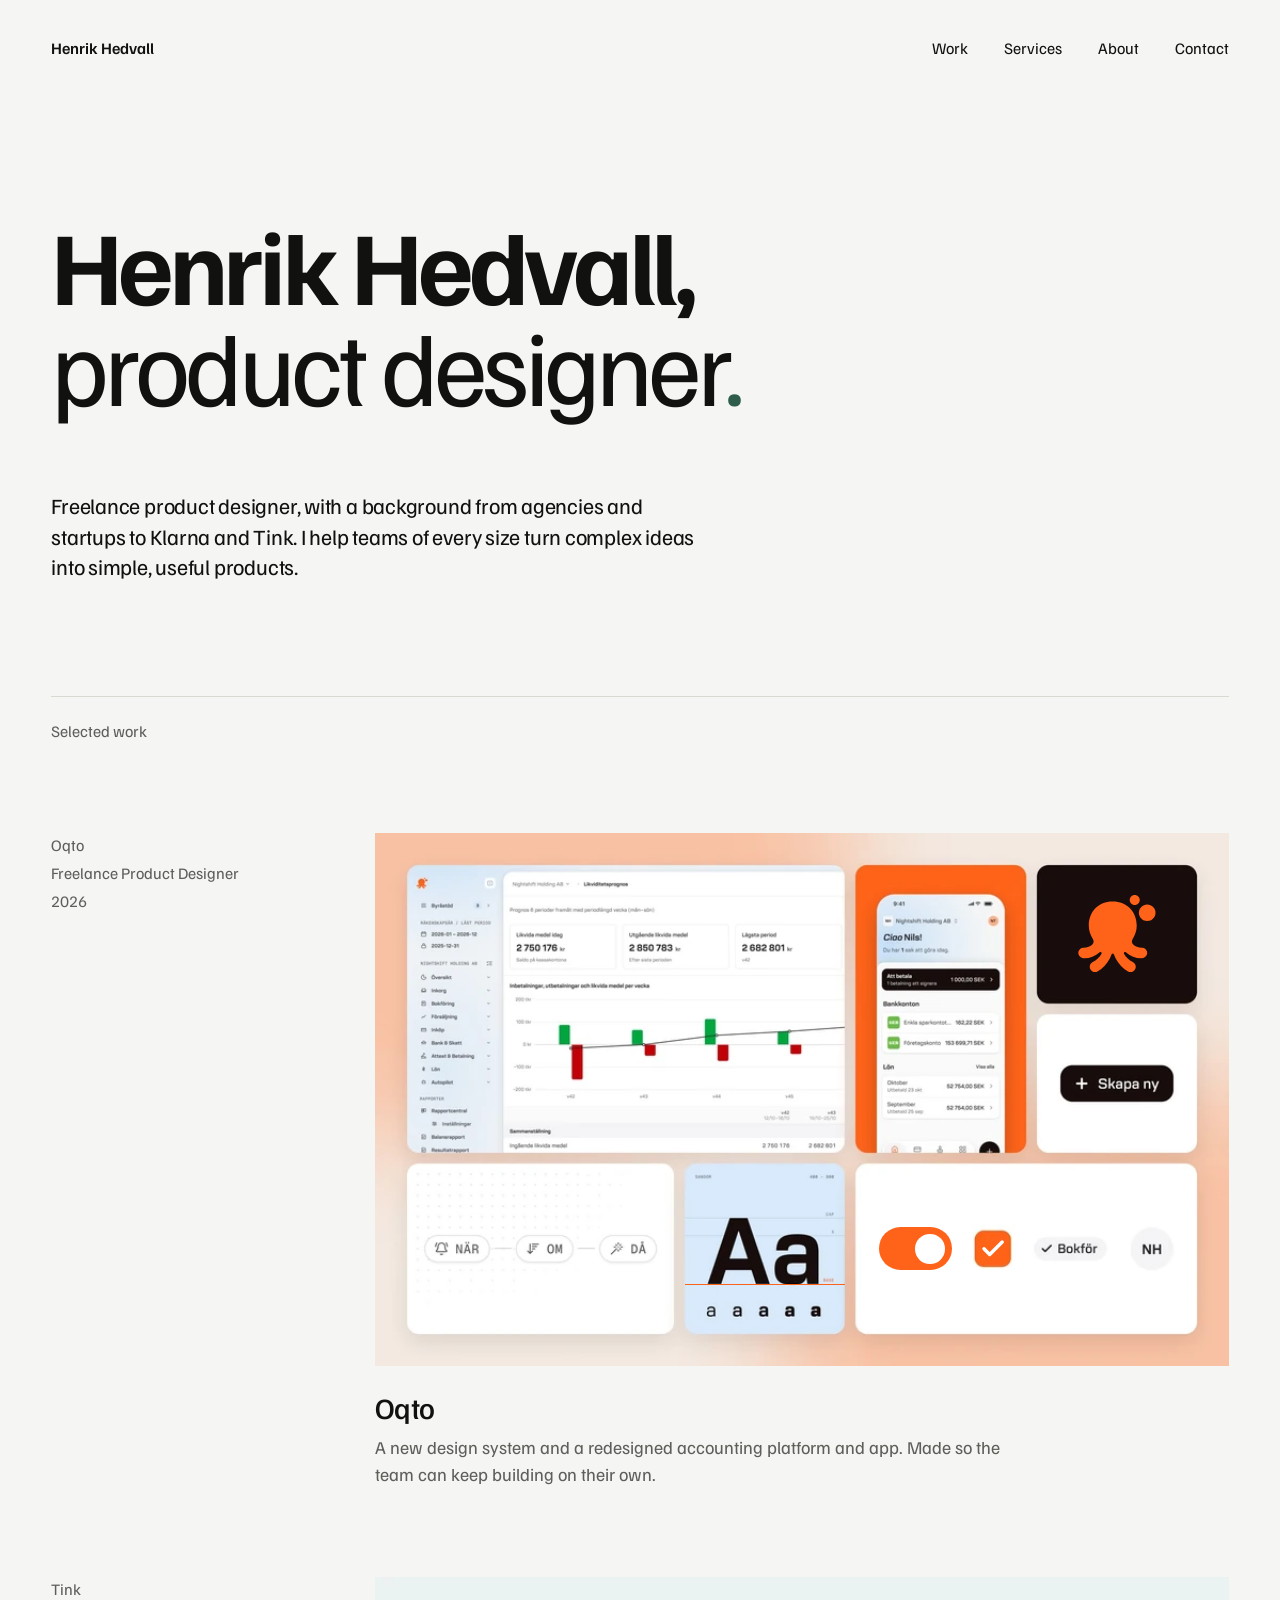
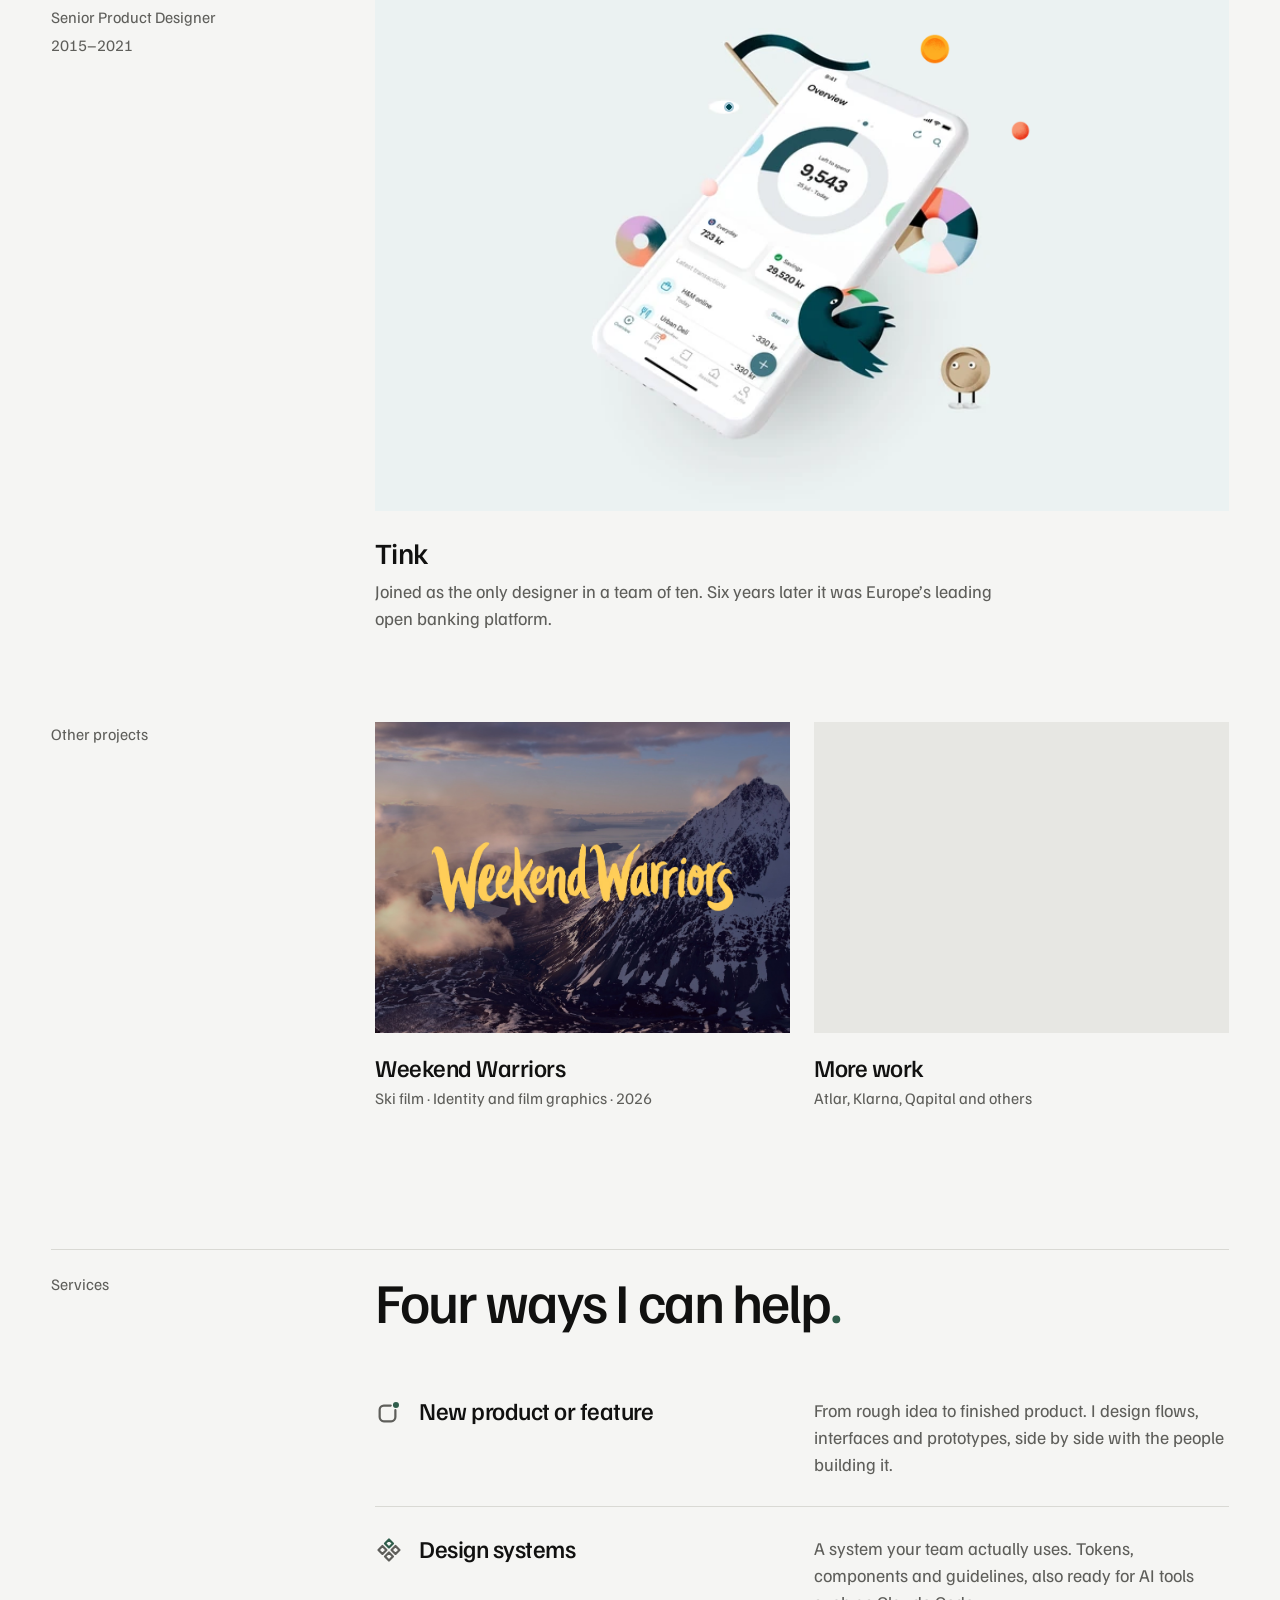
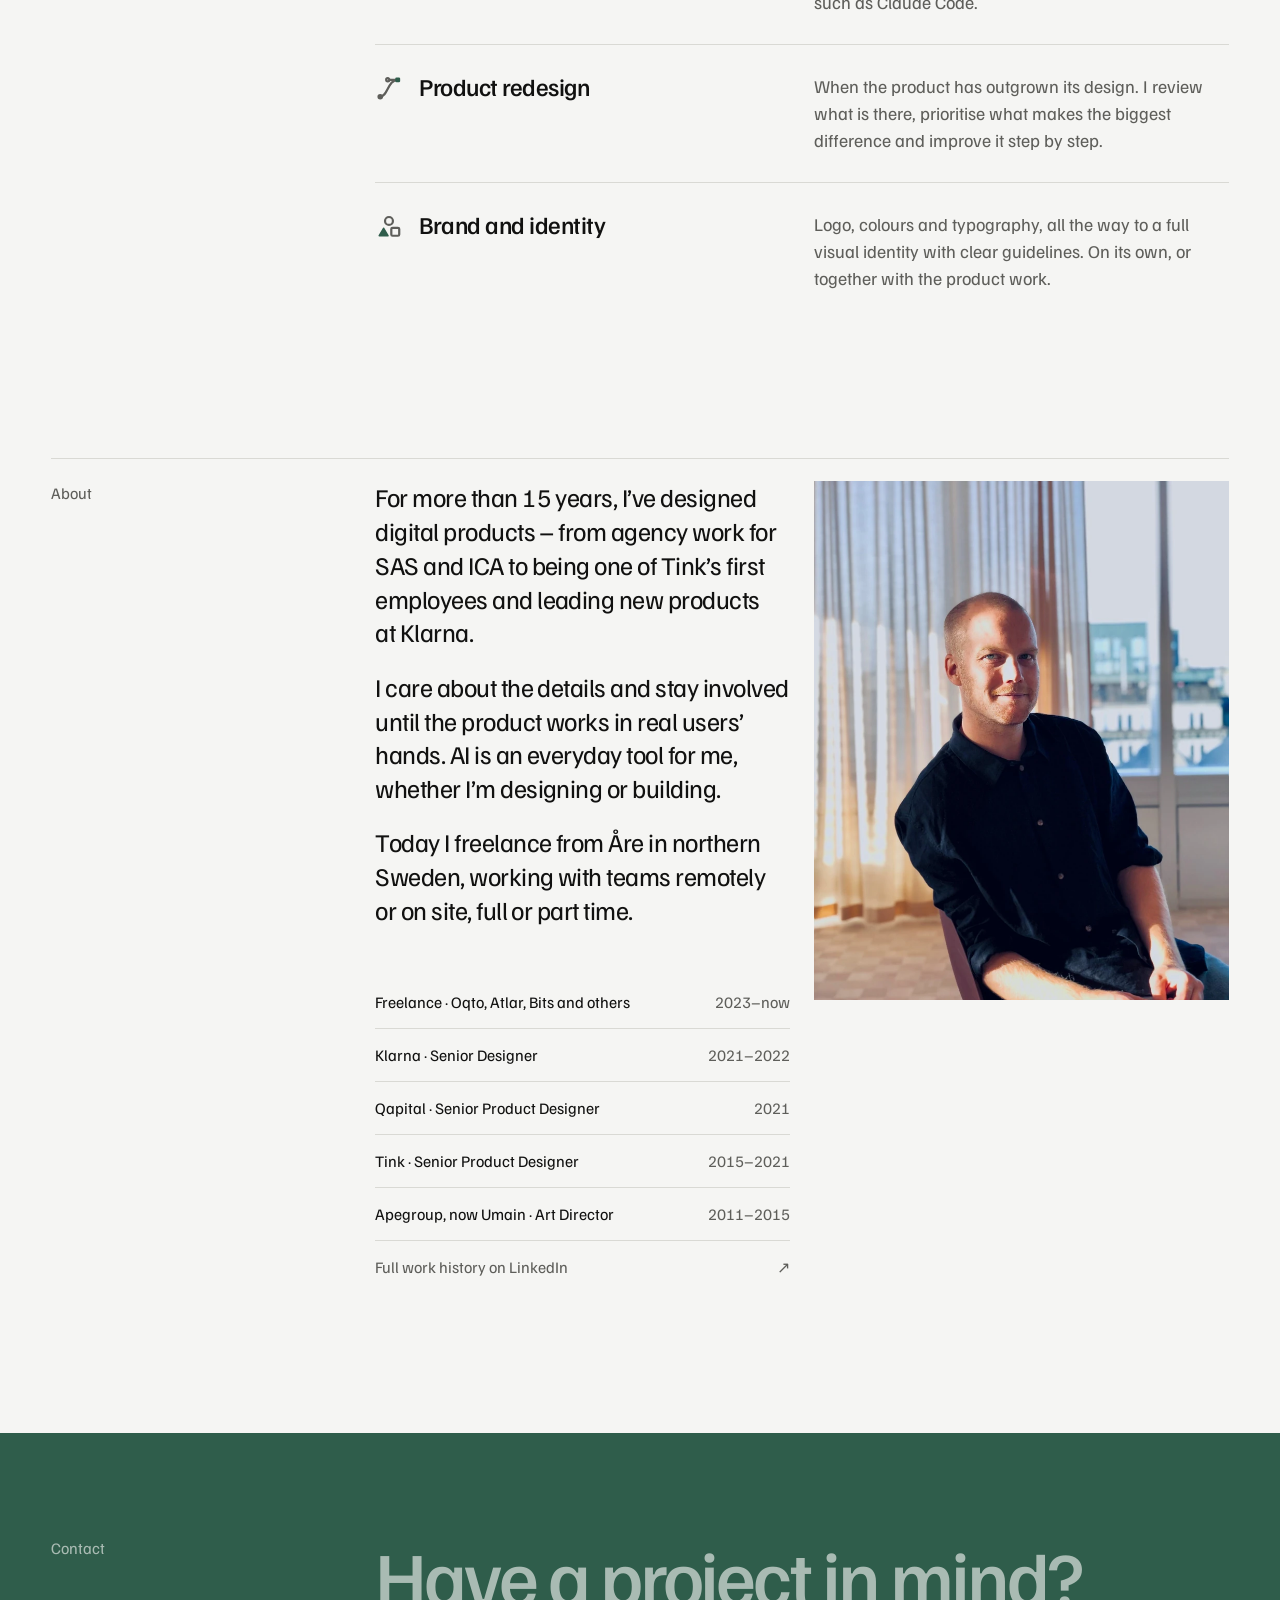
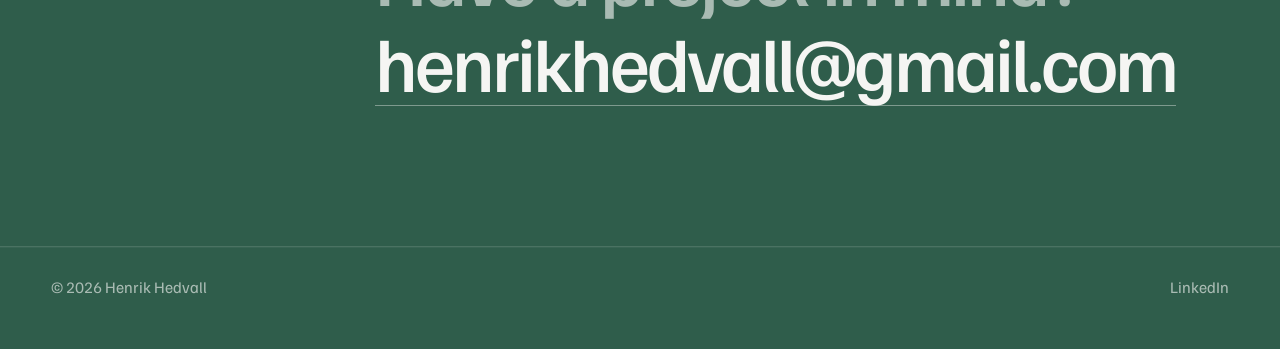
<file: docs/index.html>
<!doctype html>
<html lang="en">
<head>
<meta charset="utf-8">
<meta name="viewport" content="width=device-width, initial-scale=1">
<title>Henrik Hedvall – Freelance product designer</title>
<meta name="description" content="Freelance product designer, with a background from agencies and startups to Klarna and Tink.">
<meta property="og:type" content="website">
<meta property="og:title" content="Henrik Hedvall – Freelance product designer">
<meta property="og:description" content="Freelance product designer, with a background from agencies and startups to Klarna and Tink.">
<meta property="og:image" content="https://henrikhedvall.com/assets/share-start.jpg">
<link rel="canonical" href="https://henrikhedvall.com/">
<meta property="og:url" content="https://henrikhedvall.com/">
<script type="application/ld+json">{"@context": "https://schema.org", "@graph": [{"@type": "Person", "@id": "https://henrikhedvall.com/#henrik", "name": "Henrik Hedvall", "jobTitle": "Freelance product designer", "url": "https://henrikhedvall.com/", "image": "https://henrikhedvall.com/assets/henrik.webp", "sameAs": ["https://www.linkedin.com/in/henrikhedvall/"], "address": {"@type": "PostalAddress", "addressLocality": "Åre", "addressCountry": "SE"}, "knowsAbout": ["Product design", "Design systems", "UX design", "UI design", "Fintech"]}, {"@type": "WebSite", "@id": "https://henrikhedvall.com/#site", "url": "https://henrikhedvall.com/", "name": "Henrik Hedvall", "inLanguage": "en", "publisher": {"@id": "https://henrikhedvall.com/#henrik"}}]}</script>
<meta name="twitter:card" content="summary_large_image">
<meta name="theme-color" content="#F5F5F3">
<link rel="icon" href="favicon.svg" type="image/svg+xml">
<link rel="apple-touch-icon" href="apple-touch-icon.png">
<link rel="preload" href="fonts/familjen-grotesk-latin-wght-normal.woff2" as="font" type="font/woff2" crossorigin>
<link rel="stylesheet" href="css/base.css?v=b94be2dc">
<link rel="stylesheet" href="css/main.css?v=7c22f7ca">
<link rel="stylesheet" href="css/site.css?v=d81ffc0d">
<script>(function(){try{try{localStorage.removeItem("theme")}catch(e){}var t=sessionStorage.getItem("theme");if(t==="dk"||t==="lt")document.documentElement.classList.add(t)}catch(e){}})();</script>
<noscript><style>.rv{opacity:1!important}.rv .zm,.rv .st,.rv .bl{transform:none!important}.rv .st span{opacity:1!important}.rv .ck path{stroke-dashoffset:0!important}.ic .s{stroke-dashoffset:0!important}.ic .nd{transform:none!important}</style></noscript>
</head>
<body data-rvt="0.85">
<div class="pg c-page" id="page">
<div class="c-wrap">

<header class="hdr c-header">
<a class="c-brand" href="#page">Henrik Hedvall</a>
<nav class="c-nav" aria-label="Main menu">
<a href="#work">Work</a>
<a href="#services">Services</a>
<a href="#about">About</a>
<a href="#contact">Contact</a>
</nav>
</header>

<section class="c-1bd8ef" id="top">
<h1 class="c-0eb64b" aria-label="Henrik Hedvall, product designer."><span aria-hidden="true" class="w c-f9675e"><span class="c c-w700" data-c="700,-1">H</span><span class="c c-w700" data-c="700,-1">e</span><span class="c c-w700" data-c="700,-1">n</span><span class="c c-w700" data-c="700,-1">r</span><span class="c c-w700" data-c="700,-1">i</span><span class="c c-w700" data-c="700,-1">k</span></span> <span aria-hidden="true" class="w c-f2ee90"><span class="c c-w700" data-c="700,-1">H</span><span class="c c-w700" data-c="700,-1">e</span><span class="c c-w700" data-c="700,-1">d</span><span class="c c-w700" data-c="700,-1">v</span><span class="c c-w700" data-c="700,-1">a</span><span class="c c-w700" data-c="700,-1">l</span><span class="c c-w700" data-c="700,-1">l</span><span class="c c-w700" data-c="700,-1">,</span></span><br><span aria-hidden="true" class="w c-b80cd1"><span class="c c-w400" data-c="400,1">p</span><span class="c c-w400" data-c="400,1">r</span><span class="c c-2d3d45" data-c="400,1">o</span><span class="c c-w400" data-c="400,1">d</span><span class="c c-w400" data-c="400,1">u</span><span class="c c-w400" data-c="400,1">c</span><span class="c c-w400" data-c="400,1">t</span></span> <span aria-hidden="true" class="w c-fda0ea"><span class="c c-w400" data-c="400,1">d</span><span class="c c-w400" data-c="400,1">e</span><span class="c c-w400" data-c="400,1">s</span><span class="c c-w400" data-c="400,1">i</span><span class="c c-w400" data-c="400,1">g</span><span class="c c-w400" data-c="400,1">n</span><span class="c c-w400" data-c="400,1">e</span><span class="c c-w400" data-c="400,1">r</span><span class="c dot c-779be9" data-c="400,1">.</span></span></h1>

<div class="c-11d5b0">
<p class="r2 c-934982">Freelance product designer, with a background from agencies and startups to Klarna and Tink. I help teams of every size turn complex ideas into simple, useful products.</p><div class="c-3e7436" aria-hidden="true"></div>
</div>
</section>

<section class="c-4fb075" id="work">
<h2 class="c-e5e7d6">Selected work</h2>

<article class="c-d96ef6">
<div class="wm c-d4efab"><span>Oqto</span><span>Freelance Product Designer</span><span>2026</span></div>
<a href="oqto/" class="frame c-34375b">
<div data-rv="1" class="rv c-media">
<div class="ph an"><img class="c-f92d9a" src="assets/oqto-hero-1400.webp?v=7740a8f0" srcset="assets/oqto-hero-800.webp?v=3800a14d 800w, assets/oqto-hero-1400.webp?v=7740a8f0 1400w, assets/oqto-hero.webp?v=daf286f3 2400w" sizes="(min-width: 1440px) 900px, (min-width: 1000px) 62vw, 92vw" fetchpriority="high" decoding="async" alt="Overview of the Oqto redesign: the liquidity forecast, the mobile app, the octopus symbol and a selection of components" width="2400" height="1500">
<div aria-hidden="true">
<svg class="oc" viewBox="0 0 71.76 71.6"><path class="ob" d="M59.2817 48.7584C57.5643 48.7763 55.937 48.483 54.5196 47.9441C53.3847 47.5131 52.3218 46.8425 51.3491 46.0403C49.7396 44.7171 49.4693 42.4061 50.6226 40.6759C52.9885 37.1495 54.3635 32.9107 54.3635 28.3426C54.3635 15.5483 45.0797 6.07685 32.0608 6.13072H32.0428C19.0299 6.08284 9.98036 15.5483 9.98036 28.3426C9.98036 32.9107 11.3615 37.1495 13.7215 40.6759C14.8804 42.4001 14.6042 44.7171 12.9948 46.0403C12.022 46.8425 10.9592 47.5071 9.82423 47.9441C8.40703 48.477 6.77968 48.7763 5.06221 48.7584C1.56731 48.7225 -0.714596 52.4402 0.732614 55.6137C1.5613 57.4278 3.37482 58.5833 5.37447 58.5833C5.58468 58.5833 5.78885 58.5833 6.005 58.5712C8.49112 58.4872 10.9712 58.0144 13.3492 57.0985C15.9073 56.1162 18.1291 54.6374 20.0147 52.9794C20.9515 52.1532 22.3387 53.2065 21.7682 54.3142C21.6841 54.4758 21.6001 54.6374 21.504 54.799C19.9007 57.6433 17.1984 60.2892 13.6314 62.0378C10.2746 63.6722 9.89028 68.2822 12.9708 70.3833L13.115 70.4734C14.5802 71.4074 16.4417 71.569 18.003 70.8148C23.0773 68.3597 26.5542 64.0135 29.3345 59.0858C30.8057 56.5356 30.6136 54.3565 32.1689 54.2004C33.7242 54.3565 33.538 56.5356 35.0032 59.0858C37.7836 64.0075 41.2605 68.3597 46.3347 70.8148C47.902 71.569 49.7576 71.4074 51.2227 70.4734L51.3667 70.3833C54.4476 68.2822 54.0574 63.6722 50.7061 62.0378C47.1394 60.2892 44.4371 57.6433 42.8338 54.799C42.7437 54.6374 42.6537 54.4758 42.5696 54.3142C41.9991 53.201 43.3862 52.1532 44.3231 52.9794C46.2086 54.6374 48.4245 56.1162 50.9886 57.0985C53.3666 58.0144 55.8408 58.4932 58.3326 58.5712C58.5491 58.5833 58.7591 58.5833 58.9635 58.5833C60.9629 58.5833 62.7765 57.4278 63.6052 55.6137C65.0523 52.4402 62.7704 48.7225 59.2756 48.7584H59.2817Z"></path><path class="o1" d="M64.0553 24.0379C68.3074 24.0379 71.7538 20.6015 71.7538 16.3625C71.7538 12.1235 68.3074 8.68718 64.0553 8.68718C59.8038 8.68718 56.3569 12.1235 56.3569 16.3625C56.3569 20.6015 59.8038 24.0379 64.0553 24.0379Z"></path><path class="o2" d="M52.5076 9.24399C55.0684 9.24399 57.1438 7.17462 57.1438 4.62199C57.1438 2.06934 55.0684 0 52.5076 0C49.9476 0 47.872 2.06934 47.872 4.62199C47.872 7.17462 49.9476 9.24399 52.5076 9.24399Z"></path></svg>
<i class="hq q1"></i><i class="hq q2"></i>
<i class="bl"></i>
<i class="sw"><i></i></i>
<svg class="ck" viewBox="0 0 68.27 46.93"><path d="M68.27 0L21.33 46.93L0 25.6" pathLength="1"></path></svg>
</div></div>
</div>
<div class="c-66ebb6">
<h3 class="c-h3">Oqto</h3>
<p class="c-623d69">A new design system and a redesigned accounting platform and app. Made so the team can keep building on their own.</p>
</div>
</a>
</article>

<article class="c-d96ef6">
<div class="wm c-d4efab"><span>Tink</span><span>Senior Product Designer</span><span>2015–2021</span></div>
<a href="tink/" class="frame c-34375b">
<div data-rv="0" class="rv c-media">
<div class="ph tk"><img class="c-f92d9a" src="assets/tink-hero-1400.webp?v=5b342a9c" srcset="assets/tink-hero-800.webp?v=cdab440d 800w, assets/tink-hero-1400.webp?v=5b342a9c 1400w, assets/tink-hero.webp?v=653ef2a5 2400w" sizes="(min-width: 1440px) 900px, (min-width: 1000px) 62vw, 92vw" loading="lazy" decoding="async" alt="The Tink app overview on a phone, surrounded by illustrations" width="2400" height="1500"><i class="ey" aria-hidden="true"></i><img class="fl fa" src="assets/tink-circle-a.png?v=4cb28c6b" alt="" aria-hidden="true"><img class="fl fb" src="assets/tink-circle-b.png?v=ef1778e0" alt="" aria-hidden="true"></div>
</div>
<div class="c-66ebb6">
<h3 class="c-h3">Tink</h3>
<p class="c-623d69">Joined as the only designer in a team of ten. Six years later it was Europe’s leading open banking platform.</p>
</div>
</a>
</article>

<div class="c-d96ef6">
<div class="c-d4efab"><span>Other projects</span></div>
<div class="c-d9cca0">
<article class="c-card">
<a class="c-card" href="weekend-warriors/">
<div data-rv="2" class="frame rv c-media">
<video class="ph c-51b9cf" data-vid="1" src="assets/ww-hero.mp4?v=6cf41d6e" poster="assets/ww-hero-poster.jpg?v=d07b64ed" width="1920" height="1200" muted loop playsinline preload="metadata" aria-label="The Weekend Warriors wordmark writing itself over a mountain ridge at sunset"></video>
</div>
<div class="c-bc8afc">
<h3 class="c-h3-small">Weekend Warriors</h3>
<p class="c-note">Ski film · Identity and film graphics · 2026</p>
</div>
</a>
</article>
<article class="c-card">
<a class="c-card" href="more-work/">
<div data-rv="3" class="frame rv c-media">
<div class="ph sl c-a904ae"><img src="assets/klarna-1400.webp?v=cf3ee3b1" srcset="assets/klarna-800.webp?v=1632f98d 800w, assets/klarna-1400.webp?v=cf3ee3b1 1400w, assets/klarna.webp?v=c2ec31b9 2000w" sizes="(min-width: 1440px) 440px, (min-width: 700px) 46vw, 92vw" loading="lazy" decoding="async" alt="A selection of other work: Klarna, Reda, Qapital, Atlar, Romo Bygg and Svartanatt"><img src="assets/reda-1400.webp?v=4808bd28" srcset="assets/reda-800.webp?v=6d27b80f 800w, assets/reda-1400.webp?v=4808bd28 1400w, assets/reda.webp?v=25da7afc 2000w" sizes="(min-width: 1440px) 900px, (min-width: 1000px) 62vw, 92vw" loading="lazy" decoding="async" alt=""><img src="assets/qapital-1400.webp?v=959d8aa3" srcset="assets/qapital-800.webp?v=63ede01c 800w, assets/qapital-1400.webp?v=959d8aa3 1400w, assets/qapital.webp?v=d6125b61 2000w" sizes="(min-width: 1440px) 440px, (min-width: 700px) 46vw, 92vw" loading="lazy" decoding="async" alt=""><img src="assets/atlar-1400.webp?v=14fc0f2c" srcset="assets/atlar-800.webp?v=8c4171fc 800w, assets/atlar-1400.webp?v=14fc0f2c 1400w, assets/atlar.webp?v=b481b321 2000w" sizes="(min-width: 1440px) 440px, (min-width: 700px) 46vw, 92vw" loading="lazy" decoding="async" alt=""><img src="assets/romo-bygg-1400.webp?v=65a22afa" srcset="assets/romo-bygg-800.webp?v=08e04709 800w, assets/romo-bygg-1400.webp?v=65a22afa 1400w, assets/romo-bygg.webp?v=75eb3ef7 2000w" sizes="(min-width: 1440px) 440px, (min-width: 700px) 46vw, 92vw" loading="lazy" decoding="async" alt=""><img src="assets/svartanatt.webp?v=5b456b6b" srcset="assets/svartanatt-800.webp?v=5c56de17 800w, assets/svartanatt.webp?v=5b456b6b 1600w" sizes="(min-width: 1440px) 440px, (min-width: 700px) 46vw, 92vw" loading="lazy" decoding="async" alt=""></div>
</div>
<div class="c-bc8afc">
<h3 class="c-h3-small">More work</h3>
<p class="c-note">Atlar, Klarna, Qapital and others</p>
</div>
</a>
</article>
</div>
</div>
</section>

<section class="c-sec-row" id="services">
<h2 class="label c-eyebrow">Services</h2>
<div class="c-cdea6d">
<p class="c-e6c089">Four ways I can help<span class="c-cb9cb9">.</span></p>
<div class="c-stack">

<div class="svc-row c-e2e9c7">
<div data-svc="0" class="svc c-svc-head">
<svg class="ic" viewBox="0 0 24 24" aria-hidden="true"><path class="s ap" d="M17.5 10.5v5.9a3.6 3.6 0 0 1-3.6 3.6H7.6A3.6 3.6 0 0 1 4 16.4v-6.3a3.6 3.6 0 0 1 3.6-3.6h5.9" pathLength="1"></path><circle class="nd" cx="18" cy="6" r="2.6"></circle></svg>
<h3 class="c-h3-small">New product or feature</h3>
</div>
<p class="c-body-muted">From rough idea to finished product. I design flows, interfaces and prototypes, side by side with the people building it.</p>
</div>

<div class="svc-row c-6560a6">
<div data-svc="1" class="svc c-svc-head">
<svg class="ic" viewBox="0 0 24 24" aria-hidden="true"><path class="s k dm d1" d="M12 3l3.4 3.4-3.4 3.4-3.4-3.4z" pathLength="1"></path><path class="s dm d2" d="M6.4 8.6l3.4 3.4-3.4 3.4-3.4-3.4z" pathLength="1"></path><path class="s dm d3" d="M17.6 8.6l3.4 3.4-3.4 3.4-3.4-3.4z" pathLength="1"></path><path class="s dm d4" d="M12 14.2l3.4 3.4-3.4 3.4-3.4-3.4z" pathLength="1"></path></svg>
<h3 class="c-h3-small">Design systems</h3>
</div>
<p class="c-body-muted">A system your team actually uses. Tokens, components and guidelines, also ready for AI tools such as Claude Code.</p>
</div>

<div class="svc-row c-6560a6">
<div data-svc="2" class="svc c-svc-head">
<svg class="ic" viewBox="0 0 24 24" aria-hidden="true"><path class="s cv" d="M4.5 19.5C11 19.5 11 5 19.5 5" pathLength="1"></path><path class="s hl" d="M19.5 5H12.4" pathLength="1"></path><circle class="s kb" cx="11" cy="5" r="1.4" pathLength="1"></circle><circle class="nd g st" cx="4.5" cy="19.5" r="2.4"></circle><rect class="nd st" x="17.4" y="2.9" width="4.2" height="4.2" rx="1.1"></rect></svg>
<h3 class="c-h3-small">Product redesign</h3>
</div>
<p class="c-body-muted">When the product has outgrown its design. I review what is there, prioritise what makes the biggest difference and improve it step by step.</p>
</div>

<div class="svc-row c-6560a6">
<div data-svc="3" class="svc c-svc-head">
<svg class="ic" viewBox="0 0 24 24" aria-hidden="true"><path class="nd bt c-73754b" d="M7.4 14l3.7 6.4H3.7z"></path><circle class="s bc" cx="12" cy="7.7" r="3.4" pathLength="1"></circle><rect class="s bs c-49e06b" x="14" y="13.6" width="6.8" height="6.8" rx="1.1" pathLength="1"></rect></svg>
<h3 class="c-h3-small">Brand and identity</h3>
</div>
<p class="c-body-muted">Logo, colours and typography, all the way to a full visual identity with clear guidelines. On its own, or together with the product work.</p>
</div>

</div>
</div>
</section>

<section class="c-sec-row" id="about">
<h2 class="label c-eyebrow">About</h2>
<div class="c-84e55a">
<div class="c-241d5d">
<div class="c-717a55">
<p class="c-deb068">For more than 15 years, I’ve designed digital products – from agency work for SAS and ICA to being one of Tink’s first employees and leading new products at Klarna.</p>
<p class="c-deb068">I care about the details and stay involved until the product works in real users’ hands. AI is an everyday tool for me, whether I’m designing or building.</p>
<p class="c-deb068">Today I freelance from Åre in northern Sweden, working with teams remotely or on site, full or part time.</p>
</div>
<div class="c-5a4dd7">
<div class="c-9900d7">
<span>Freelance · Oqto, Atlar, Bits and others</span>
<span class="c-years">2023–now</span>
</div>
<div class="c-job">
<span>Klarna · Senior Designer</span>
<span class="c-years">2021–2022</span>
</div>
<div class="c-job">
<span>Qapital · Senior Product Designer</span>
<span class="c-years">2021</span>
</div>
<div class="c-job">
<span>Tink · Senior Product Designer</span>
<span class="c-years">2015–2021</span>
</div>
<div class="c-job">
<span>Apegroup, now Umain · Art Director</span>
<span class="c-years">2011–2015</span>
</div>
<a class="c-983ea1" href="https://www.linkedin.com/in/henrikhedvall/" target="_blank" rel="noopener"><span>Full work history on LinkedIn</span><span aria-hidden="true">↗</span></a>
</div>
</div>
<img class="c-37434e" src="assets/henrik.webp?v=f7c9ee72" srcset="assets/henrik-800.webp?v=461e327d 800w, assets/henrik.webp?v=f7c9ee72 1600w" sizes="(min-width: 1440px) 440px, (min-width: 700px) 46vw, 92vw" loading="lazy" decoding="async" alt="Henrik Hedvall, seated by a window in warm afternoon light" width="1600" height="2000">
</div>
</section>

<section id="contact" class="bleed c-d41c83">
<h2 class="label c-3a19ce">Contact</h2>
<div class="c-ff5913">
<p class="c-d10982">Have a project in mind?</p>
<a href="mailto:henrikhedvall@gmail.com" class="mail c-31921e">henrikhedvall@gmail.com</a>
</div>
</section>

<footer class="bleed c-7f6a8b"><span>© 2026 Henrik Hedvall</span><a href="https://www.linkedin.com/in/henrikhedvall/" target="_blank" rel="noopener" class="foot">LinkedIn</a></footer>


</div>
</div>
<script src="js/site.js?v=495a7c48" defer></script>
</body>
</html>
</file>
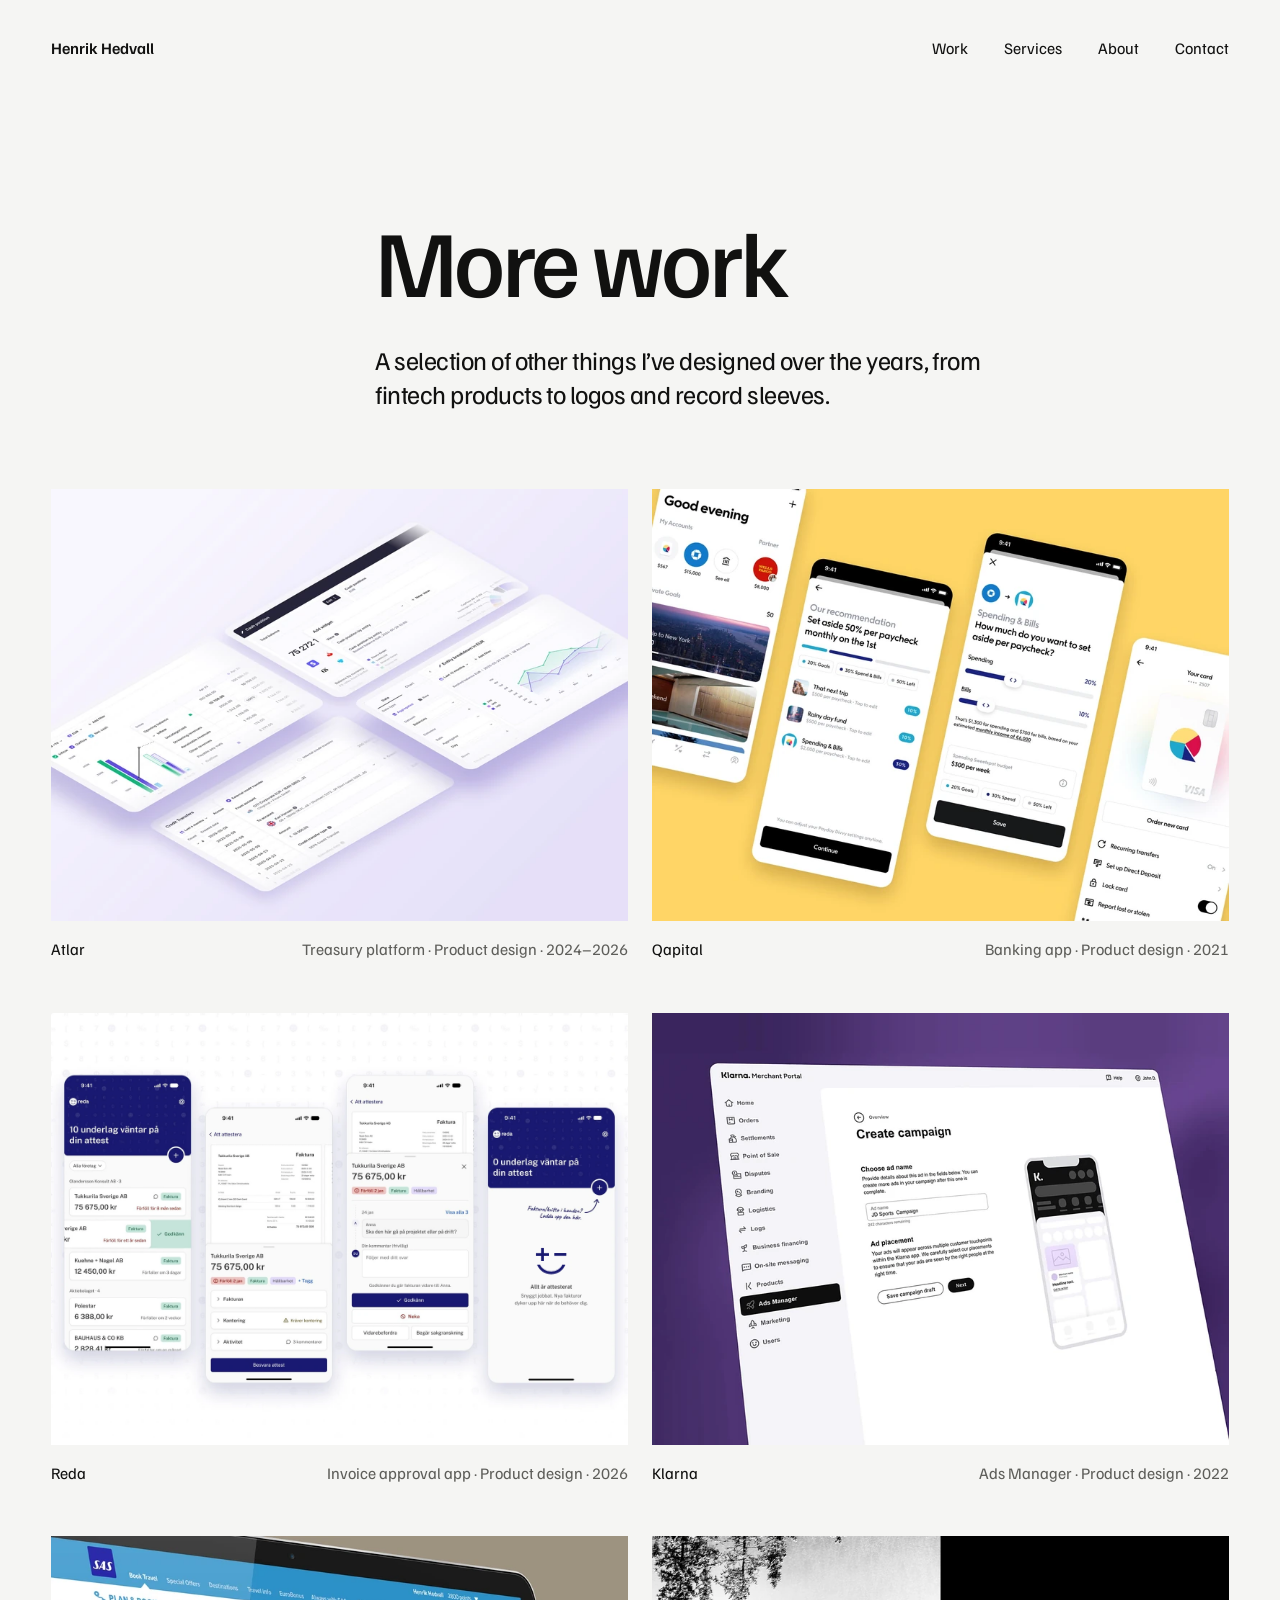
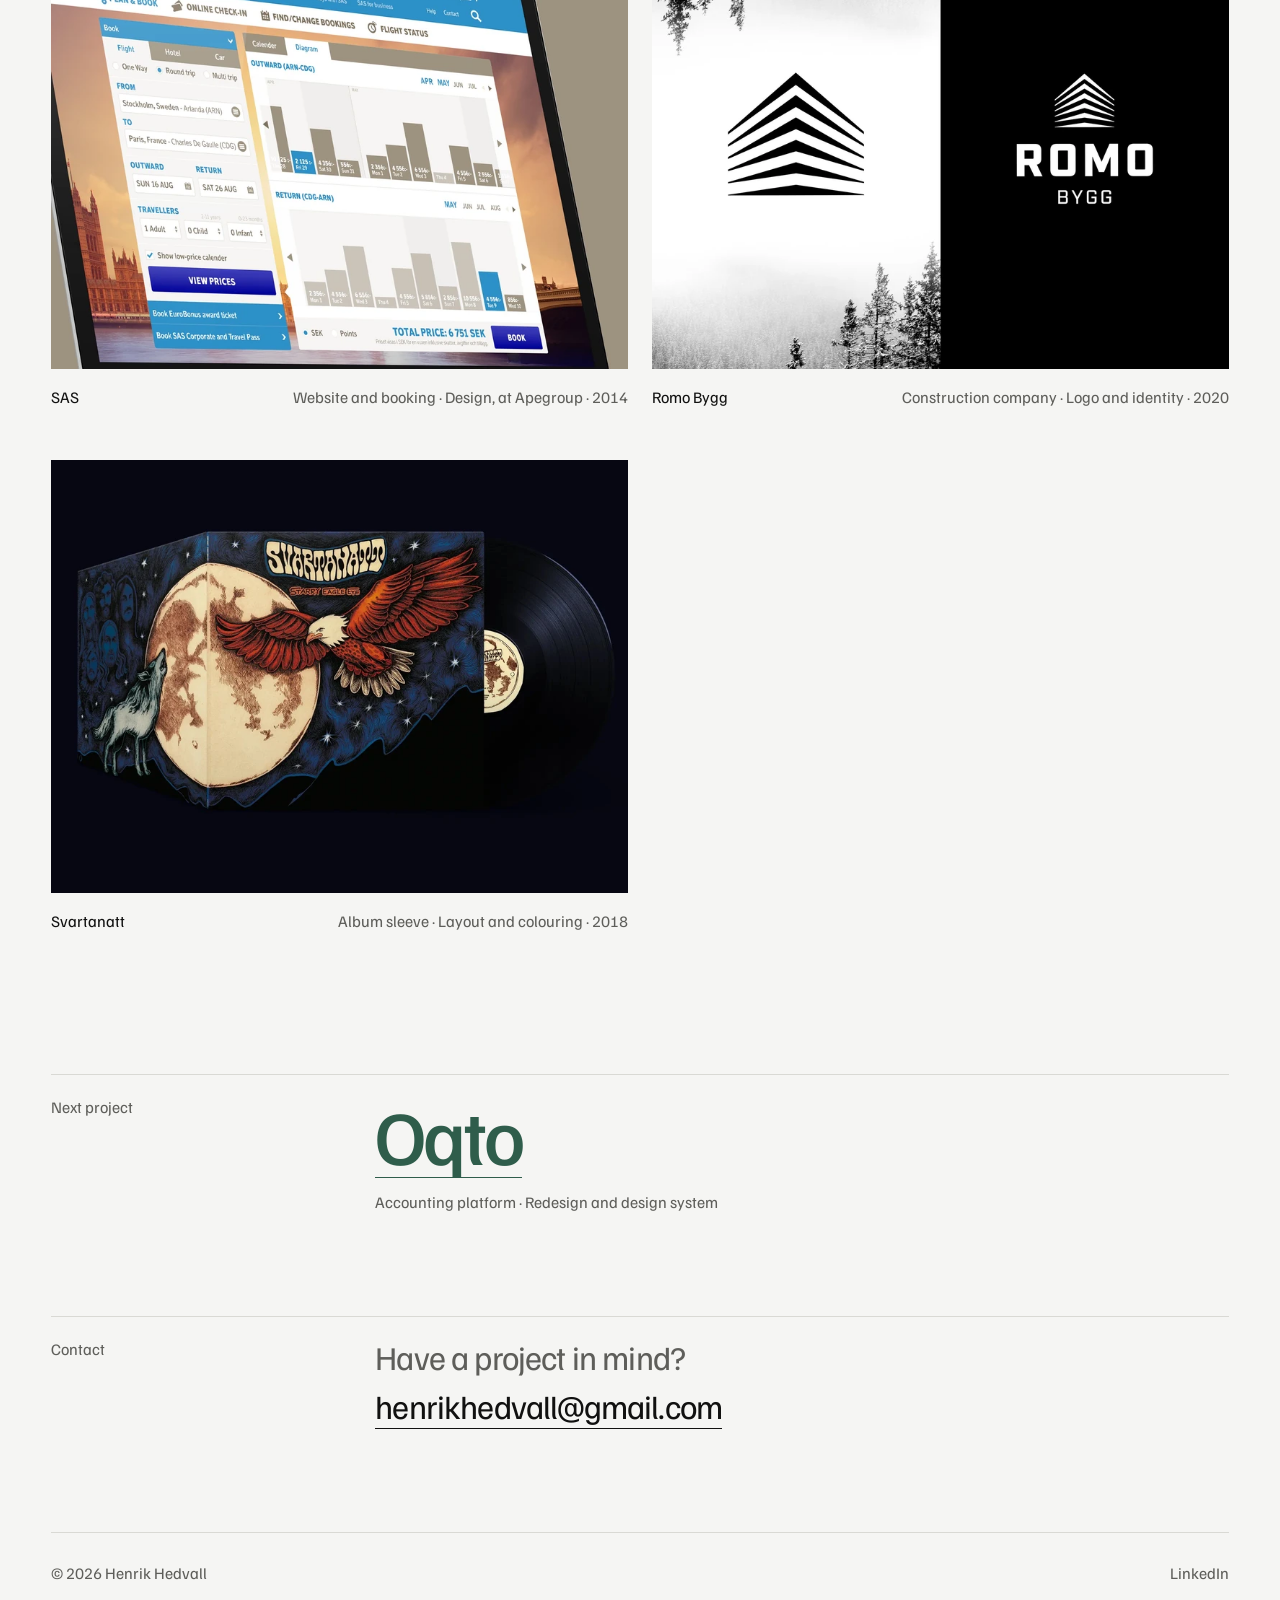
<file: docs/more-work/index.html>
<!doctype html>
<html lang="en">
<head>
<meta charset="utf-8">
<meta name="viewport" content="width=device-width, initial-scale=1">
<title>More work: Atlar, Klarna, Qapital – Henrik Hedvall</title>
<meta name="description" content="A selection of other things I’ve designed over the years, from fintech products to logos and record sleeves.">
<meta property="og:type" content="website">
<meta property="og:title" content="More work: Atlar, Klarna, Qapital – Henrik Hedvall">
<meta property="og:description" content="A selection of other things I’ve designed over the years, from fintech products to logos and record sleeves.">
<meta property="og:image" content="https://henrikhedvall.com/assets/atlar.jpg">
<link rel="canonical" href="https://henrikhedvall.com/more-work/">
<meta property="og:url" content="https://henrikhedvall.com/more-work/">
<meta name="twitter:card" content="summary_large_image">
<meta name="theme-color" content="#F5F5F3">
<link rel="icon" href="../favicon.svg" type="image/svg+xml">
<link rel="apple-touch-icon" href="../apple-touch-icon.png">
<link rel="preload" href="../fonts/familjen-grotesk-latin-wght-normal.woff2" as="font" type="font/woff2" crossorigin>
<link rel="stylesheet" href="../css/base.css?v=b94be2dc">
<link rel="stylesheet" href="../css/site.css?v=d81ffc0d">
<script>(function(){try{try{localStorage.removeItem("theme")}catch(e){}var t=sessionStorage.getItem("theme");if(t==="dk"||t==="lt")document.documentElement.classList.add(t)}catch(e){}})();</script>
<noscript><style>.rv{opacity:1!important}.rv .zm,.rv .st,.rv .bl{transform:none!important}.rv .st span{opacity:1!important}.rv .ck path{stroke-dashoffset:0!important}.ic .s{stroke-dashoffset:0!important}.ic .nd{transform:none!important}</style></noscript>
</head>
<body data-rvt="1.02">
<div class="pg c-page" id="page">
<div aria-hidden="true" class="bar c-bar-start"></div>
<div class="c-wrap">

<header class="hdr c-header">
<a class="c-brand" href="../">Henrik Hedvall</a>
<nav class="c-nav" aria-label="Main menu">
<a href="../#work">Work</a>
<a href="../#services">Services</a>
<a href="../#about">About</a>
<a href="../#contact">Contact</a>
</nav>
</header>

<section class="c-top">
<div class="c-3e7436" aria-hidden="true"></div>
<div class="r1 c-top-body">
<h1 class="c-title">More work</h1>
<p class="c-lead">A selection of other things I’ve designed over the years, from fintech products to logos and record sleeves.</p>
</div>
</section>

<div class="mw c-dfa173">
<figure class="c-figure">
<div data-rv="0" data-lb="1" tabindex="0" role="button" aria-label="Enlarge image" class="rv c-media"><img class="zm" src="../assets/atlar-1400.webp?v=14fc0f2c" srcset="../assets/atlar-800.webp?v=8c4171fc 800w, ../assets/atlar-1400.webp?v=14fc0f2c 1400w, ../assets/atlar.webp?v=b481b321 2000w" sizes="(min-width: 1440px) 600px, (min-width: 900px) 46vw, 92vw" fetchpriority="high" decoding="async" data-lbsrc="../assets/atlar-xl.webp?v=a5dd4f40" alt="Four views from the Atlar treasury platform: cash flow forecast, custom dashboard, cash reporting and credit transfers" width="2000" height="1500"></div>
<figcaption class="c-caption"><span>Atlar</span><span class="c-muted">Treasury platform · Product design · 2024–2026</span></figcaption>
</figure>
<figure class="c-figure">
<div data-rv="5" data-lb="1" tabindex="0" role="button" aria-label="Enlarge image" class="rv c-media"><img class="zm" src="../assets/qapital-1400.webp?v=959d8aa3" srcset="../assets/qapital-800.webp?v=63ede01c 800w, ../assets/qapital-1400.webp?v=959d8aa3 1400w, ../assets/qapital.webp?v=d6125b61 2000w" sizes="(min-width: 1440px) 600px, (min-width: 900px) 46vw, 92vw" loading="lazy" decoding="async" data-lbsrc="../assets/qapital-xl.webp?v=7f294b60" alt="Four screens from the Qapital app: overview, payday recommendation, spending and bills, and the card" width="2000" height="1500"></div>
<figcaption class="c-caption"><span>Qapital</span><span class="c-muted">Banking app · Product design · 2021</span></figcaption>
</figure>
<figure class="c-figure">
<div data-rv="6" data-lb="1" tabindex="0" role="button" aria-label="Enlarge image" class="rv c-media"><div class="zm fw"><img src="../assets/reda-1400.webp?v=4808bd28" srcset="../assets/reda-800.webp?v=6d27b80f 800w, ../assets/reda-1400.webp?v=4808bd28 1400w, ../assets/reda.webp?v=25da7afc 2000w" sizes="(min-width: 1440px) 1200px, 92vw" loading="lazy" decoding="async" data-lbsrc="../assets/reda-xl.webp?v=eb6fc032" alt="Four screens from the Reda app: invoices waiting for approval with one swiped to approve, an invoice, a reply to an approval request, and the all-done state" width="2000" height="1500"><video class="fv dt" data-vid="1" src="../assets/reda-invoice.mp4?v=170c38ba" muted loop playsinline preload="metadata" aria-hidden="true" tabindex="-1"></video><div class="fc" aria-hidden="true"><svg viewBox="0 0 96 86.4" focusable="false"><g class="fp"><path d="M41.12 16H0V24.8H41.12V16Z" fill="currentColor"></path><path d="M24.8 0H16V41.12H24.8V0Z" fill="currentColor"></path></g><path class="fo" d="M96.16 16H58V24.8H96.16V16Z" fill="currentColor"></path><path class="fm" d="M3 56C11.4 74.08 27.4 86.08 48.04 86.08C69 86.08 85 74.08 93.08 56H83.4C77 68.48 65.8 77.28 48.04 77.28C30.6 77.28 19 68.48 12.68 56H3Z" fill="currentColor"></path></svg></div></div></div>
<figcaption class="c-caption"><span>Reda</span><span class="c-muted">Invoice approval app · Product design · 2026</span></figcaption>
</figure>
<figure class="c-figure">
<div data-rv="2" data-lb="1" tabindex="0" role="button" aria-label="Enlarge image" class="rv c-media"><img class="zm" src="../assets/klarna-1400.webp?v=cf3ee3b1" srcset="../assets/klarna-800.webp?v=1632f98d 800w, ../assets/klarna-1400.webp?v=cf3ee3b1 1400w, ../assets/klarna.webp?v=c2ec31b9 2000w" sizes="(min-width: 1440px) 600px, (min-width: 900px) 46vw, 92vw" data-lbsrc="../assets/klarna.webp?v=c2ec31b9" loading="lazy" decoding="async" alt="The Create campaign view in Klarna Ads Manager, with a phone preview of the ad, shown in perspective on purple" width="2000" height="1500"></div>
<figcaption class="c-caption"><span>Klarna</span><span class="c-muted">Ads Manager · Product design · 2022</span></figcaption>
</figure>
<figure class="c-figure">
<div data-rv="4" data-lb="1" tabindex="0" role="button" aria-label="Enlarge image" class="rv c-media"><img class="zm" src="../assets/sas-1400.webp?v=95d7d57b" srcset="../assets/sas-800.webp?v=e8cb24e1 800w, ../assets/sas-1400.webp?v=95d7d57b 1400w, ../assets/sas.webp?v=e1bd2546 2000w" sizes="(min-width: 1440px) 600px, (min-width: 900px) 46vw, 92vw" data-lbsrc="../assets/sas.webp?v=e1bd2546" loading="lazy" decoding="async" alt="The SAS website on a laptop, showing the flight booking panel next to a low-price diagram for outward and return dates" width="2000" height="1500"></div>
<figcaption class="c-caption"><span>SAS</span><span class="c-muted">Website and booking · Design, at Apegroup · 2014</span></figcaption>
</figure>
<figure class="c-figure">
<div data-rv="1" data-lb="1" tabindex="0" role="button" aria-label="Enlarge image" class="rv c-media"><img class="zm" src="../assets/romo-bygg-1400.webp?v=65a22afa" srcset="../assets/romo-bygg-800.webp?v=08e04709 800w, ../assets/romo-bygg-1400.webp?v=65a22afa 1400w, ../assets/romo-bygg.webp?v=75eb3ef7 2000w" sizes="(min-width: 1440px) 600px, (min-width: 900px) 46vw, 92vw" loading="lazy" decoding="async" data-lbsrc="../assets/romo-bygg-xl.webp?v=5f4e443e" alt="The Romo Bygg logo, shown over a misty forest and on black" width="2000" height="1500"></div>
<figcaption class="c-caption"><span>Romo Bygg</span><span class="c-muted">Construction company · Logo and identity · 2020</span></figcaption>
</figure>
<figure class="c-figure">
<div data-rv="3" data-lb="1" tabindex="0" role="button" aria-label="Enlarge image" class="rv c-media"><img class="zm" src="../assets/svartanatt.webp?v=5b456b6b" srcset="../assets/svartanatt-800.webp?v=5c56de17 800w, ../assets/svartanatt.webp?v=5b456b6b 1600w" sizes="(min-width: 1440px) 600px, (min-width: 900px) 46vw, 92vw" loading="lazy" decoding="async" data-lbsrc="../assets/svartanatt-xl.webp?v=19280d7c" alt="A gatefold vinyl sleeve for Svartanatt with an eagle, a wolf and a full moon" width="2000" height="1500"></div>
<figcaption class="c-caption"><span>Svartanatt</span><span class="c-muted">Album sleeve · Layout and colouring · 2018</span></figcaption>
</figure>
</div>

<section class="c-sec-end">
<h2 class="c-eyebrow">Next project</h2>
<div class="c-step-body">
<a class="c-next-link" href="../oqto/">Oqto</a>
<p class="c-note">Accounting platform · Redesign and design system</p>
</div>
</section>

<section class="c-sec-end">
<h2 class="c-eyebrow">Contact</h2>
<div class="c-contact-body">
<p class="c-muted-p">Have a project in mind?</p>
<a class="c-link-underline" href="mailto:henrikhedvall@gmail.com">henrikhedvall@gmail.com</a>
</div>
</section>

<footer class="c-footer">
<span>© 2026 Henrik Hedvall</span>
<a class="c-muted" href="https://www.linkedin.com/in/henrikhedvall/" target="_blank" rel="noopener">LinkedIn</a>
</footer>


</div>
</div>
<script src="../js/site.js?v=495a7c48" defer></script>
</body>
</html>
</file>
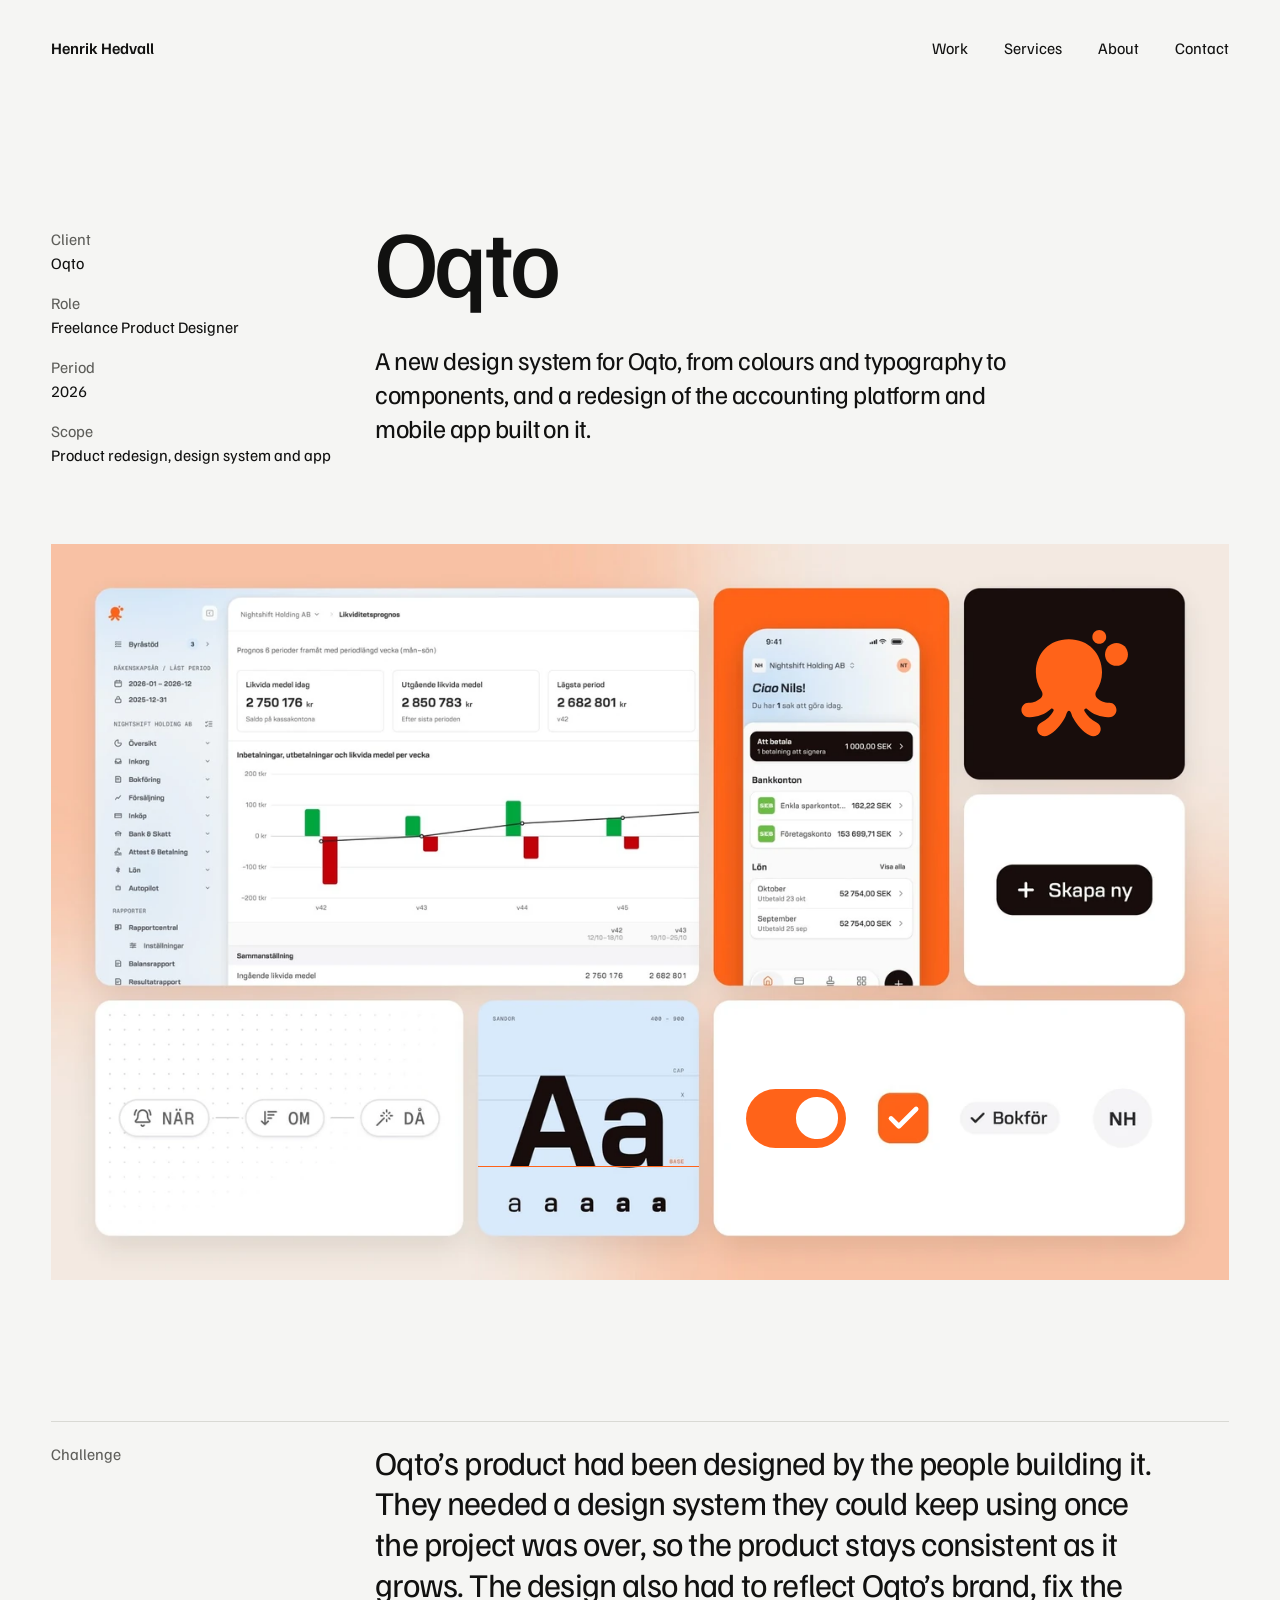
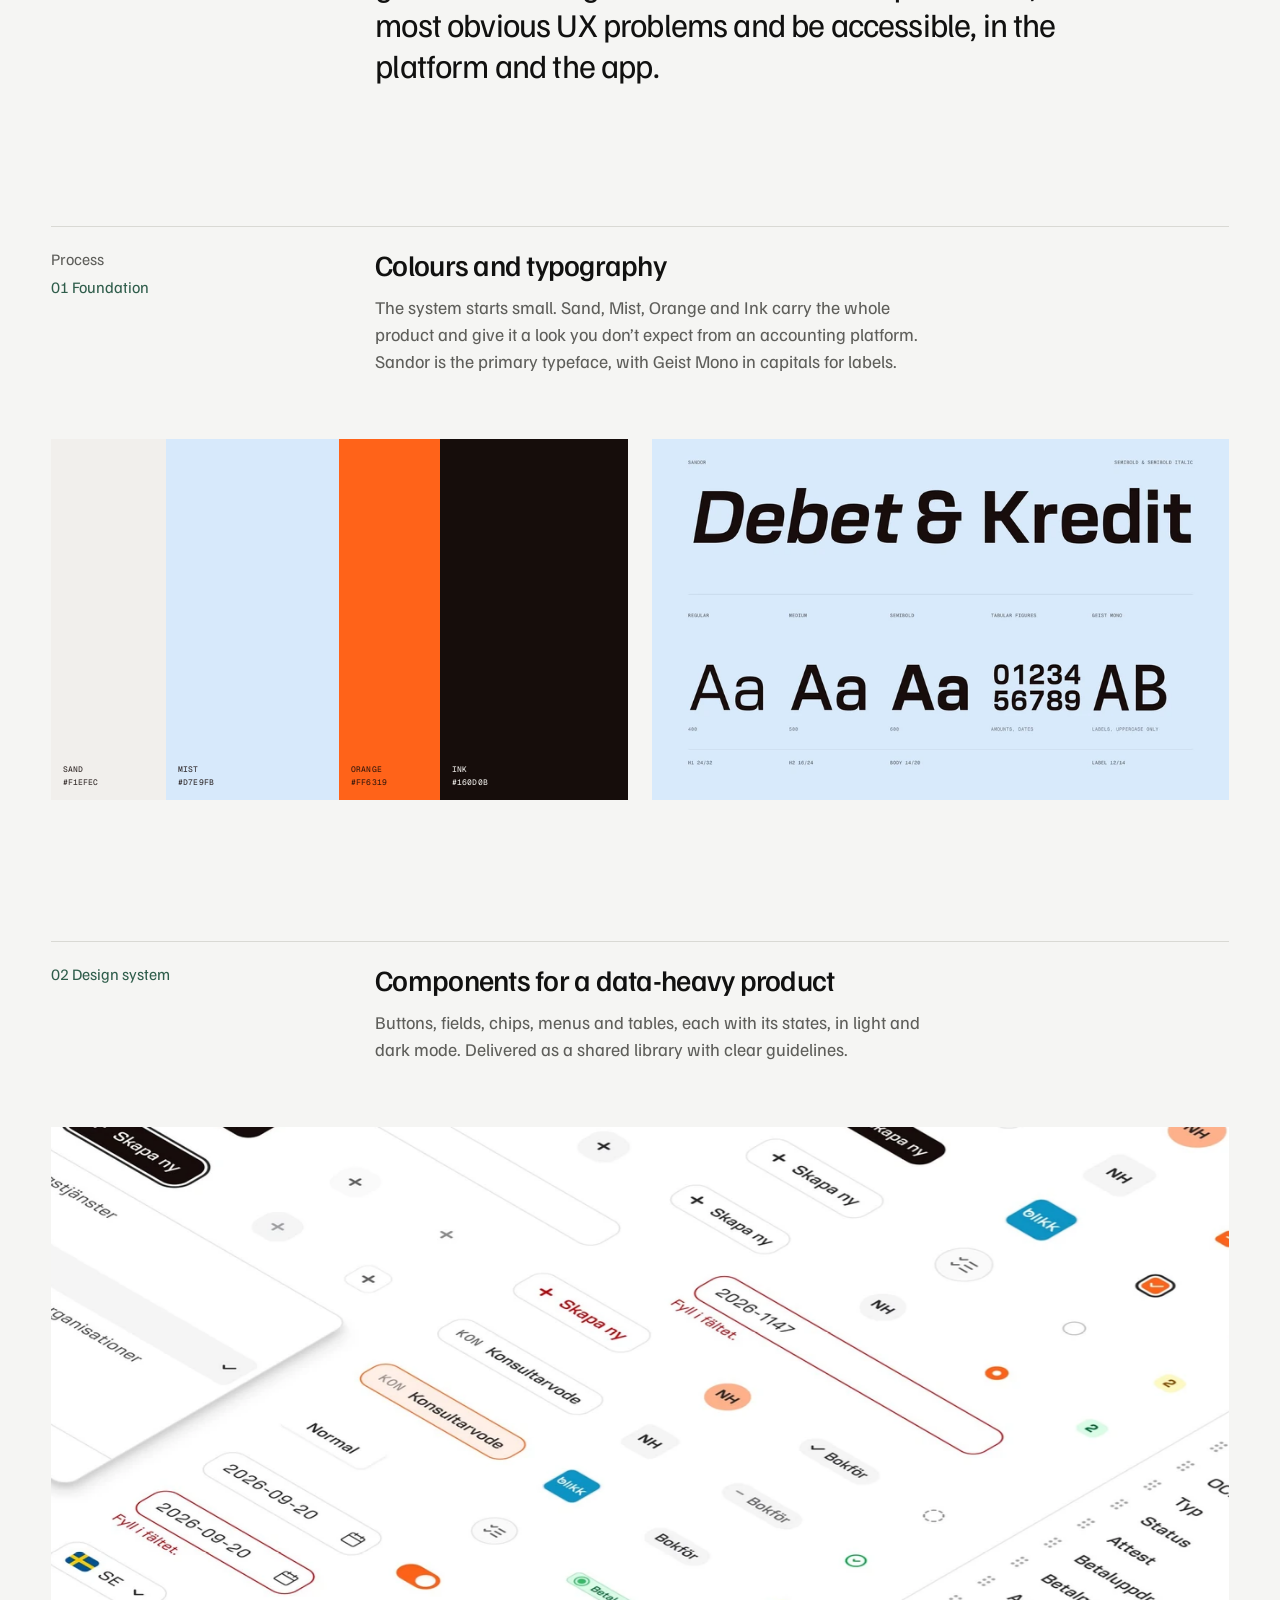
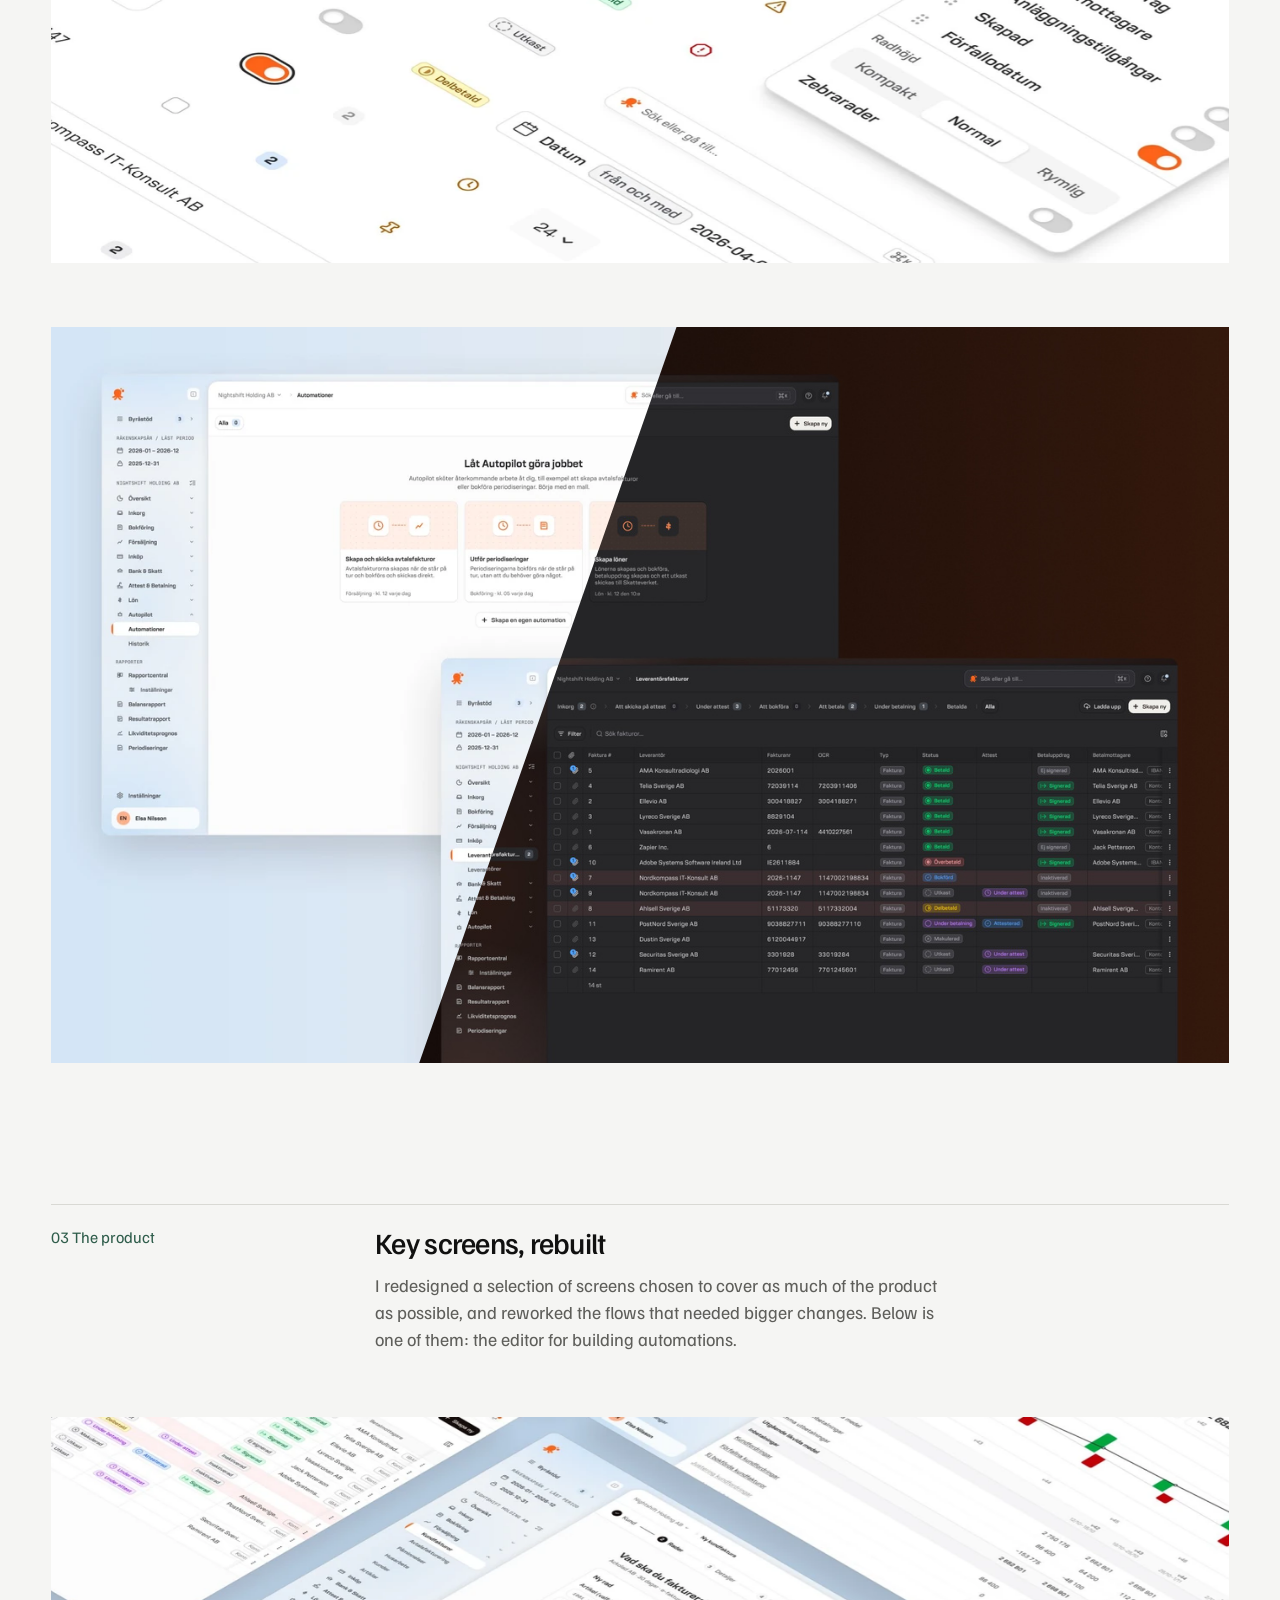
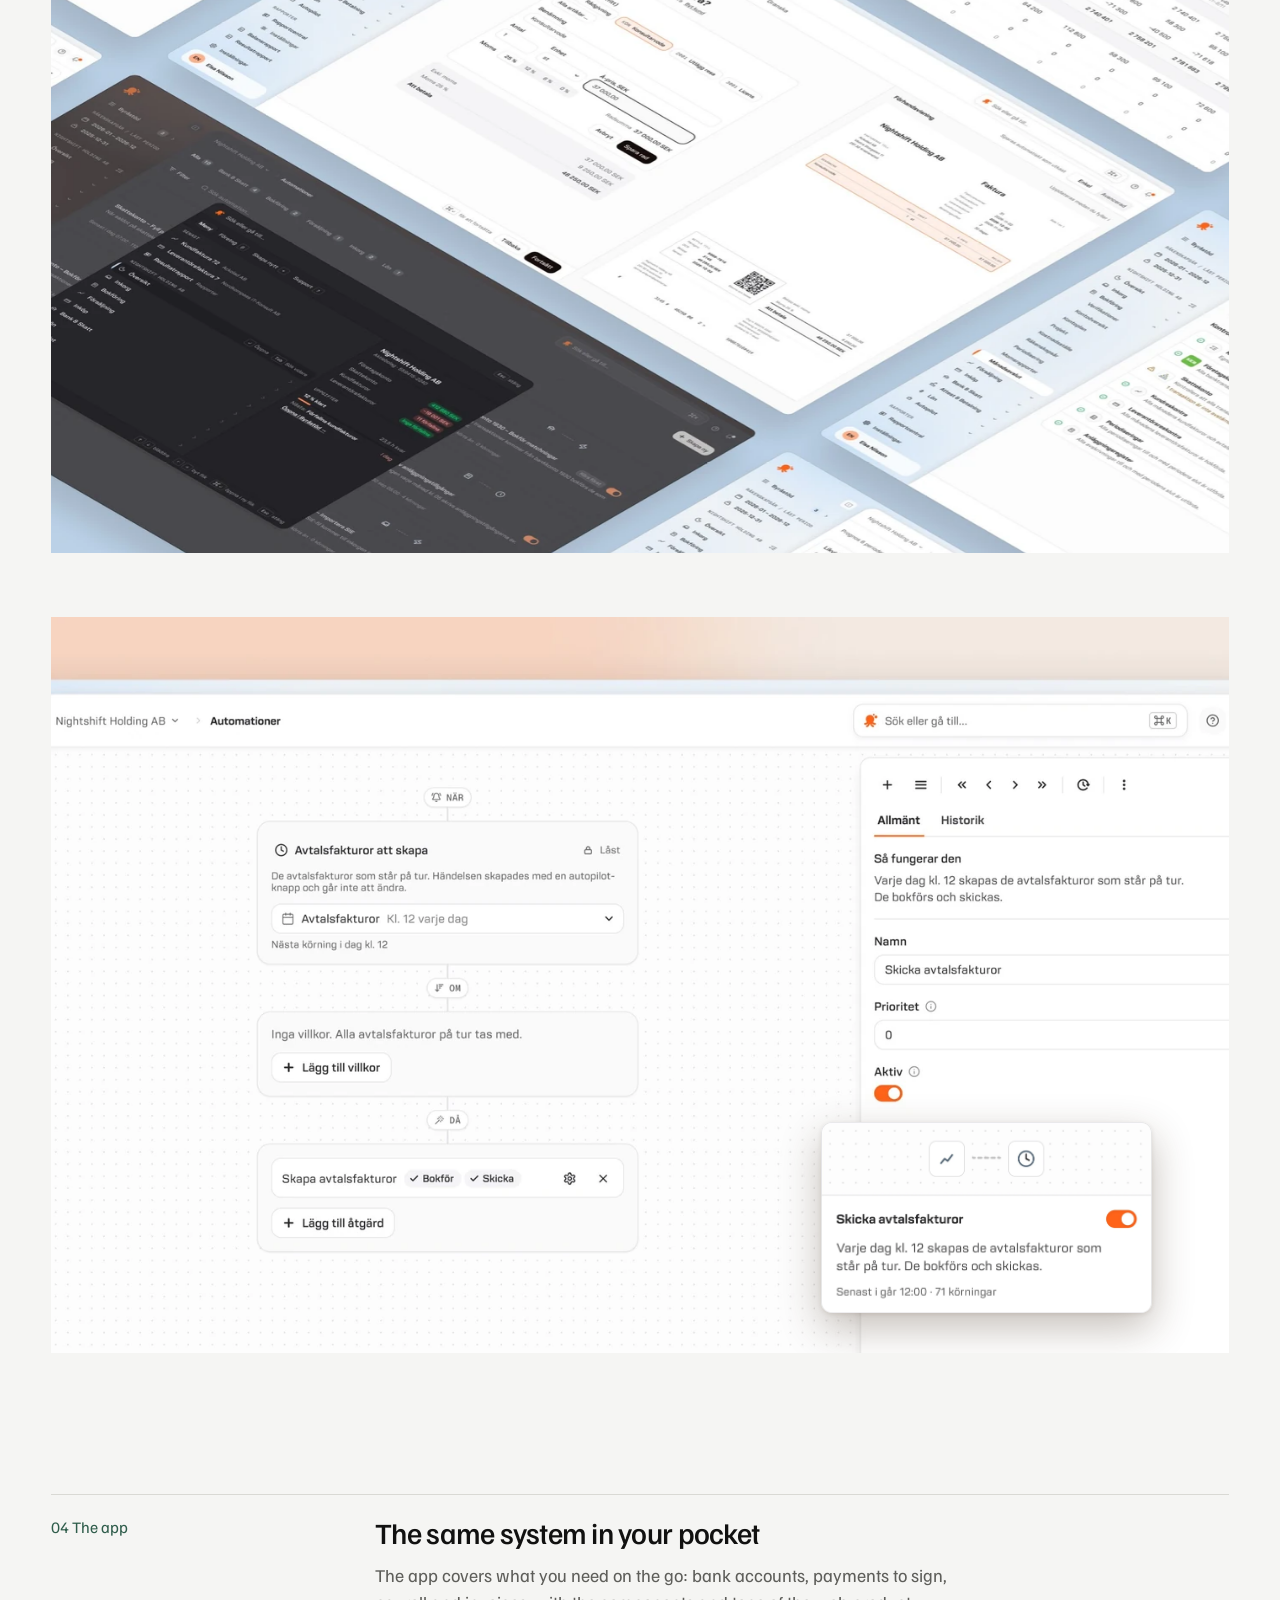
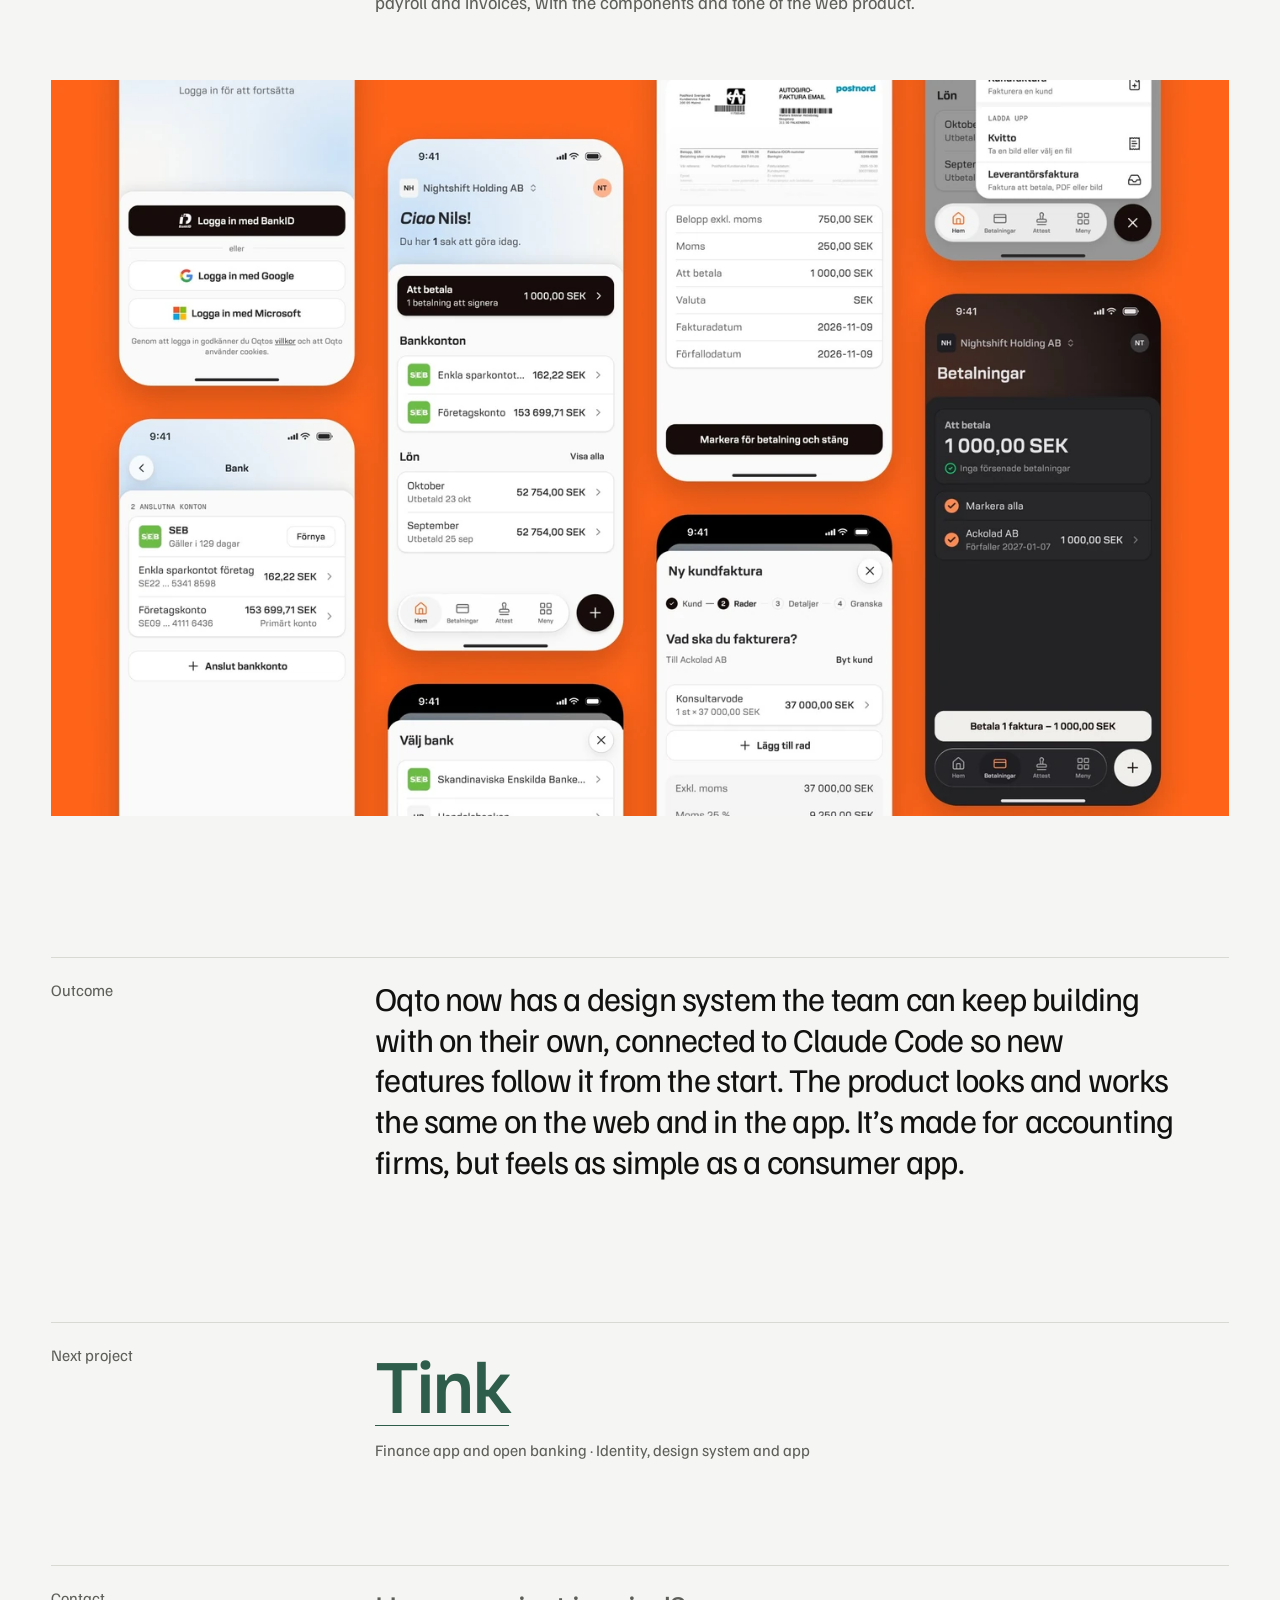
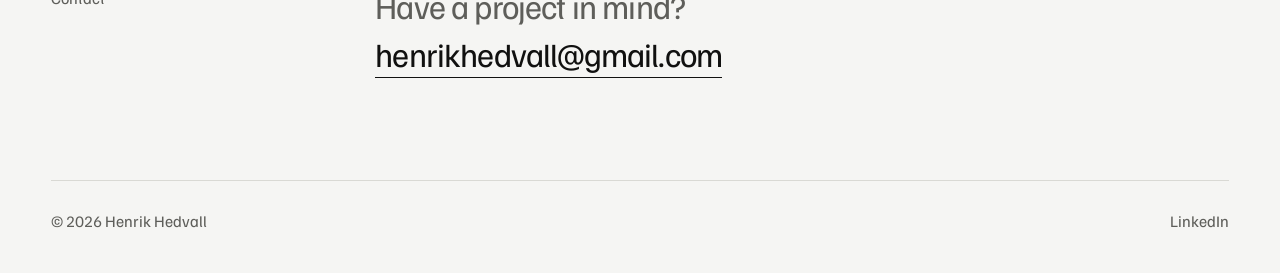
<file: docs/oqto/index.html>
<!doctype html>
<html lang="en">
<head>
<meta charset="utf-8">
<meta name="viewport" content="width=device-width, initial-scale=1">
<title>Oqto product redesign and design system – Henrik Hedvall</title>
<meta name="description" content="A redesign of Oqto’s accounting platform and mobile app, built on a new design system.">
<meta property="og:type" content="website">
<meta property="og:title" content="Oqto product redesign and design system – Henrik Hedvall">
<meta property="og:description" content="A redesign of Oqto’s accounting platform and mobile app, built on a new design system.">
<meta property="og:image" content="https://henrikhedvall.com/assets/oqto-hero-full.jpg">
<link rel="canonical" href="https://henrikhedvall.com/oqto/">
<meta property="og:url" content="https://henrikhedvall.com/oqto/">
<meta name="twitter:card" content="summary_large_image">
<meta name="theme-color" content="#F5F5F3">
<link rel="icon" href="../favicon.svg" type="image/svg+xml">
<link rel="apple-touch-icon" href="../apple-touch-icon.png">
<link rel="preload" href="../fonts/familjen-grotesk-latin-wght-normal.woff2" as="font" type="font/woff2" crossorigin>
<link rel="stylesheet" href="../css/base.css?v=b94be2dc">
<link rel="stylesheet" href="../css/oqto.css?v=b9556b29">
<link rel="stylesheet" href="../css/site.css?v=d81ffc0d">
<script>(function(){try{try{localStorage.removeItem("theme")}catch(e){}var t=sessionStorage.getItem("theme");if(t==="dk"||t==="lt")document.documentElement.classList.add(t)}catch(e){}})();</script>
<noscript><style>.rv{opacity:1!important}.rv .zm,.rv .st,.rv .bl{transform:none!important}.rv .st span{opacity:1!important}.rv .ck path{stroke-dashoffset:0!important}.ic .s{stroke-dashoffset:0!important}.ic .nd{transform:none!important}</style></noscript>
</head>
<body data-rvt="1.02">
<div class="pg c-page" id="page">
<div aria-hidden="true" class="bar c-bar-start"></div>
<div class="c-wrap">

<header class="hdr c-header">
<a class="c-brand" href="../">Henrik Hedvall</a>
<nav class="c-nav" aria-label="Main menu">
<a href="../#work">Work</a>
<a href="../#services">Services</a>
<a href="../#about">About</a>
<a href="../#contact">Contact</a>
</nav>
</header>

<section class="c-top">
<dl class="r2 meta c-257594">
<div class="c-stack">
<dt class="c-muted">Client</dt>
<dd class="c-m0">Oqto</dd>
</div>
<div class="c-stack">
<dt class="c-muted">Role</dt>
<dd class="c-m0">Freelance Product Designer</dd>
</div>
<div class="c-stack">
<dt class="c-muted">Period</dt>
<dd class="c-0a9772">2026</dd>
</div>
<div class="c-stack">
<dt class="c-muted">Scope</dt>
<dd class="c-m0">Product redesign, design system and app</dd>
</div>
</dl>
<div class="r1 c-top-body">
<h1 class="c-title">Oqto</h1>
<p class="c-lead">A new design system for Oqto, from colours and typography to components, and a redesign of the accounting platform and mobile app built on it.</p>
</div>
</section>

<div data-rv="0" data-lb="1" tabindex="0" role="button" aria-label="Enlarge image" class="rv c-clip"><div class="zm an"><img src="../assets/oqto-hero-1400.webp?v=7740a8f0" srcset="../assets/oqto-hero-800.webp?v=3800a14d 800w, ../assets/oqto-hero-1400.webp?v=7740a8f0 1400w, ../assets/oqto-hero.webp?v=daf286f3 2400w" sizes="(min-width: 1440px) 1200px, 92vw" fetchpriority="high" decoding="async" data-lbsrc="../assets/oqto-hero-xl.webp?v=ce211296" alt="Overview of the Oqto redesign: the liquidity forecast, the mobile app, the octopus symbol and a selection of components" width="2400" height="1500">
<div aria-hidden="true">
<svg class="oc" viewBox="0 0 71.76 71.6"><path class="ob" d="M59.2817 48.7584C57.5643 48.7763 55.937 48.483 54.5196 47.9441C53.3847 47.5131 52.3218 46.8425 51.3491 46.0403C49.7396 44.7171 49.4693 42.4061 50.6226 40.6759C52.9885 37.1495 54.3635 32.9107 54.3635 28.3426C54.3635 15.5483 45.0797 6.07685 32.0608 6.13072H32.0428C19.0299 6.08284 9.98036 15.5483 9.98036 28.3426C9.98036 32.9107 11.3615 37.1495 13.7215 40.6759C14.8804 42.4001 14.6042 44.7171 12.9948 46.0403C12.022 46.8425 10.9592 47.5071 9.82423 47.9441C8.40703 48.477 6.77968 48.7763 5.06221 48.7584C1.56731 48.7225 -0.714596 52.4402 0.732614 55.6137C1.5613 57.4278 3.37482 58.5833 5.37447 58.5833C5.58468 58.5833 5.78885 58.5833 6.005 58.5712C8.49112 58.4872 10.9712 58.0144 13.3492 57.0985C15.9073 56.1162 18.1291 54.6374 20.0147 52.9794C20.9515 52.1532 22.3387 53.2065 21.7682 54.3142C21.6841 54.4758 21.6001 54.6374 21.504 54.799C19.9007 57.6433 17.1984 60.2892 13.6314 62.0378C10.2746 63.6722 9.89028 68.2822 12.9708 70.3833L13.115 70.4734C14.5802 71.4074 16.4417 71.569 18.003 70.8148C23.0773 68.3597 26.5542 64.0135 29.3345 59.0858C30.8057 56.5356 30.6136 54.3565 32.1689 54.2004C33.7242 54.3565 33.538 56.5356 35.0032 59.0858C37.7836 64.0075 41.2605 68.3597 46.3347 70.8148C47.902 71.569 49.7576 71.4074 51.2227 70.4734L51.3667 70.3833C54.4476 68.2822 54.0574 63.6722 50.7061 62.0378C47.1394 60.2892 44.4371 57.6433 42.8338 54.799C42.7437 54.6374 42.6537 54.4758 42.5696 54.3142C41.9991 53.201 43.3862 52.1532 44.3231 52.9794C46.2086 54.6374 48.4245 56.1162 50.9886 57.0985C53.3666 58.0144 55.8408 58.4932 58.3326 58.5712C58.5491 58.5833 58.7591 58.5833 58.9635 58.5833C60.9629 58.5833 62.7765 57.4278 63.6052 55.6137C65.0523 52.4402 62.7704 48.7225 59.2756 48.7584H59.2817Z"></path><path class="o1" d="M64.0553 24.0379C68.3074 24.0379 71.7538 20.6015 71.7538 16.3625C71.7538 12.1235 68.3074 8.68718 64.0553 8.68718C59.8038 8.68718 56.3569 12.1235 56.3569 16.3625C56.3569 20.6015 59.8038 24.0379 64.0553 24.0379Z"></path><path class="o2" d="M52.5076 9.24399C55.0684 9.24399 57.1438 7.17462 57.1438 4.62199C57.1438 2.06934 55.0684 0 52.5076 0C49.9476 0 47.872 2.06934 47.872 4.62199C47.872 7.17462 49.9476 9.24399 52.5076 9.24399Z"></path></svg>
<i class="hq q1"></i><i class="hq q2"></i>
<i class="bl"></i>
<i class="sw"><i></i></i>
<svg class="ck" viewBox="0 0 68.27 46.93"><path d="M68.27 0L21.33 46.93L0 25.6" pathLength="1"></path></svg>
</div></div></div>

<section class="c-sec-first">
<h2 class="c-eyebrow">Challenge</h2>
<p class="c-2e2f8c">Oqto’s product had been designed by the people building it. They needed a design system they could keep using once the project was over, so the product stays consistent as it grows. The design also had to reflect Oqto’s brand, fix the most obvious UX problems and be accessible, in the platform and the app.</p>
</section>

<section class="c-sec-col">
<div class="c-row">
<div class="c-7f7d7d">
<h2 class="c-e5e7d6">Process</h2>
<span class="c-7fa5f6">01 Foundation</span>
</div>
<div class="c-step-body">
<h3 class="c-h3">Colours and typography</h3>
<p class="c-step-text">The system starts small. Sand, Mist, Orange and Ink carry the whole product and give it a look you don’t expect from an accounting platform. Sandor is the primary typeface, with Geist Mono in capitals for labels.</p>
</div>
</div>
<div class="c-grid2">
<div data-rv="1" class="rv c-clip"><div class="cl" role="img" aria-label="The Oqto palette: Sand, Mist, Orange and Ink"><div class="st s1"><span>SAND<br>#F1EFEC</span></div><div class="st s2"><span>MIST<br>#D7E9FB</span></div><div class="st s3"><span>ORANGE<br>#FF6319</span></div><div class="st s4"><span>INK<br>#160D0B</span></div></div></div>
<div data-rv="2" data-lb="1" tabindex="0" role="button" aria-label="Enlarge image" class="rv c-clip"><img class="zm" src="../assets/oqto-type-1400.webp?v=880ffb28" srcset="../assets/oqto-type-800.webp?v=07949d21 800w, ../assets/oqto-type-1400.webp?v=880ffb28 1400w, ../assets/oqto-type.webp?v=52a08660 2400w" sizes="(min-width: 1440px) 600px, (min-width: 900px) 46vw, 92vw" loading="lazy" decoding="async" data-lbsrc="../assets/oqto-type-xl.webp?v=0199fc12" alt="The typeface Sandor in three weights with tabular figures, next to Geist Mono in capitals" width="2400" height="1500"></div>
</div>
</section>

<section class="c-sec-col">
<div class="c-row">
<div class="c-step-label">02 Design system</div>
<div class="c-step-body">
<h3 class="c-h3">Components for a data-heavy product</h3>
<p class="c-step-text">Buttons, fields, chips, menus and tables, each with its states, in light and dark mode. Delivered as a shared library with clear guidelines.</p>
</div>
</div>
<div data-px="-1" data-rv="3" data-lb="1" tabindex="0" role="button" aria-label="Enlarge image" class="rv c-clip"><img class="zm px" src="../assets/oqto-components-1400.webp?v=815b76f6" srcset="../assets/oqto-components-800.webp?v=86b937b3 800w, ../assets/oqto-components-1400.webp?v=815b76f6 1400w, ../assets/oqto-components.webp?v=0e2c5ee4 2400w" sizes="(min-width: 1440px) 1200px, 92vw" loading="lazy" decoding="async" data-lbsrc="../assets/oqto-components-xl.webp?v=addfa8ba" alt="A selection of Oqto components laid out on an isometric plane" width="2400" height="1500"></div>
<div data-rv="4" data-lb="1" tabindex="0" role="button" aria-label="Enlarge image" class="rv c-clip"><div class="zm ld"><img src="../assets/oqto-dark-g-1400.jpg?v=3f939e47" srcset="../assets/oqto-dark-g-800.jpg?v=39d6bf9e 800w, ../assets/oqto-dark-g-1400.jpg?v=3f939e47 1400w, ../assets/oqto-dark-g.jpg?v=1dbd0e84 2400w" sizes="(min-width: 1440px) 1200px, 92vw" data-lbsrc="../assets/oqto-dark-g.jpg?v=1dbd0e84" loading="lazy" decoding="async" alt="The automations start view and the supplier invoice list in dark mode" width="2400" height="1500"><img class="li" src="../assets/oqto-light-1400.webp?v=07815b98" srcset="../assets/oqto-light-800.webp?v=ab89a9e9 800w, ../assets/oqto-light-1400.webp?v=07815b98 1400w, ../assets/oqto-light.webp?v=8f3d5b33 2400w" sizes="(min-width: 1440px) 1200px, 92vw" data-lbsrc="../assets/oqto-light.webp?v=8f3d5b33" loading="lazy" decoding="async" alt="The automations start view and the supplier invoice list in light mode" width="2400" height="1500"></div></div>
</section>

<section class="c-sec-col">
<div class="c-row">
<div class="c-step-label">03 The product</div>
<div class="c-step-body">
<h3 class="c-h3">Key screens, rebuilt</h3>
<p class="c-step-text">I redesigned a selection of screens chosen to cover as much of the product as possible, and reworked the flows that needed bigger changes. Below is one of them: the editor for building automations.</p>
</div>
</div>
<div data-px="1" data-rv="6" data-lb="1" tabindex="0" role="button" aria-label="Enlarge image" class="rv c-clip"><img class="zm px" src="../assets/oqto-screens-1400.webp?v=0a35394e" srcset="../assets/oqto-screens-800.webp?v=39718547 800w, ../assets/oqto-screens-1400.webp?v=0a35394e 1400w, ../assets/oqto-screens.webp?v=06d1c901 2400w" sizes="(min-width: 1440px) 1200px, 92vw" loading="lazy" decoding="async" data-lbsrc="../assets/oqto-screens-xl.webp?v=a4e20f8f" alt="Oqto screens in an isometric grid, including a new customer invoice, month-end closing and the command centre in dark mode" width="2400" height="1500"></div>
<div data-rv="5" data-lb="1" tabindex="0" role="button" aria-label="Enlarge image" class="rv c-clip"><div class="zm an ap"><img src="../assets/oqto-autopilot-screen-1400.webp?v=8ed78d6c" srcset="../assets/oqto-autopilot-screen-800.webp?v=dfe25157 800w, ../assets/oqto-autopilot-screen-1400.webp?v=8ed78d6c 1400w, ../assets/oqto-autopilot-screen.webp?v=cba65ed7 2400w" sizes="(min-width: 1440px) 1200px, 92vw" loading="lazy" decoding="async" data-lbsrc="../assets/oqto-autopilot-screen-xl.webp?v=a2da59d0" alt="The automation editor in Oqto, with the automation’s card on top" width="2400" height="1500">
<div aria-hidden="true"><i class="fl f1"></i><i class="fl f2"></i><i class="fl f3"></i><i class="fl f4"></i><i class="fl f5"></i><i data-rv="8" class="ac rv c-e239d3"></i></div></div></div>
</section>

<section class="c-sec-col">
<div class="c-row">
<div class="c-step-label">04 The app</div>
<div class="c-step-body">
<h3 class="c-h3">The same system in your pocket</h3>
<p class="c-step-text">The app covers what you need on the go: bank accounts, payments to sign, payroll and invoices, with the components and tone of the web product.</p>
</div>
</div>
<div data-rv="7" data-lb="1" tabindex="0" role="button" aria-label="Enlarge image" class="rv c-clip"><img class="zm" src="../assets/oqto-app-1400.webp?v=17351d23" srcset="../assets/oqto-app-800.webp?v=4eeff8b3 800w, ../assets/oqto-app-1400.webp?v=17351d23 1400w, ../assets/oqto-app.webp?v=baaed17b 2400w" sizes="(min-width: 1440px) 1200px, 92vw" loading="lazy" decoding="async" data-lbsrc="../assets/oqto-app-xl.webp?v=53c3c98e" alt="Eight screens from the Oqto mobile app on orange" width="2400" height="1500"></div>
</section>

<section class="c-sec-row">
<h2 class="c-eyebrow">Outcome</h2>
<p class="c-2e2f8c">Oqto now has a design system the team can keep building with on their own, connected to Claude Code so new features follow it from the start. The product looks and works the same on the web and in the app. It’s made for accounting firms, but feels as simple as a consumer app.</p>
</section>

<section class="c-sec-end">
<h2 class="c-eyebrow">Next project</h2>
<div class="c-step-body">
<a class="c-next-link" href="../tink/">Tink</a>
<p class="c-note">Finance app and open banking · Identity, design system and app</p>
</div>
</section>

<section class="c-sec-end">
<h2 class="c-eyebrow">Contact</h2>
<div class="c-contact-body">
<p class="c-muted-p">Have a project in mind?</p>
<a class="c-link-underline" href="mailto:henrikhedvall@gmail.com">henrikhedvall@gmail.com</a>
</div>
</section>

<footer class="c-footer">
<span>© 2026 Henrik Hedvall</span>
<a class="c-muted" href="https://www.linkedin.com/in/henrikhedvall/" target="_blank" rel="noopener">LinkedIn</a>
</footer>


</div>
</div>
<script src="../js/site.js?v=495a7c48" defer></script>
</body>
</html>
</file>
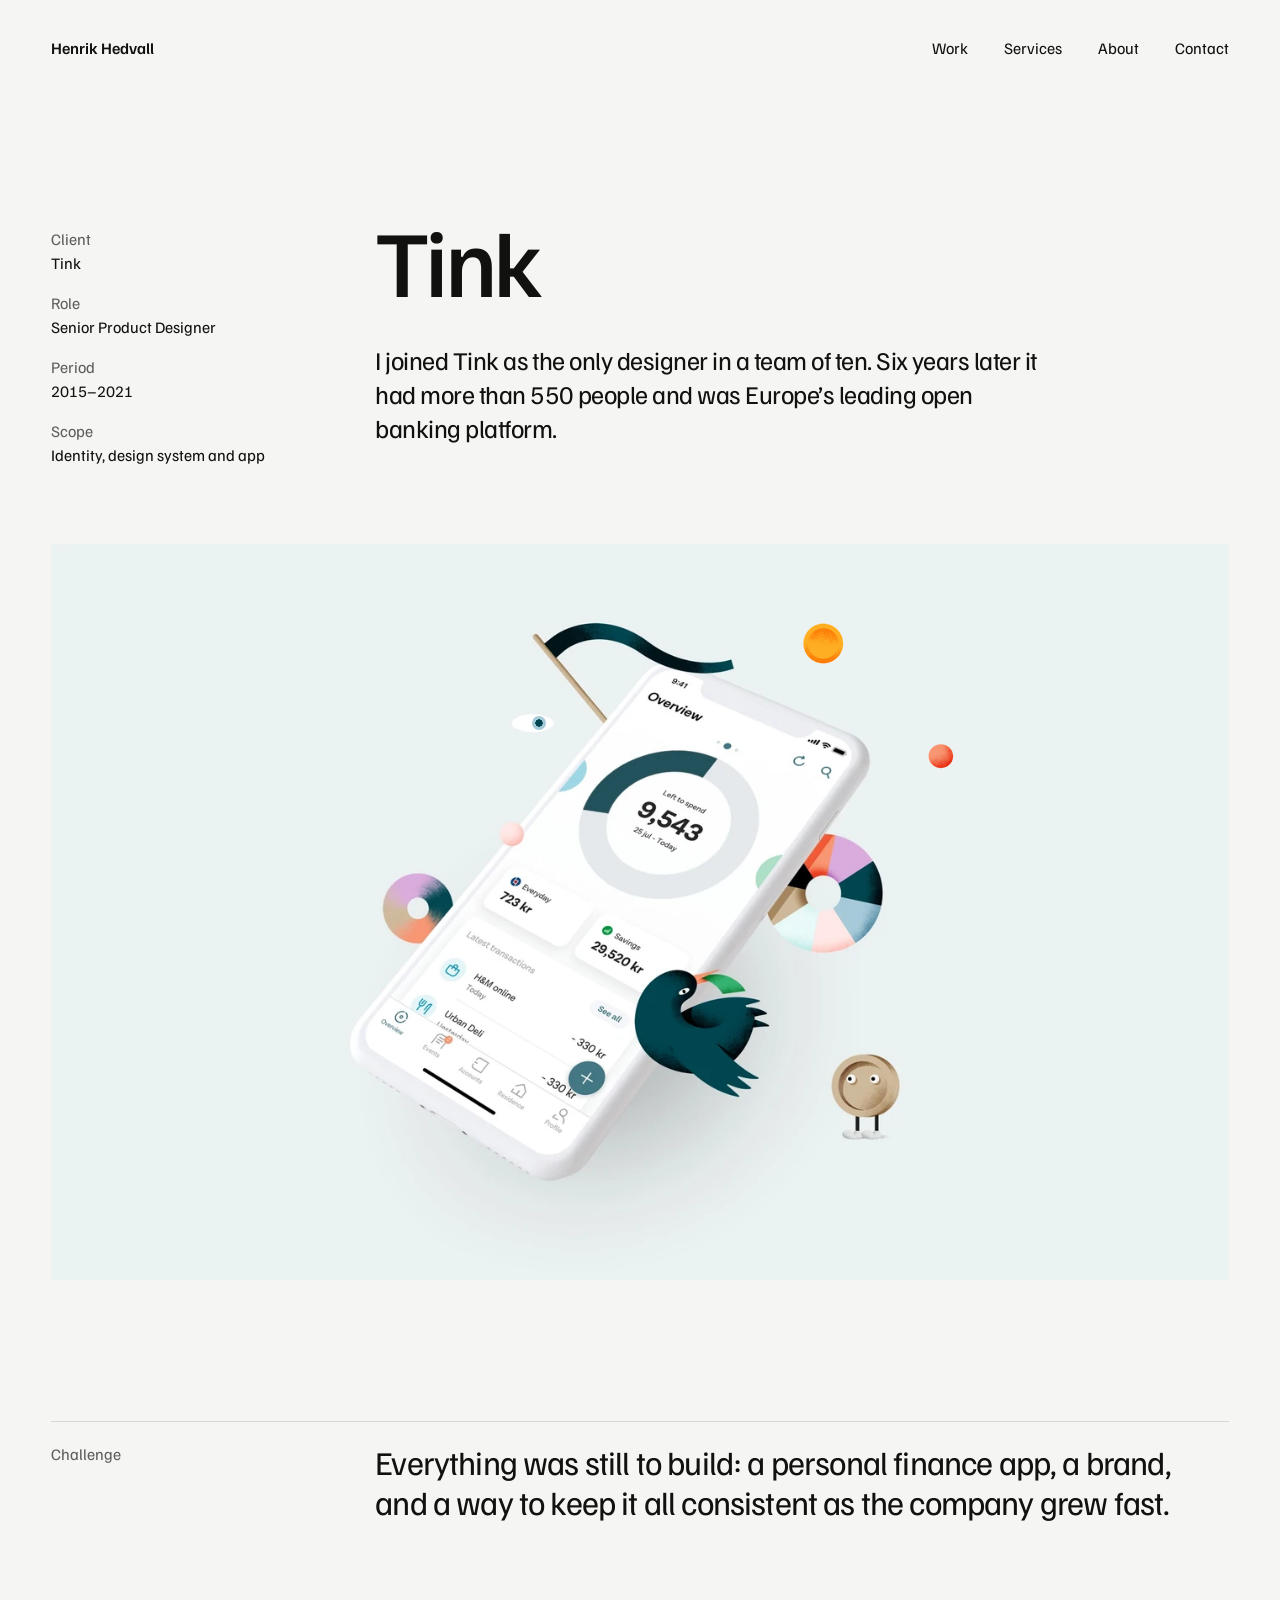
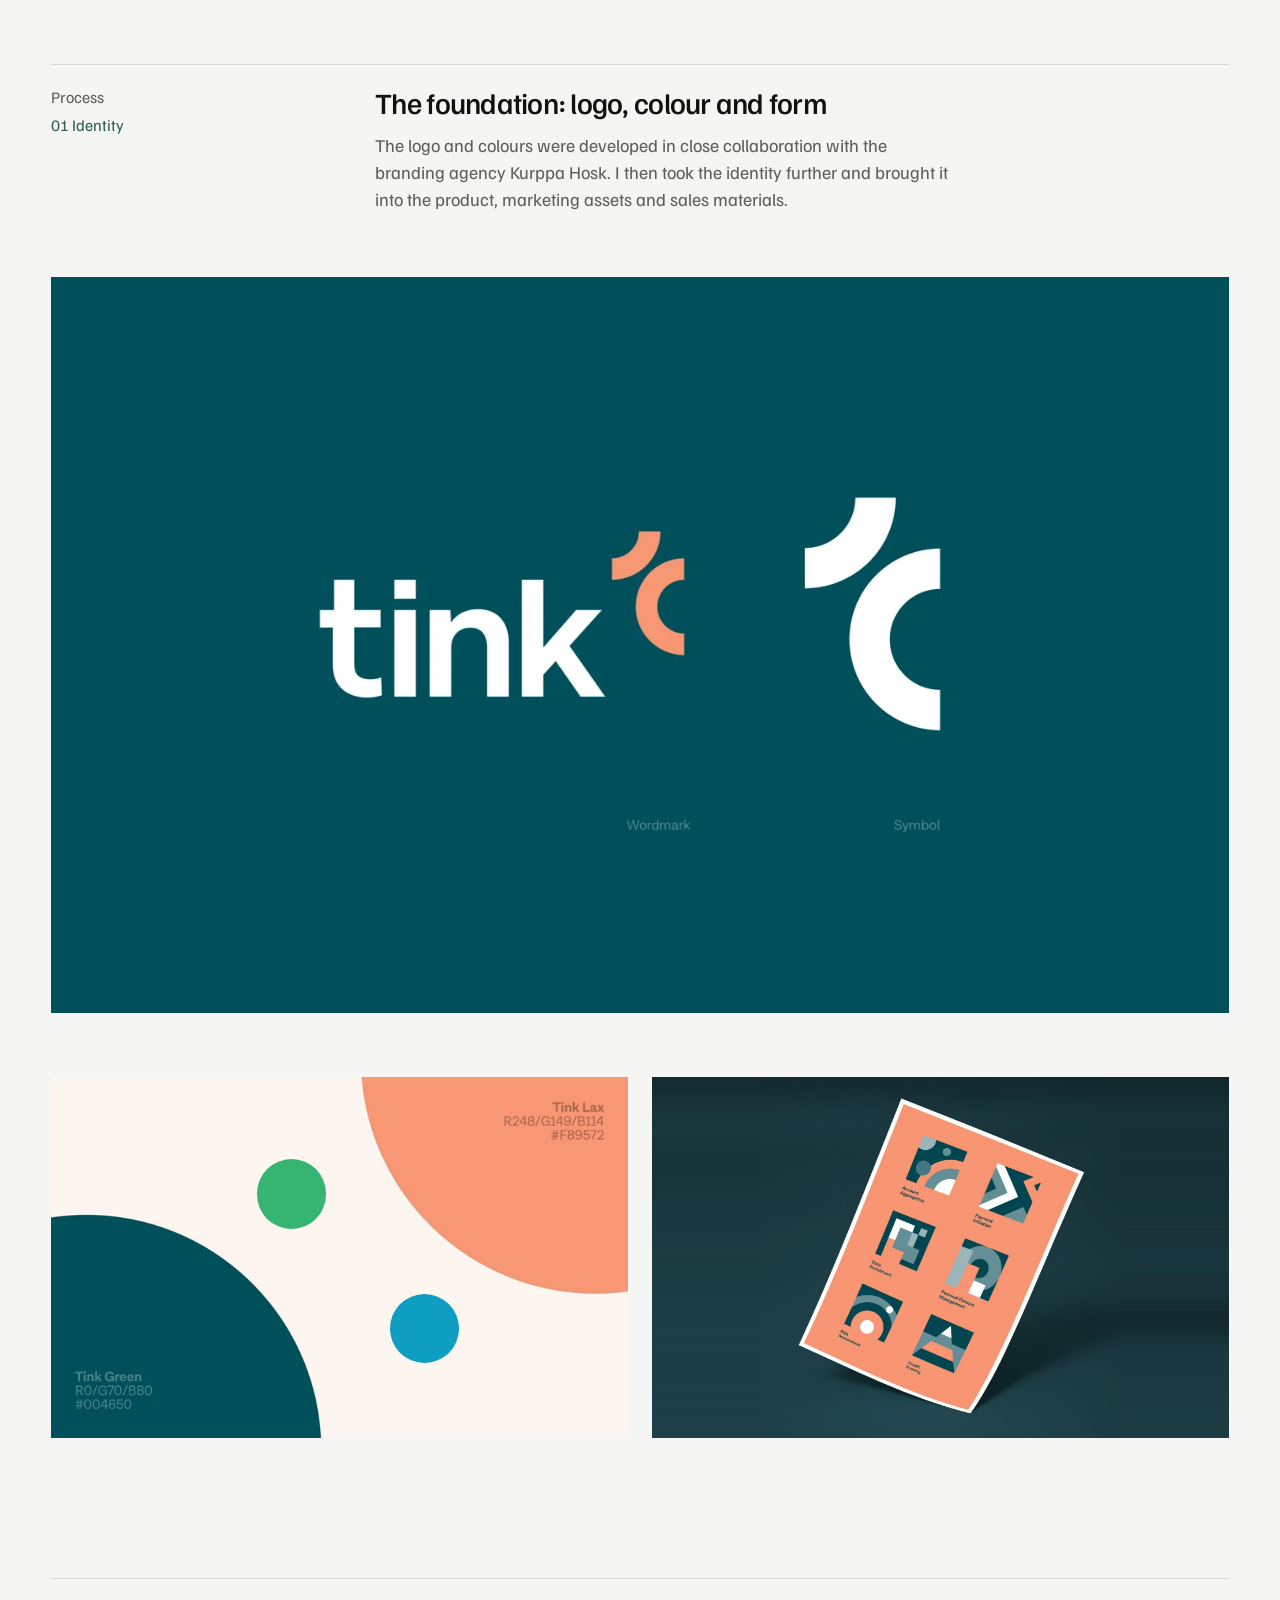
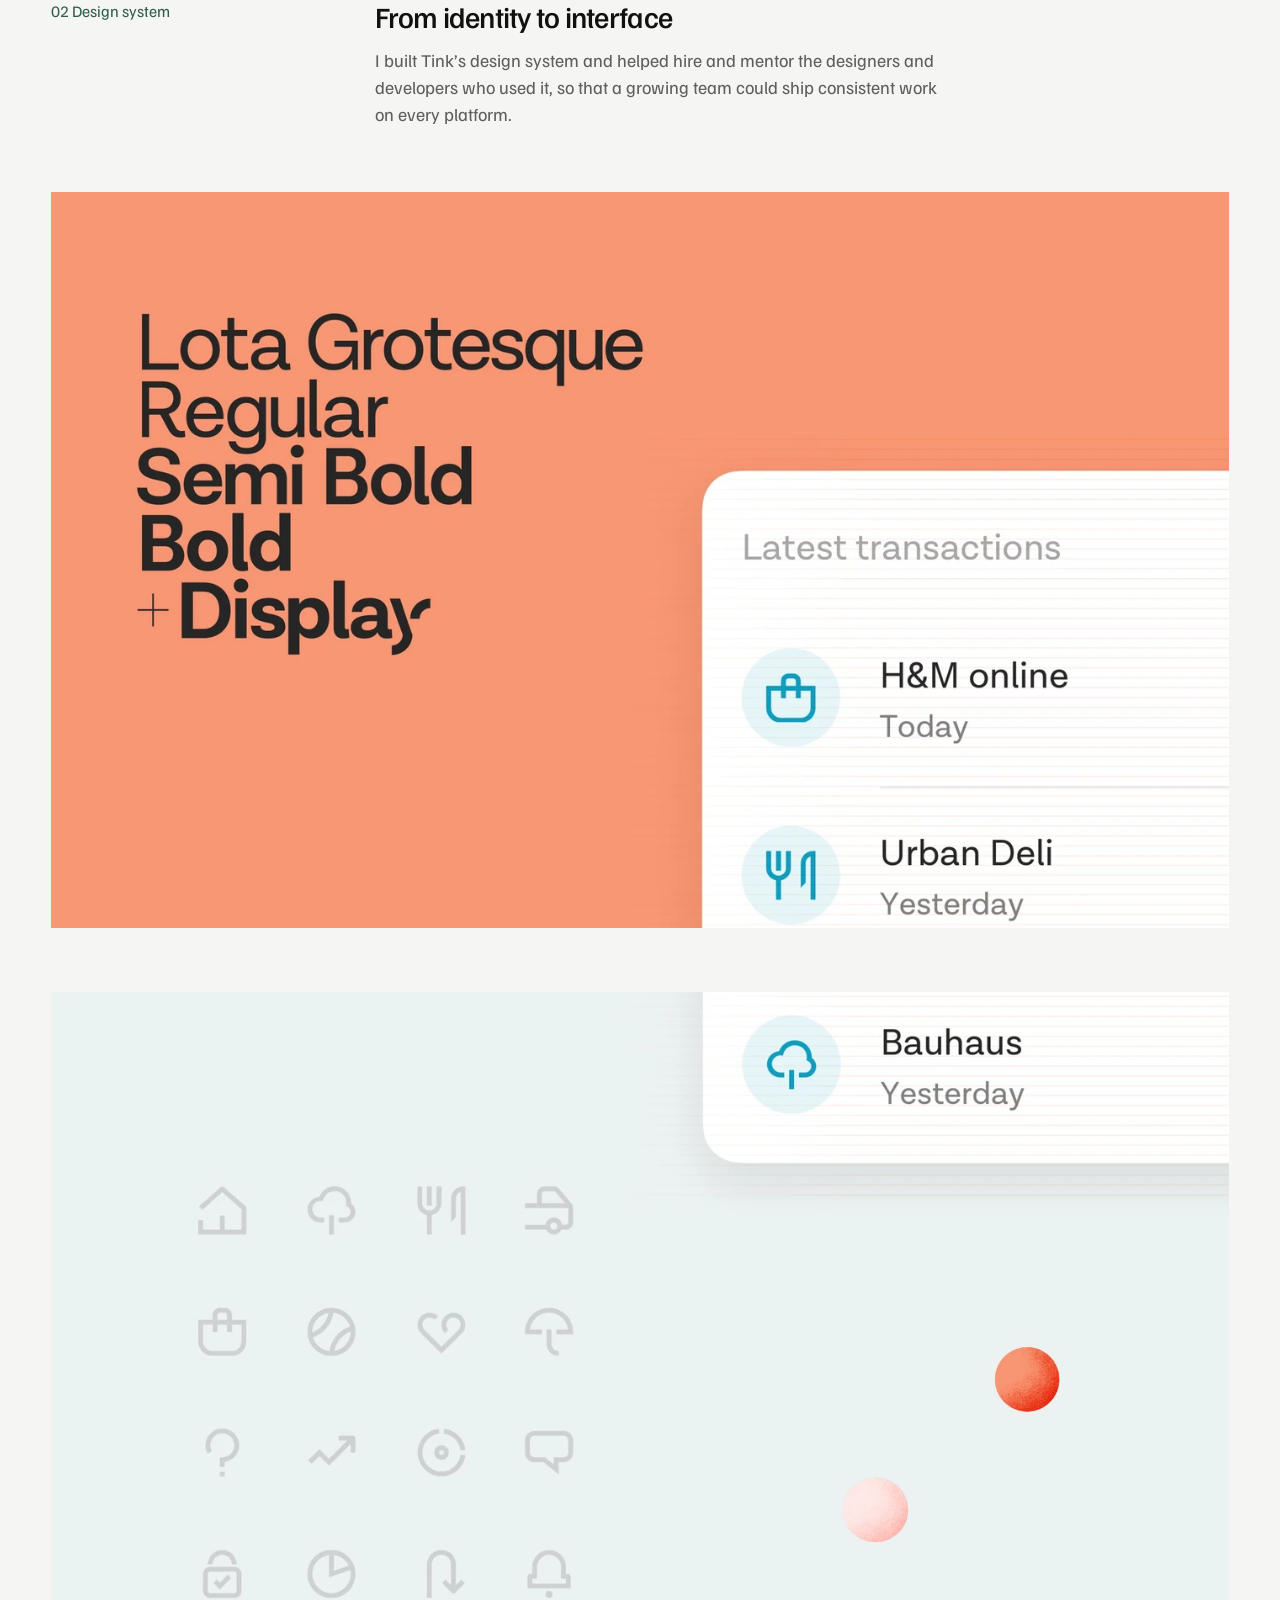
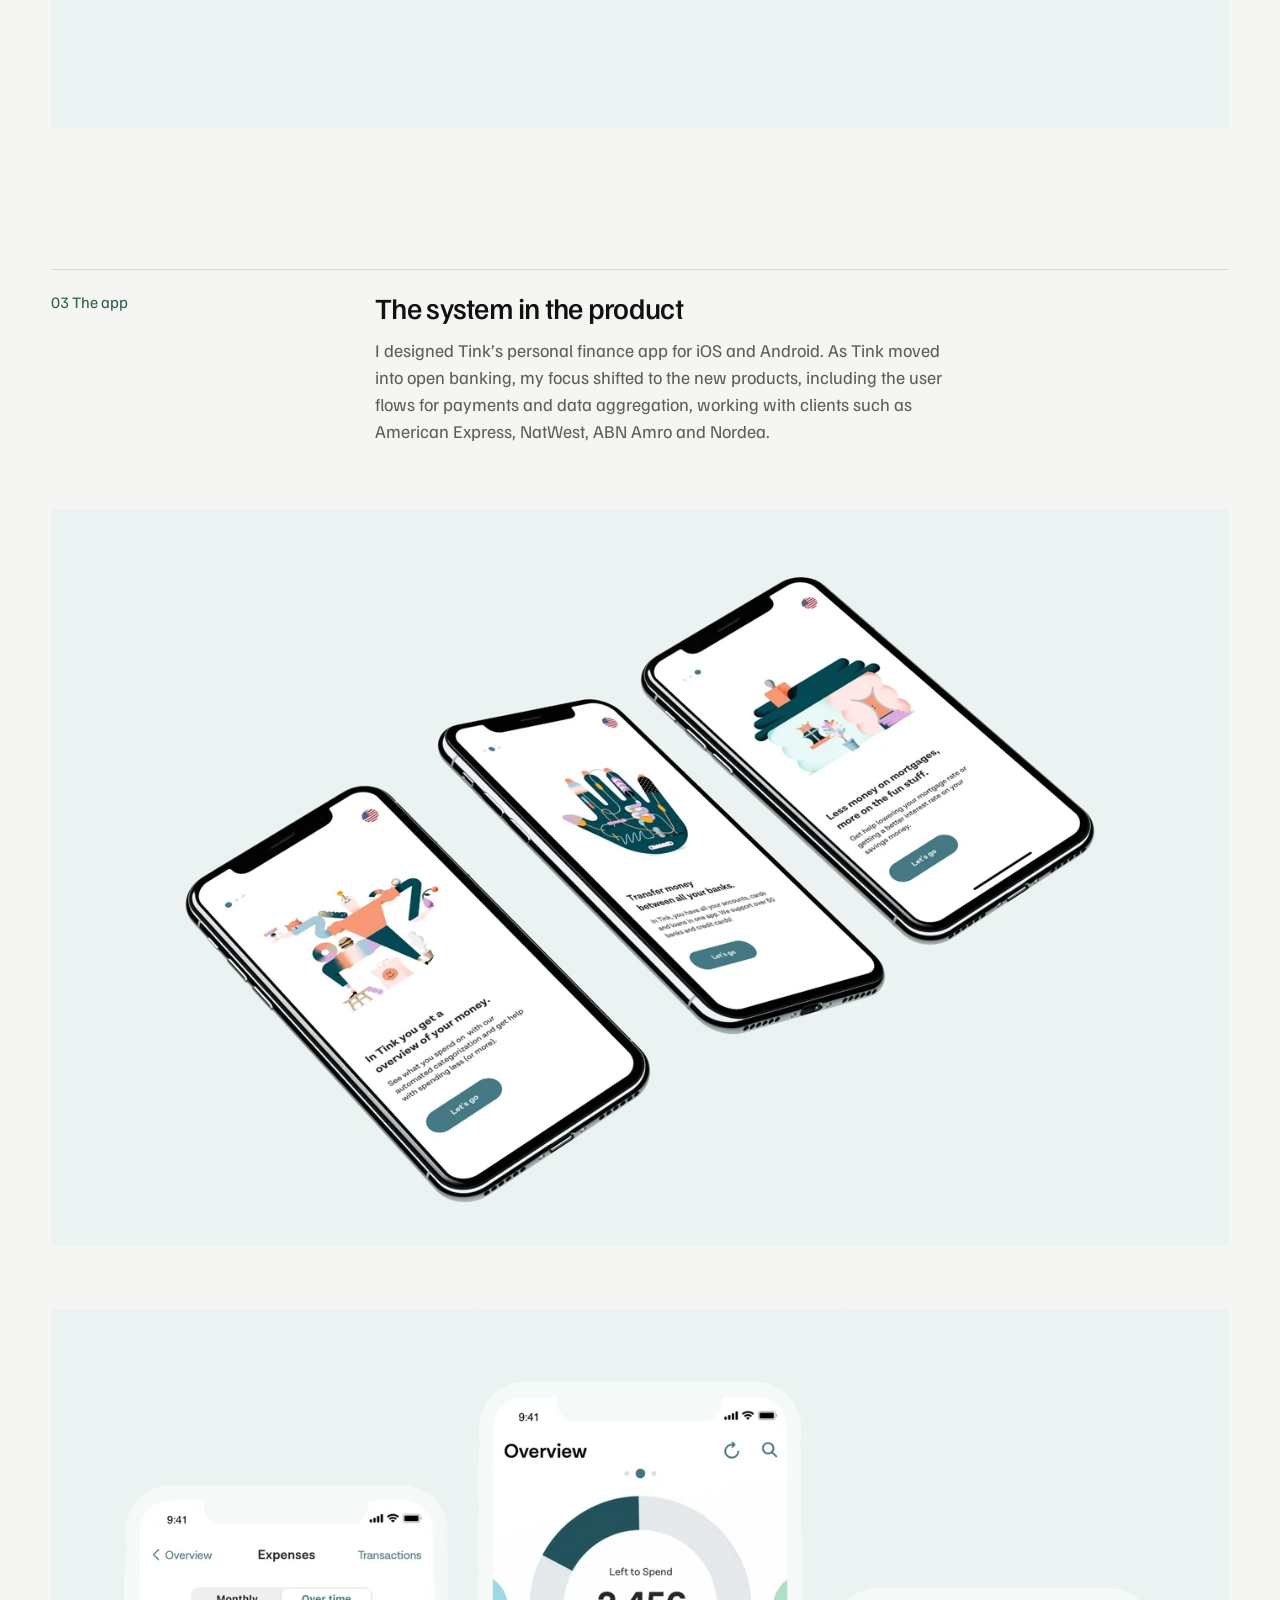
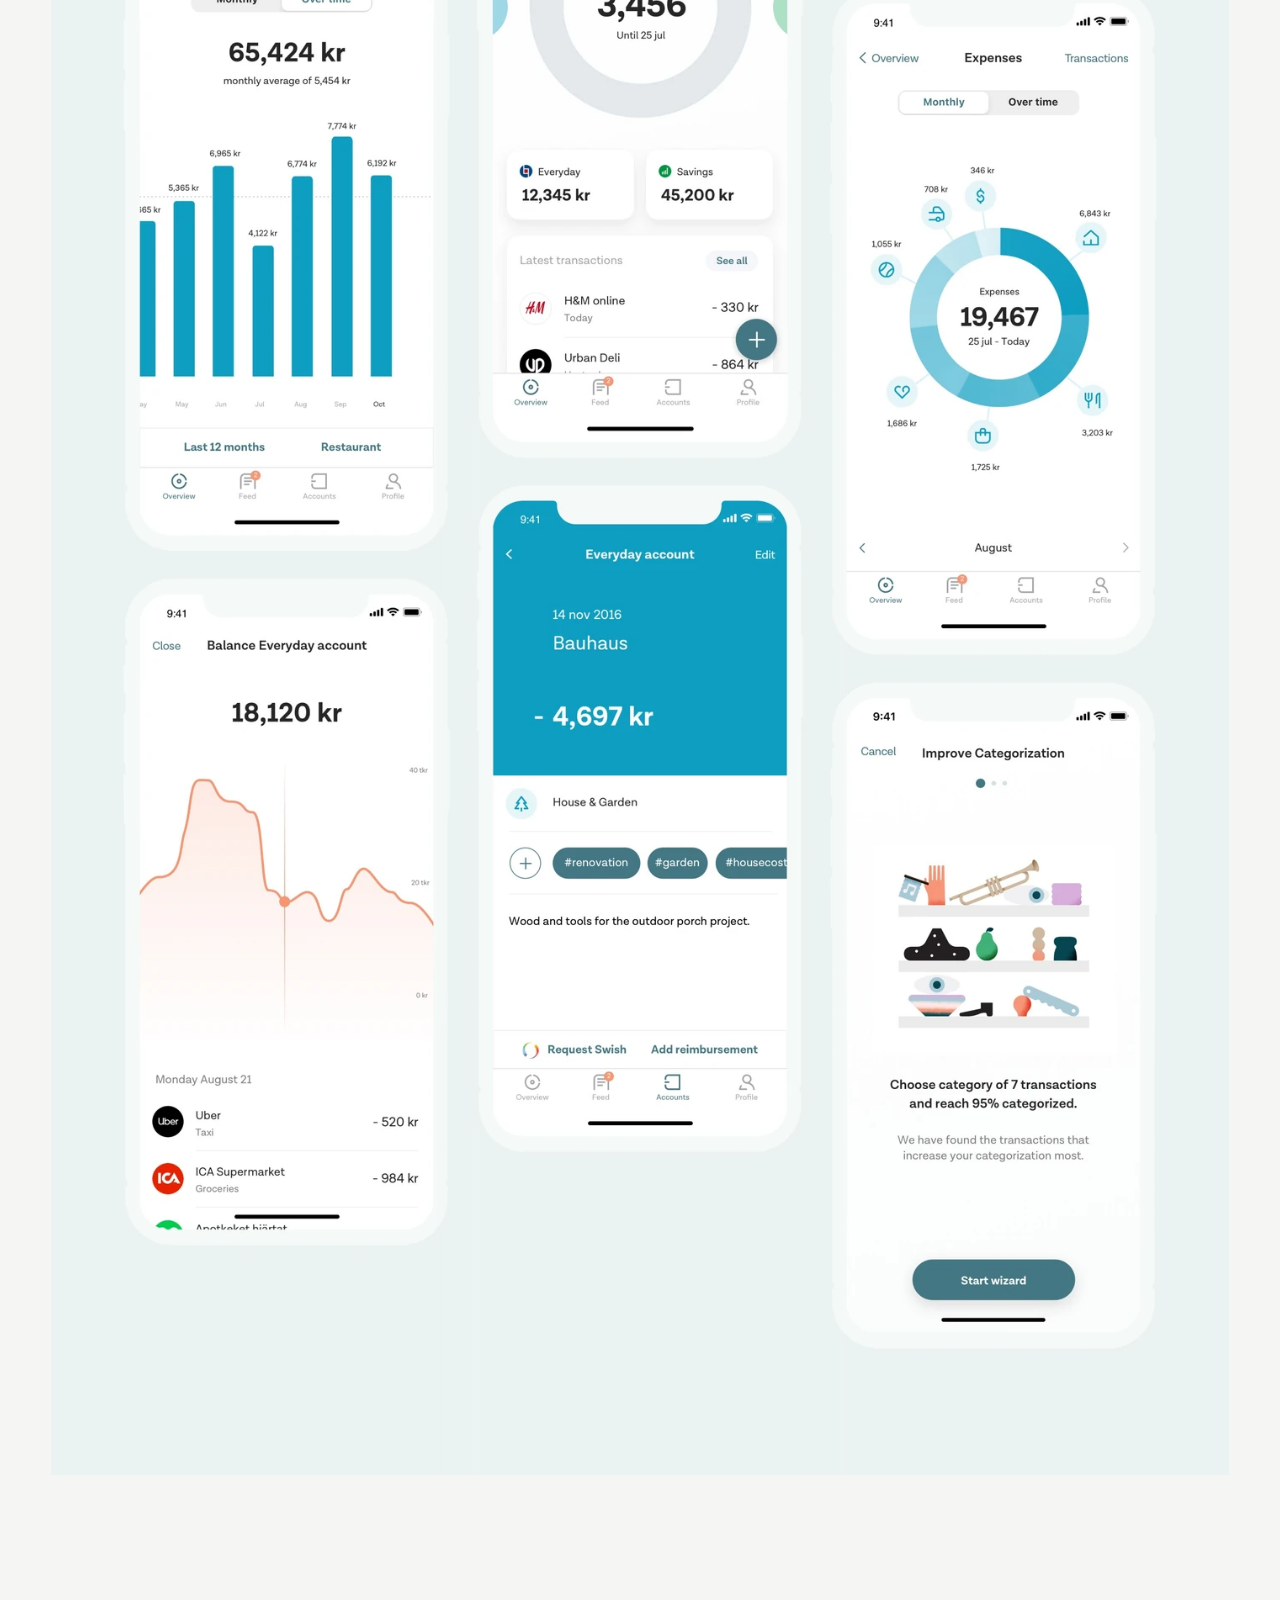
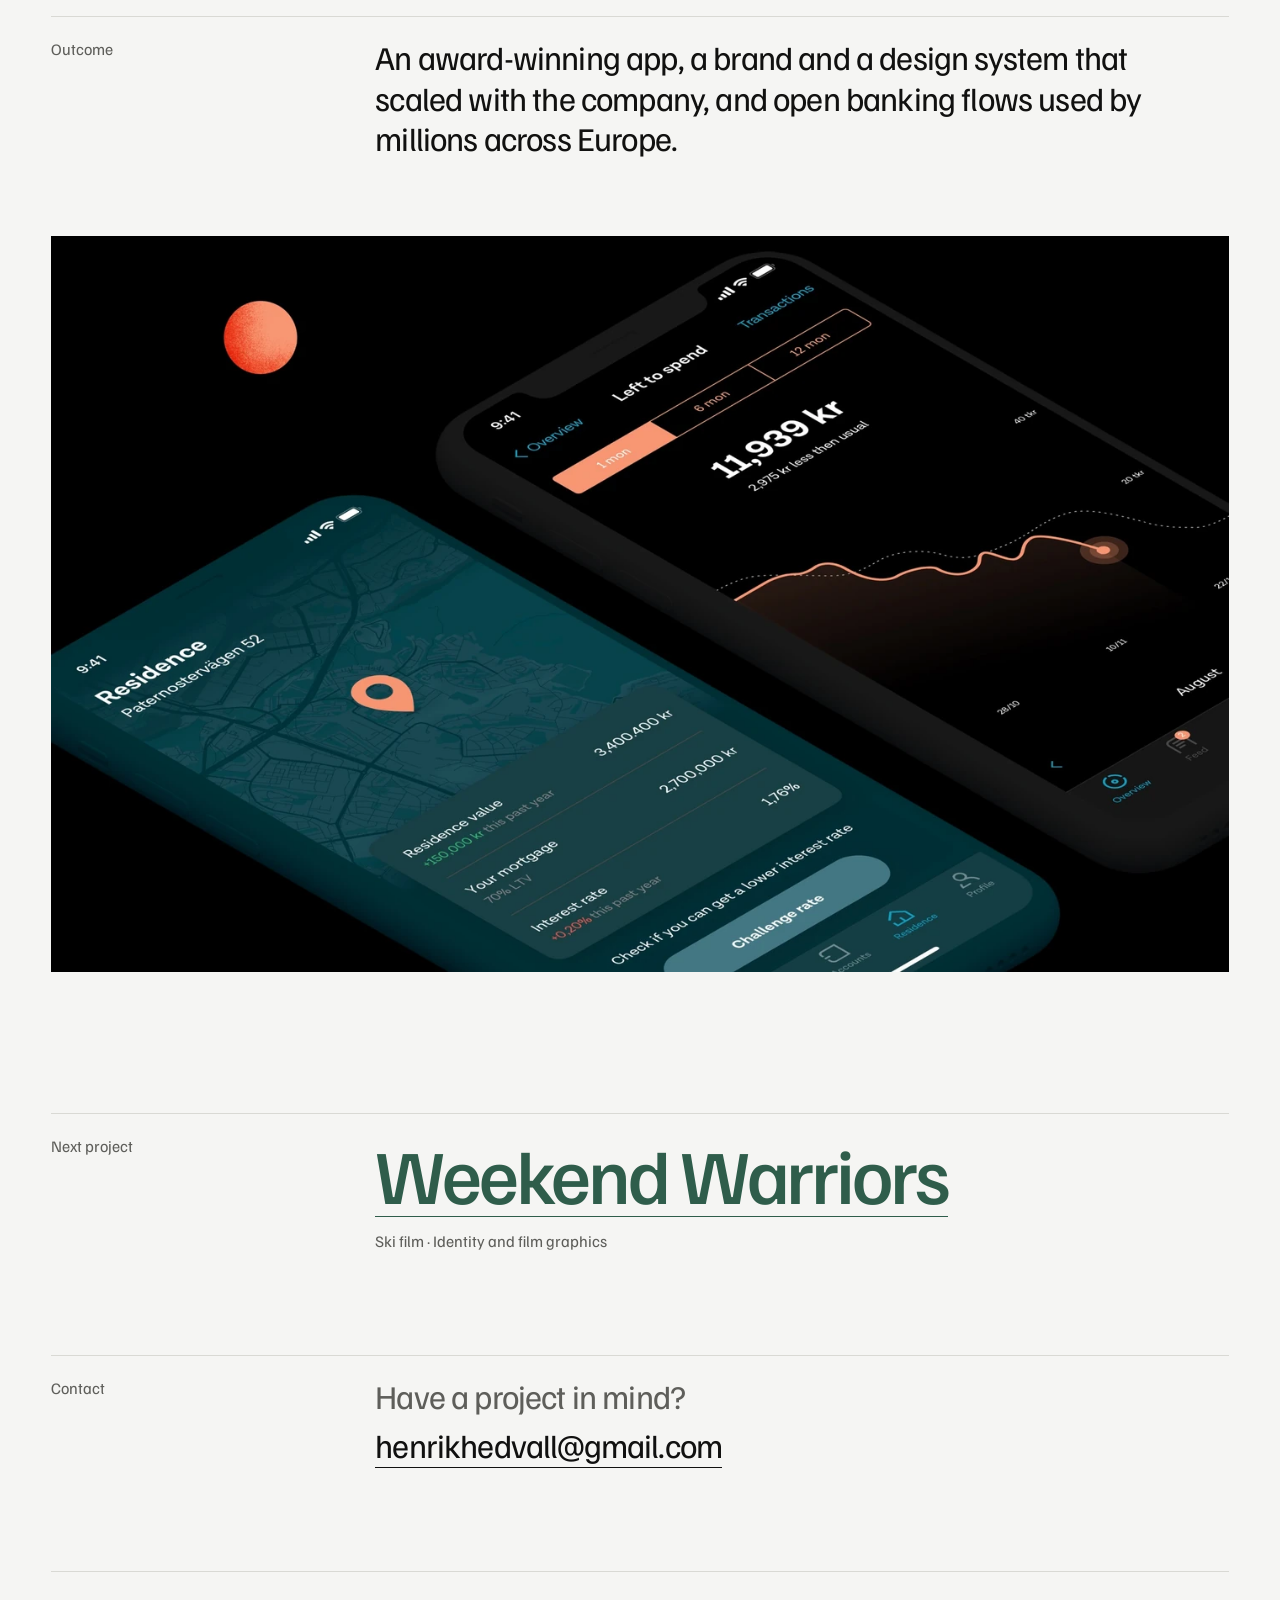
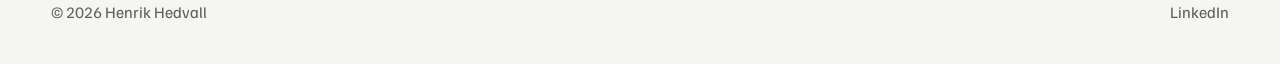
<file: docs/tink/index.html>
<!doctype html>
<html lang="en">
<head>
<meta charset="utf-8">
<meta name="viewport" content="width=device-width, initial-scale=1">
<title>Tink: identity, design system and app – Henrik Hedvall</title>
<meta name="description" content="Six years as a designer at Tink, as it grew from a team of ten into Europe’s leading open banking platform.">
<meta property="og:type" content="website">
<meta property="og:title" content="Tink: identity, design system and app – Henrik Hedvall">
<meta property="og:description" content="Six years as a designer at Tink, as it grew from a team of ten into Europe’s leading open banking platform.">
<meta property="og:image" content="https://henrikhedvall.com/assets/tink-hero-full.jpg">
<link rel="canonical" href="https://henrikhedvall.com/tink/">
<meta property="og:url" content="https://henrikhedvall.com/tink/">
<meta name="twitter:card" content="summary_large_image">
<meta name="theme-color" content="#F5F5F3">
<link rel="icon" href="../favicon.svg" type="image/svg+xml">
<link rel="apple-touch-icon" href="../apple-touch-icon.png">
<link rel="preload" href="../fonts/familjen-grotesk-latin-wght-normal.woff2" as="font" type="font/woff2" crossorigin>
<link rel="stylesheet" href="../css/base.css?v=b94be2dc">
<link rel="stylesheet" href="../css/tink.css?v=94972532">
<link rel="stylesheet" href="../css/site.css?v=d81ffc0d">
<script>(function(){try{try{localStorage.removeItem("theme")}catch(e){}var t=sessionStorage.getItem("theme");if(t==="dk"||t==="lt")document.documentElement.classList.add(t)}catch(e){}})();</script>
<noscript><style>.rv{opacity:1!important}.rv .zm,.rv .st,.rv .bl{transform:none!important}.rv .st span{opacity:1!important}.rv .ck path{stroke-dashoffset:0!important}.ic .s{stroke-dashoffset:0!important}.ic .nd{transform:none!important}</style></noscript>
</head>
<body data-rvt="1.02">
<div class="pg c-page" id="page">
<div aria-hidden="true" class="bar c-bar-start"></div>
<div class="c-wrap">

<header class="hdr c-header">
<a class="c-brand" href="../">Henrik Hedvall</a>
<nav class="c-nav" aria-label="Main menu">
<a href="../#work">Work</a>
<a href="../#services">Services</a>
<a href="../#about">About</a>
<a href="../#contact">Contact</a>
</nav>
</header>

<section class="c-top">
<dl class="r2 meta c-257594">
<div class="c-stack">
<dt class="c-muted">Client</dt>
<dd class="c-m0">Tink</dd>
</div>
<div class="c-stack">
<dt class="c-muted">Role</dt>
<dd class="c-m0">Senior Product Designer</dd>
</div>
<div class="c-stack">
<dt class="c-muted">Period</dt>
<dd class="c-0a9772">2015–2021</dd>
</div>
<div class="c-stack">
<dt class="c-muted">Scope</dt>
<dd class="c-m0">Identity, design system and app</dd>
</div>
</dl>
<div class="r1 c-top-body">
<h1 class="c-title">Tink</h1>
<p class="c-lead">I joined Tink as the only designer in a team of ten. Six years later it had more than 550 people and was Europe’s leading open banking platform.</p>
</div>
</section>

<div data-rv="0" data-lb="1" tabindex="0" role="button" aria-label="Enlarge image" class="rv c-clip"><div class="zm tk"><img src="../assets/tink-hero-1400.webp?v=5b342a9c" srcset="../assets/tink-hero-800.webp?v=cdab440d 800w, ../assets/tink-hero-1400.webp?v=5b342a9c 1400w, ../assets/tink-hero.webp?v=653ef2a5 2400w" sizes="(min-width: 1440px) 1200px, 92vw" fetchpriority="high" decoding="async" data-lbsrc="../assets/tink-hero-xl.webp?v=4c40d30a" alt="The Tink app overview on a phone, surrounded by illustrations" width="2400" height="1500"><i class="ey" aria-hidden="true"></i><img class="fl fa" src="../assets/tink-circle-a.png?v=4cb28c6b" alt="" aria-hidden="true"><img class="fl fb" src="../assets/tink-circle-b.png?v=ef1778e0" alt="" aria-hidden="true"></div></div>

<section class="c-sec-first">
<h2 class="c-eyebrow">Challenge</h2>
<p class="c-2e2f8c">Everything was still to build: a personal finance app, a brand, and a way to keep it all consistent as the company grew fast.</p>
</section>

<section class="c-sec-col">
<div class="c-row">
<div class="c-7f7d7d">
<h2 class="c-e5e7d6">Process</h2>
<span class="c-7fa5f6">01 Identity</span>
</div>
<div class="c-step-body">
<h3 class="c-h3">The foundation: logo, colour and form</h3>
<p class="c-step-text">The logo and colours were developed in close collaboration with the branding agency Kurppa Hosk. I then took the identity further and brought it into the product, marketing assets and sales materials.</p>
</div>
</div>
<div data-rv="1" data-lb="1" tabindex="0" role="button" aria-label="Enlarge image" class="rv c-clip"><img class="zm" src="../assets/tink-logo-1400.webp?v=f40fdb63" srcset="../assets/tink-logo-800.webp?v=911f4de0 800w, ../assets/tink-logo-1400.webp?v=f40fdb63 1400w, ../assets/tink-logo.webp?v=b58e5423 3200w" sizes="(min-width: 1440px) 1200px, 92vw" data-lbsrc="../assets/tink-logo.webp?v=b58e5423" loading="lazy" decoding="async" alt="Tink wordmark and symbol on dark green" width="2000" height="1250"></div>
<div class="c-grid2">
<div data-rv="2" data-lb="1" tabindex="0" role="button" aria-label="Enlarge image" class="rv c-clip"><div class="zm pal"><img src="../assets/tink-colours-1400.webp?v=66acc2a8" srcset="../assets/tink-colours-800.webp?v=c6f6d01f 800w, ../assets/tink-colours-1400.webp?v=66acc2a8 1400w, ../assets/tink-colours.webp?v=33e50da7 2000w" sizes="(min-width: 1440px) 600px, (min-width: 900px) 46vw, 92vw" loading="lazy" decoding="async" data-lbsrc="../assets/tink-colours-xl.webp?v=396ab78e" alt="Tink colour palette with Tink Lax and Tink Green" width="2000" height="1250"><i class="pc pc1" aria-hidden="true"></i><i class="pc pc2" aria-hidden="true"></i></div></div>
<div data-rv="3" data-lb="1" tabindex="0" role="button" aria-label="Enlarge image" class="rv c-clip"><img class="zm" src="../assets/tink-poster.jpg?v=08dc15c1" alt="Poster showing Tink’s visual language" width="2000" height="1250"></div>
</div>
</section>

<section class="c-sec-col">
<div class="c-row">
<div class="c-step-label">02 Design system</div>
<div class="c-step-body">
<h3 class="c-h3">From identity to interface</h3>
<p class="c-step-text">I built Tink’s design system and helped hire and mentor the designers and developers who used it, so that a growing team could ship consistent work on every platform.</p>
</div>
</div>
<div data-rv="4" data-lb="1" tabindex="0" role="button" aria-label="Enlarge image" class="rv c-clip"><img class="zm" src="../assets/tink-type-1400.webp?v=9163f540" srcset="../assets/tink-type-800.webp?v=a006f839 800w, ../assets/tink-type-1400.webp?v=9163f540 1400w, ../assets/tink-type.webp?v=1e7918aa 2400w" sizes="(min-width: 1440px) 1200px, 92vw" loading="lazy" decoding="async" data-lbsrc="../assets/tink-type-xl.webp?v=51f13ad9" alt="Lota Grotesque in four weights next to a transaction list" width="2400" height="1500"></div>
<div data-rv="5" data-lb="1" tabindex="0" role="button" aria-label="Enlarge image" class="rv c-clip"><div class="zm dots"><img src="../assets/tink-icons-1400.webp?v=5443244d" srcset="../assets/tink-icons-800.webp?v=69035985 800w, ../assets/tink-icons-1400.webp?v=5443244d 1400w, ../assets/tink-icons.webp?v=5bb0ca16 2400w" sizes="(min-width: 1440px) 1200px, 92vw" loading="lazy" decoding="async" data-lbsrc="../assets/tink-icons-xl.webp?v=3692970d" alt="Tink icon set" width="2400" height="1500"><img class="dt da" src="../assets/tink-dot-a.png?v=baaa8615" alt="" width="140" height="140"><img class="dt db" src="../assets/tink-dot-b.png?v=6a17100f" alt="" width="140" height="140"></div></div>
</section>

<section class="c-sec-col">
<div class="c-row">
<div class="c-step-label">03 The app</div>
<div class="c-step-body">
<h3 class="c-h3">The system in the product</h3>
<p class="c-step-text">I designed Tink’s personal finance app for iOS and Android. As Tink moved into open banking, my focus shifted to the new products, including the user flows for payments and data aggregation, working with clients such as American Express, NatWest, ABN Amro and Nordea.</p>
</div>
</div>
<div data-rv="6" data-lb="1" tabindex="0" role="button" aria-label="Enlarge image" class="rv c-clip"><img class="zm" src="../assets/tink-onboarding-1400.webp?v=902b9c22" srcset="../assets/tink-onboarding-800.webp?v=6e1a98ad 800w, ../assets/tink-onboarding-1400.webp?v=902b9c22 1400w, ../assets/tink-onboarding.webp?v=323391a5 2400w" sizes="(min-width: 1440px) 1200px, 92vw" loading="lazy" decoding="async" data-lbsrc="../assets/tink-onboarding-xl.webp?v=8a8abd99" alt="Three phones showing the app onboarding" width="2400" height="1500"></div>
<div data-rv="7" data-lb="1" tabindex="0" role="button" aria-label="Enlarge image" class="rv c-clip"><div class="cols3 zm" role="img" aria-label="Six Tink app screens in three columns: spending, balance, overview, account, spending breakdown and categorisation"><i><img src="../assets/tink-screens-1400.webp?v=fbcc314f" srcset="../assets/tink-screens-800.webp?v=7f039c94 800w, ../assets/tink-screens-1400.webp?v=fbcc314f 1400w, ../assets/tink-screens.webp?v=30587086 2400w" sizes="(min-width: 1440px) 1200px, 92vw" data-lbsrc="../assets/tink-screens.webp?v=30587086" loading="lazy" decoding="async" alt="" width="2400" height="3600"></i><i><img src="../assets/tink-screens-1400.webp?v=fbcc314f" srcset="../assets/tink-screens-800.webp?v=7f039c94 800w, ../assets/tink-screens-1400.webp?v=fbcc314f 1400w, ../assets/tink-screens.webp?v=30587086 2400w" sizes="(min-width: 1440px) 1200px, 92vw" data-lbsrc="../assets/tink-screens.webp?v=30587086" loading="lazy" decoding="async" alt="" width="2400" height="3600"></i><i><img src="../assets/tink-screens-1400.webp?v=fbcc314f" srcset="../assets/tink-screens-800.webp?v=7f039c94 800w, ../assets/tink-screens-1400.webp?v=fbcc314f 1400w, ../assets/tink-screens.webp?v=30587086 2400w" sizes="(min-width: 1440px) 1200px, 92vw" data-lbsrc="../assets/tink-screens.webp?v=30587086" loading="lazy" decoding="async" alt="" width="2400" height="3600"></i></div></div>
</section>

<section class="c-sec-col-wide">
<div class="c-row">
<h2 class="c-eyebrow">Outcome</h2>
<p class="c-2e2f8c">An award-winning app, a brand and a design system that scaled with the company, and open banking flows used by millions across Europe.</p>
</div>
<div data-rv="8" data-lb="1" tabindex="0" role="button" aria-label="Enlarge image" class="rv c-clip"><img class="zm" src="../assets/tink-dark-1400.webp?v=e78b803f" srcset="../assets/tink-dark-800.webp?v=21ae1415 800w, ../assets/tink-dark-1400.webp?v=e78b803f 1400w, ../assets/tink-dark.webp?v=12fbbda8 2400w" sizes="(min-width: 1440px) 1200px, 92vw" loading="lazy" decoding="async" data-lbsrc="../assets/tink-dark-xl.webp?v=4973ed39" alt="The app in dark and black mode" width="2400" height="1500"></div>
</section>

<section class="c-sec-end">
<h2 class="c-eyebrow">Next project</h2>
<div class="c-step-body">
<a class="c-next-link" href="../weekend-warriors/">Weekend Warriors</a>
<p class="c-note">Ski film · Identity and film graphics</p>
</div>
</section>

<section class="c-sec-end">
<h2 class="c-eyebrow">Contact</h2>
<div class="c-contact-body">
<p class="c-muted-p">Have a project in mind?</p>
<a class="c-link-underline" href="mailto:henrikhedvall@gmail.com">henrikhedvall@gmail.com</a>
</div>
</section>

<footer class="c-footer">
<span>© 2026 Henrik Hedvall</span>
<a class="c-muted" href="https://www.linkedin.com/in/henrikhedvall/" target="_blank" rel="noopener">LinkedIn</a>
</footer>


</div>
</div>
<script src="../js/site.js?v=495a7c48" defer></script>
</body>
</html>
</file>
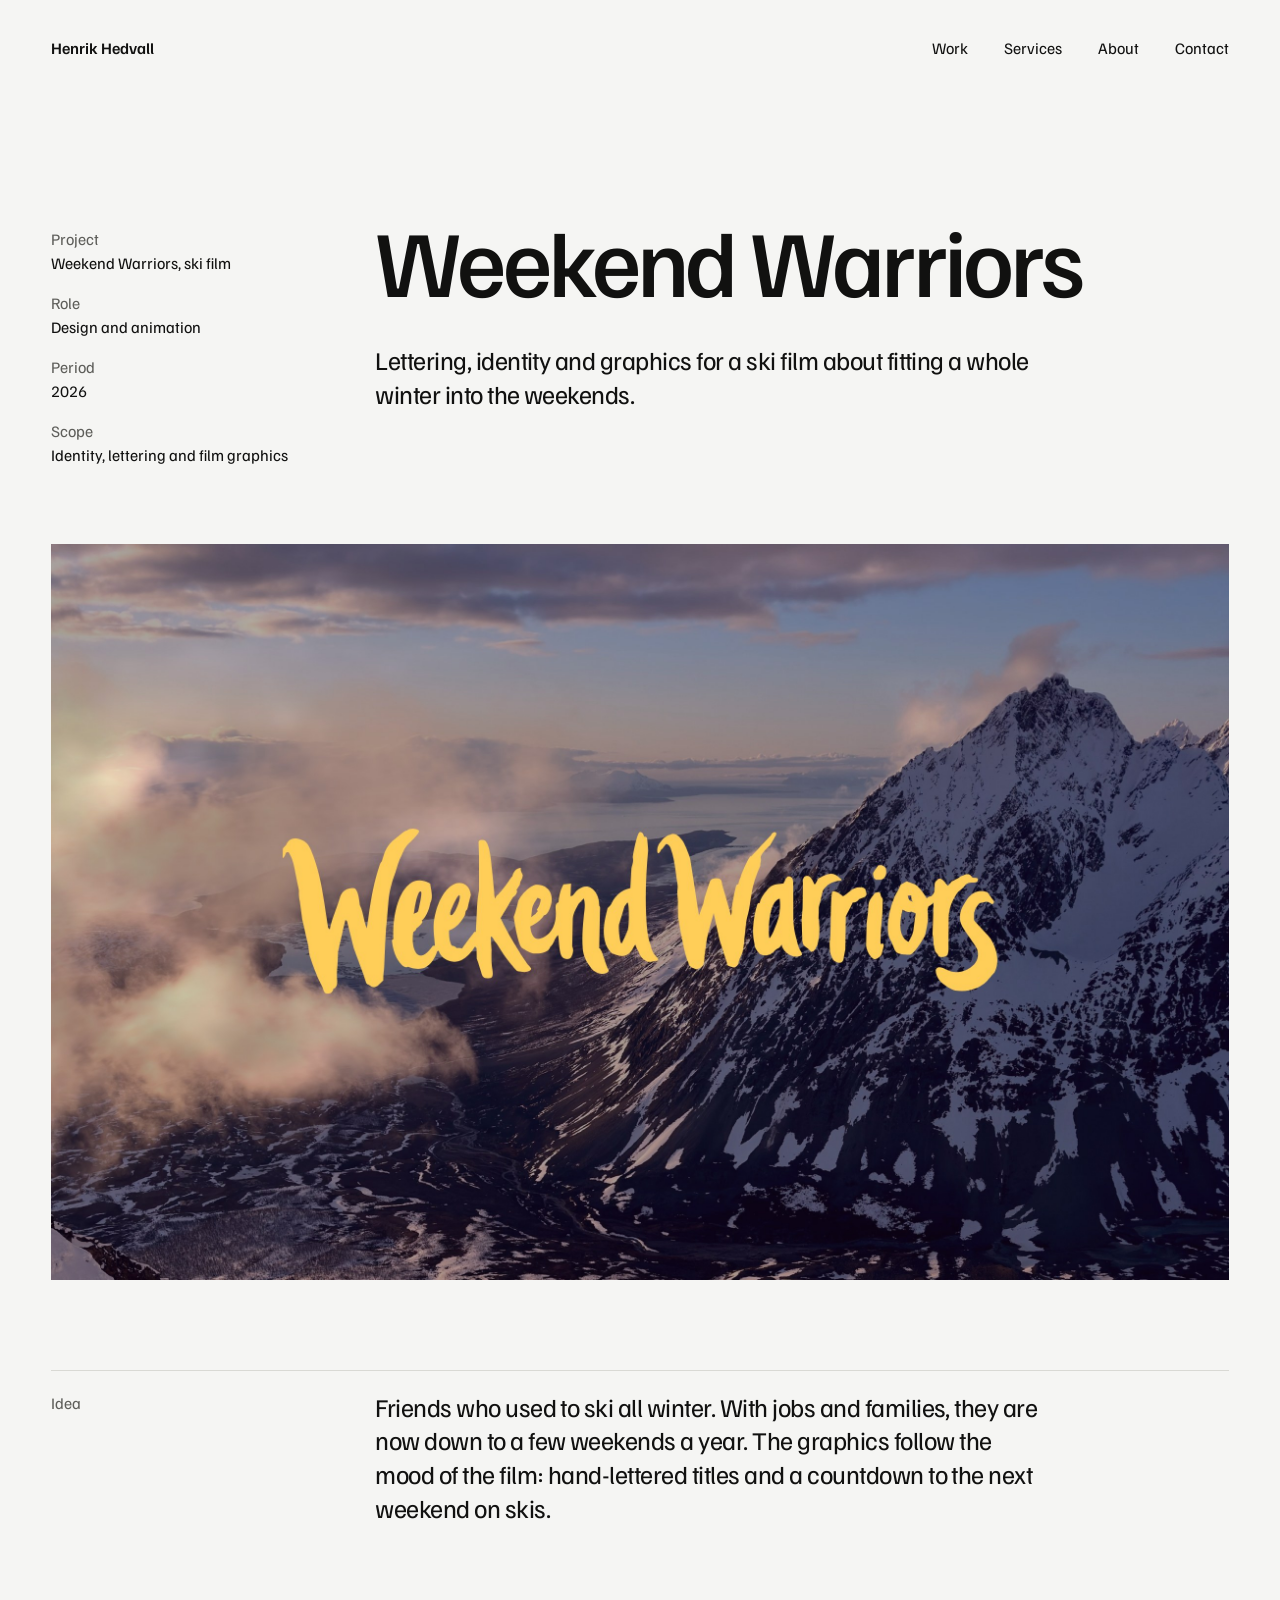
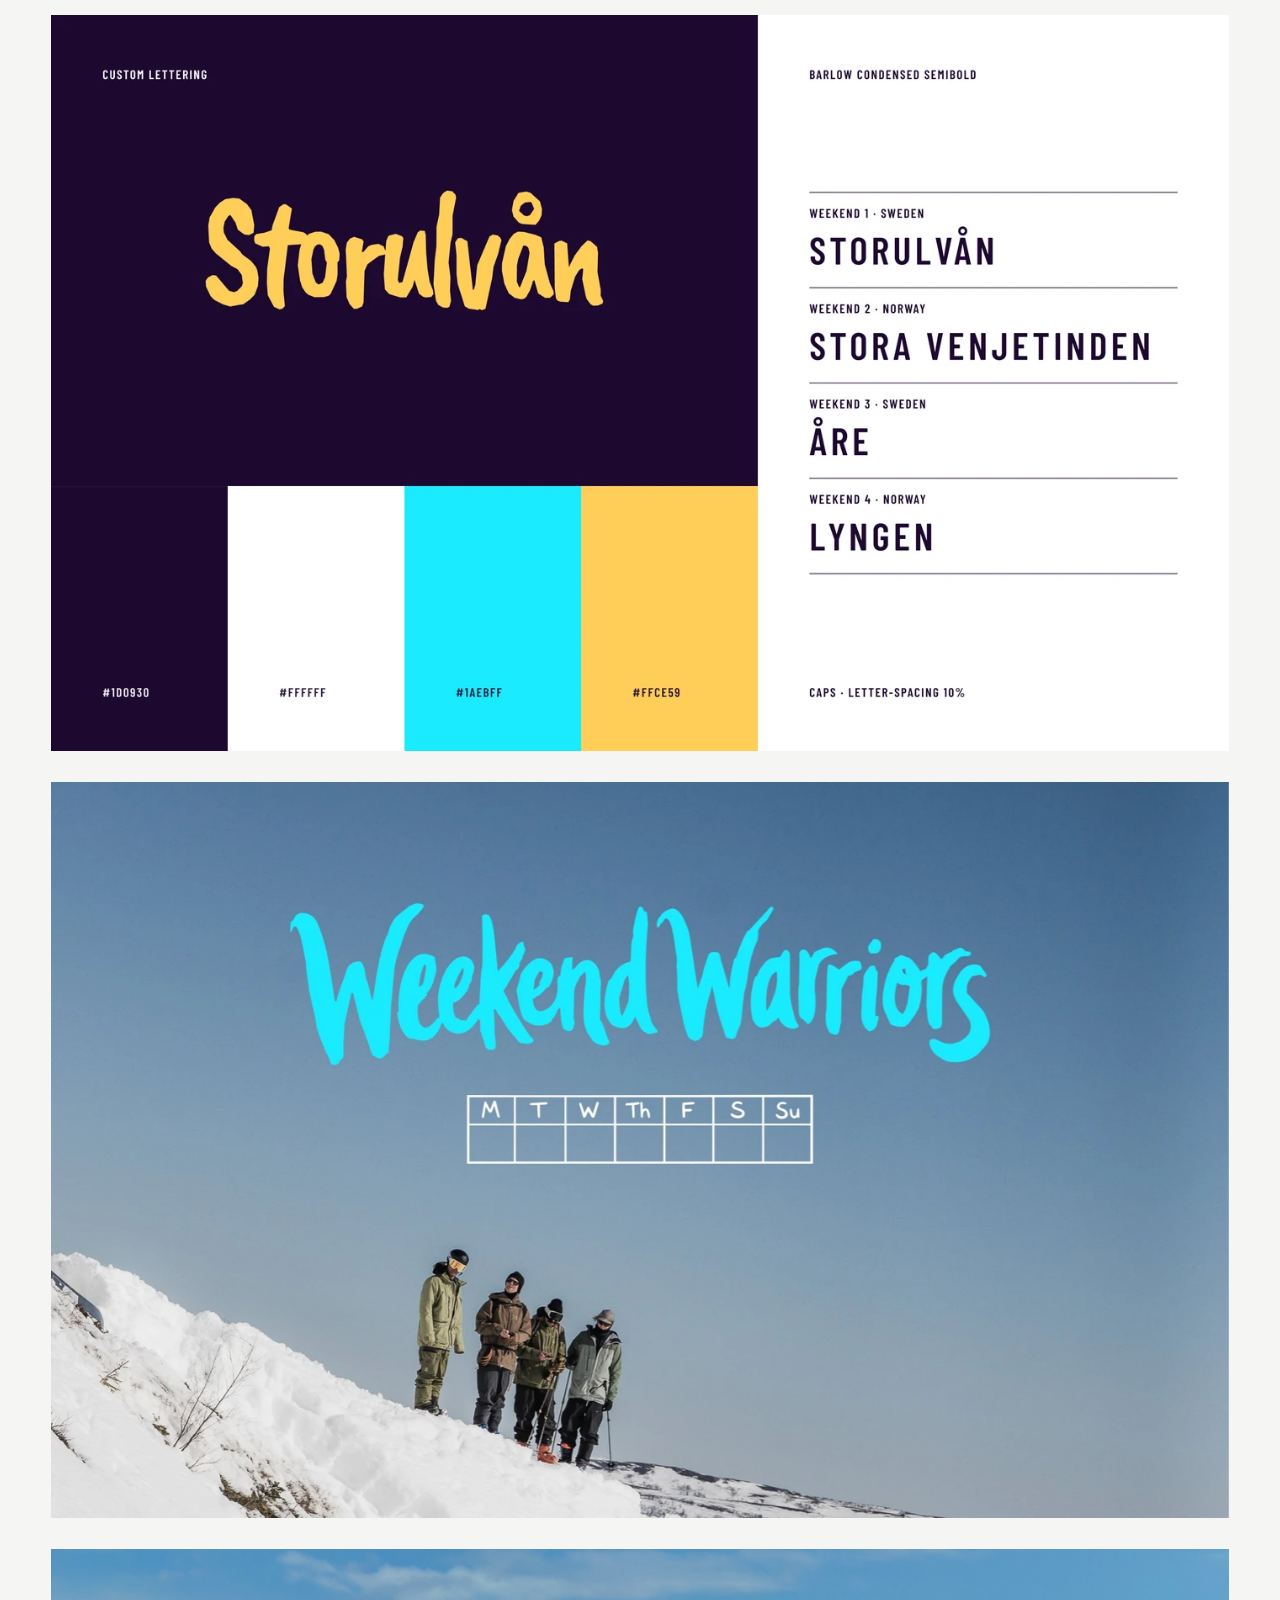
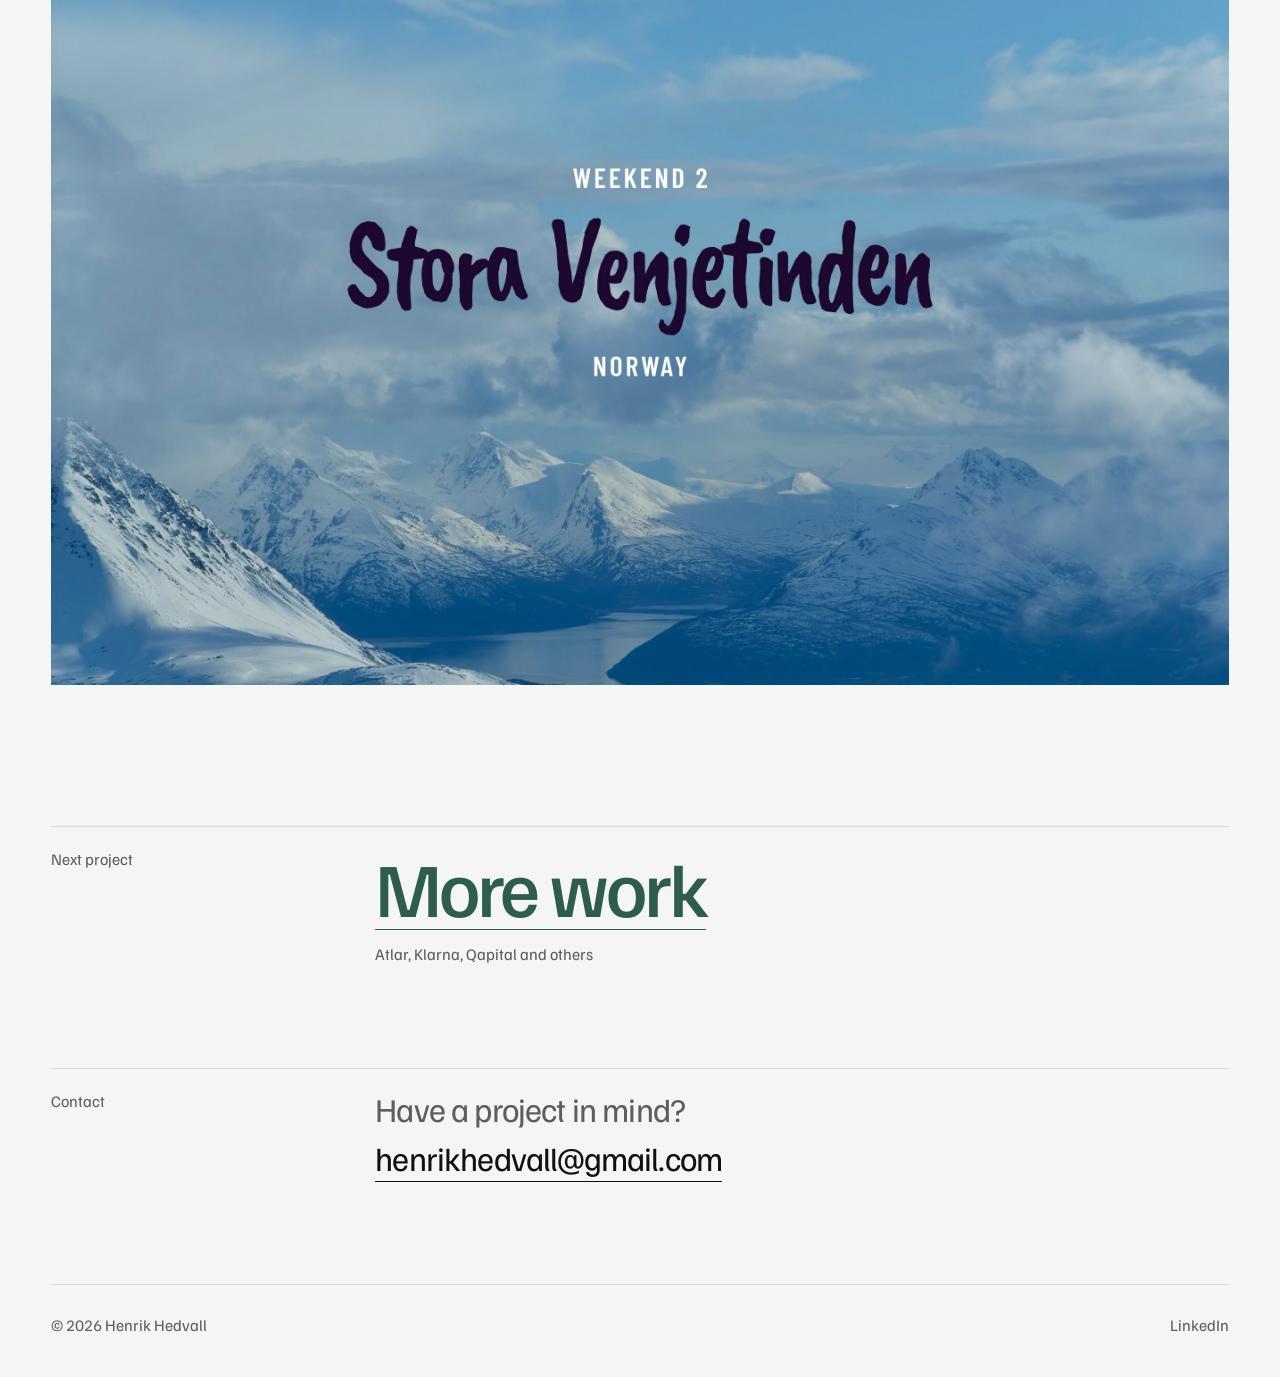
<file: docs/weekend-warriors/index.html>
<!doctype html>
<html lang="en">
<head>
<meta charset="utf-8">
<meta name="viewport" content="width=device-width, initial-scale=1">
<title>Weekend Warriors ski film identity – Henrik Hedvall</title>
<meta name="description" content="Lettering, identity and graphics for a ski film.">
<meta property="og:type" content="website">
<meta property="og:title" content="Weekend Warriors ski film identity – Henrik Hedvall">
<meta property="og:description" content="Lettering, identity and graphics for a ski film.">
<meta property="og:image" content="https://henrikhedvall.com/assets/ww-hero-poster.jpg">
<link rel="canonical" href="https://henrikhedvall.com/weekend-warriors/">
<meta property="og:url" content="https://henrikhedvall.com/weekend-warriors/">
<meta name="twitter:card" content="summary_large_image">
<meta name="theme-color" content="#F5F5F3">
<link rel="icon" href="../favicon.svg" type="image/svg+xml">
<link rel="apple-touch-icon" href="../apple-touch-icon.png">
<link rel="preload" href="../fonts/familjen-grotesk-latin-wght-normal.woff2" as="font" type="font/woff2" crossorigin>
<link rel="stylesheet" href="../css/base.css?v=b94be2dc">
<link rel="stylesheet" href="../css/ww.css?v=4189de96">
<link rel="stylesheet" href="../css/site.css?v=d81ffc0d">
<script>(function(){try{try{localStorage.removeItem("theme")}catch(e){}var t=sessionStorage.getItem("theme");if(t==="dk"||t==="lt")document.documentElement.classList.add(t)}catch(e){}})();</script>
<noscript><style>.rv{opacity:1!important}.rv .zm,.rv .st,.rv .bl{transform:none!important}.rv .st span{opacity:1!important}.rv .ck path{stroke-dashoffset:0!important}.ic .s{stroke-dashoffset:0!important}.ic .nd{transform:none!important}</style></noscript>
</head>
<body data-rvt="1.02">
<div class="pg c-page" id="page">
<div aria-hidden="true" class="bar c-bar-start"></div>
<div class="c-wrap">

<header class="hdr c-header">
<a class="c-brand" href="../">Henrik Hedvall</a>
<nav class="c-nav" aria-label="Main menu">
<a href="../#work">Work</a>
<a href="../#services">Services</a>
<a href="../#about">About</a>
<a href="../#contact">Contact</a>
</nav>
</header>

<section class="c-top">
<dl class="r2 meta c-257594">
<div class="c-stack">
<dt class="c-muted">Project</dt>
<dd class="c-m0">Weekend Warriors, ski film</dd>
</div>
<div class="c-stack">
<dt class="c-muted">Role</dt>
<dd class="c-m0">Design and animation</dd>
</div>
<div class="c-stack">
<dt class="c-muted">Period</dt>
<dd class="c-0a9772">2026</dd>
</div>
<div class="c-stack">
<dt class="c-muted">Scope</dt>
<dd class="c-m0">Identity, lettering and film graphics</dd>
</div>
</dl>
<div class="r1 c-top-body">
<h1 class="c-title">Weekend Warriors</h1>
<p class="c-lead">Lettering, identity and graphics for a ski film about fitting a whole winter into the weekends.</p>
</div>
</section>

<div data-rv="0" data-lb="1" tabindex="0" role="button" aria-label="Enlarge film" class="rv c-clip"><video class="zm" data-vid="1" src="../assets/ww-hero.mp4?v=6cf41d6e" poster="../assets/ww-hero-poster.jpg?v=d07b64ed" width="1920" height="1200" muted loop playsinline preload="metadata" aria-label="The Weekend Warriors wordmark writing itself over a mountain ridge at sunset"></video></div>

<section class="c-314054">
<h2 class="c-eyebrow">Idea</h2>
<p class="c-f4a2f2">Friends who used to ski all winter. With jobs and families, they are now down to a few weekends a year. The graphics follow the mood of the film: hand-lettered titles and a countdown to the next weekend on skis.</p>
</section>

<div class="c-05b86e">
<div data-rv="1" data-lb="1" tabindex="0" role="button" aria-label="Enlarge image" class="rv c-clip"><img class="zm" src="../assets/ww-identity-1400.webp?v=8460034e" srcset="../assets/ww-identity-800.webp?v=17761657 800w, ../assets/ww-identity-1400.webp?v=8460034e 1400w, ../assets/ww-identity.webp?v=f9207f23 2400w" sizes="(min-width: 1440px) 1200px, 92vw" fetchpriority="high" decoding="async" data-lbsrc="../assets/ww-identity-xl.webp?v=cf703788" alt="The hand-lettered chapter title Storulvån in yellow on dark purple, above the palette of dark purple, white, cyan and yellow, next to the four chapters set in Barlow Condensed" width="2400" height="1500"></div>
<div data-rv="2" data-lb="1" tabindex="0" role="button" aria-label="Enlarge image" class="rv c-clip"><div class="zm cal"><img src="../assets/ww-calendar-1400.webp?v=ad8975e1" srcset="../assets/ww-calendar-800.webp?v=437a39bd 800w, ../assets/ww-calendar-1400.webp?v=ad8975e1 1400w, ../assets/ww-calendar.webp?v=13466252 2400w" sizes="(min-width: 1440px) 1200px, 92vw" loading="lazy" decoding="async" data-lbsrc="../assets/ww-calendar-xl.webp?v=45547025" alt="Four skiers on a snowy ridge under the wordmark and a week calendar where Monday to Friday are crossed out and Saturday and Sunday show a skier" width="2400" height="1500"><div aria-hidden="true" class="mks"><svg class="mk x c-a84d3f" viewBox="0 0 32.82 32.82"><path d="M27.35 32.82 16.41 21.88 5.47 32.82 0 27.35l10.94-10.94L0 5.47 5.47 0l10.94 10.94L27.35 0l5.47 5.47-10.94 10.94 10.94 10.94z"/></svg><svg class="mk x c-4c1ccc" viewBox="0 0 32.82 32.82"><path d="M27.35 32.82 16.41 21.88 5.47 32.82 0 27.35l10.94-10.94L0 5.47 5.47 0l10.94 10.94L27.35 0l5.47 5.47-10.94 10.94 10.94 10.94z"/></svg><svg class="mk x c-1012cb" viewBox="0 0 32.82 32.82"><path d="M27.35 32.82 16.41 21.88 5.47 32.82 0 27.35l10.94-10.94L0 5.47 5.47 0l10.94 10.94L27.35 0l5.47 5.47-10.94 10.94 10.94 10.94z"/></svg><svg class="mk x c-6e73de" viewBox="0 0 32.82 32.82"><path d="M27.35 32.82 16.41 21.88 5.47 32.82 0 27.35l10.94-10.94L0 5.47 5.47 0l10.94 10.94L27.35 0l5.47 5.47-10.94 10.94 10.94 10.94z"/></svg><svg class="mk x c-4a1479" viewBox="0 0 32.82 32.82"><path d="M27.35 32.82 16.41 21.88 5.47 32.82 0 27.35l10.94-10.94L0 5.47 5.47 0l10.94 10.94L27.35 0l5.47 5.47-10.94 10.94 10.94 10.94z"/></svg><svg class="mk sk c-b07650" viewBox="0 0 160 160"><image href="../assets/ww-skier.png?v=4b0fe100" width="160" height="160"></image></svg><svg class="mk sk c-658f2b" viewBox="0 0 160 160"><image href="../assets/ww-skier.png?v=4b0fe100" width="160" height="160"></image></svg></div></div></div>
<div data-rv="3" data-lb="1" tabindex="0" role="button" aria-label="Enlarge film" class="rv c-clip"><video class="zm" data-vid="1" src="../assets/ww-chapter.mp4?v=0569e0cd" poster="../assets/ww-chapter-poster.jpg?v=b5629c20" width="1920" height="1200" muted loop playsinline preload="metadata" aria-label="The chapter title Weekend 2, Stora Venjetinden, Norway, writing itself over snowy peaks and clouds"></video></div>
</div>

<section class="c-sec-end">
<h2 class="c-eyebrow">Next project</h2>
<div class="c-step-body">
<a class="c-next-link" href="../more-work/">More work</a>
<p class="c-note">Atlar, Klarna, Qapital and others</p>
</div>
</section>

<section class="c-sec-end">
<h2 class="c-eyebrow">Contact</h2>
<div class="c-contact-body">
<p class="c-muted-p">Have a project in mind?</p>
<a class="c-link-underline" href="mailto:henrikhedvall@gmail.com">henrikhedvall@gmail.com</a>
</div>
</section>

<footer class="c-footer">
<span>© 2026 Henrik Hedvall</span>
<a class="c-muted" href="https://www.linkedin.com/in/henrikhedvall/" target="_blank" rel="noopener">LinkedIn</a>
</footer>


</div>
</div>
<script src="../js/site.js?v=495a7c48" defer></script>
</body>
</html>
</file>
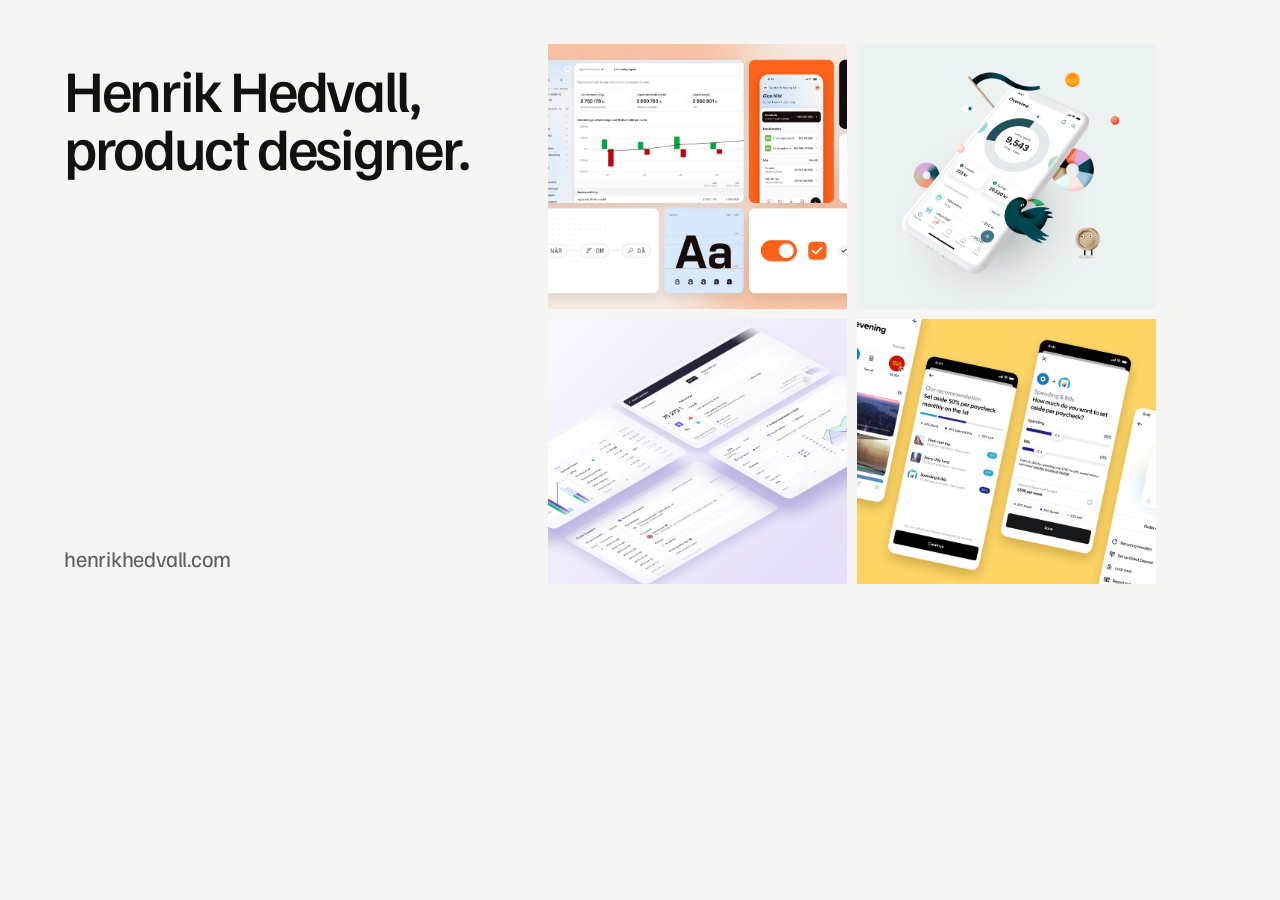
<file: site/share/share-start.html>
<!doctype html><html><head><meta charset="utf-8"><style>
@font-face{font-family:'FG';font-weight:400 700;src:url(../fonts/familjen-grotesk-latin-wght-normal.woff2) format('woff2-variations')}
*{box-sizing:border-box}html,body{margin:0}
body{width:1200px;height:628px;background:#F5F5F3;color:#111110;font-family:'FG',sans-serif;-webkit-font-smoothing:antialiased;display:flex}
.l{flex:0 0 548px;padding:60px 0 56px 64px;display:flex;flex-direction:column;justify-content:space-between}
h1{margin:0;font-size:59px;line-height:.98;font-weight:500;letter-spacing:-.04em}
.u{font-size:22px;letter-spacing:-.01em;color:#5E5E5A;display:flex;align-items:center;gap:12px}
.u i{width:10px;height:10px;border-radius:50%;background:#2F5D4B;display:block}
.r{flex:1;padding:44px 44px 44px 0;display:grid;grid-template-columns:1fr 1fr;grid-template-rows:1fr 1fr;gap:10px}
.r div{background-size:cover;background-position:center;background-color:#E7E7E3}
</style></head><body>
<div class="l"><h1>Henrik Hedvall,<br><span style="white-space:nowrap">product designer.</span></h1><div class="u">henrikhedvall.com</div></div>
<div class="r">
<div style="background-image:url(../assets/oqto-hero-full.jpg);background-position:30% 20%"></div>
<div style="background-image:url(../assets/tink-hero-full.jpg)"></div>
<div style="background-image:url(../assets/atlar.jpg);background-size:135%;background-position:50% 45%"></div>
<div style="background-image:url(../assets/qapital.jpg);background-size:125%;background-position:45% 50%"></div>
</div></body></html>
</file>
<file: docs/css/base.css>
@font-face{font-family:'Familjen Grotesk';font-style:normal;font-display:swap;font-weight:400 700;src:url(../fonts/familjen-grotesk-latin-ext-wght-normal.woff2) format('woff2-variations');unicode-range:U+0100-02BA,U+02BD-02C5,U+02C7-02CC,U+02CE-02D7,U+02DD-02FF,U+0304,U+0308,U+0329,U+1D00-1DBF,U+1E00-1E9F,U+1EF2-1EFF,U+2020,U+20A0-20AB,U+20AD-20C0,U+2113,U+2C60-2C7F,U+A720-A7FF}
@font-face{font-family:'Familjen Grotesk';font-style:normal;font-display:swap;font-weight:400 700;src:url(../fonts/familjen-grotesk-latin-wght-normal.woff2) format('woff2-variations');unicode-range:U+0000-00FF,U+0131,U+0152-0153,U+02BB-02BC,U+02C6,U+02DA,U+02DC,U+0304,U+0308,U+0329,U+2000-206F,U+20AC,U+2122,U+2191,U+2193,U+2212,U+2215,U+FEFF,U+FFFD}
@font-face{font-family:'Geist Mono';font-style:normal;font-display:swap;font-weight:500;src:url(../fonts/geist-mono-latin-500-normal.woff2) format('woff2');unicode-range:U+0000-00FF,U+0131,U+0152-0153,U+02BB-02BC,U+02C6,U+02DA,U+02DC,U+0304,U+0308,U+0329,U+2000-206F,U+20AC,U+2122,U+2191,U+2193,U+2212,U+2215,U+FEFF,U+FFFD}
body{margin:0;background:#F5F5F3}
:root{--accent:#2F5D4B}
::selection{background:#D5E3DC;color:#111110}
a{color:#111110;text-decoration:none}
a:hover{color:var(--accent)}
header a,.foot{background:linear-gradient(currentColor,currentColor) 0 100%/0 1px no-repeat;padding-bottom:2px;transition:background-size 500ms cubic-bezier(.2,.7,.2,1),color 300ms ease}
header a:hover,.foot:hover{background-size:100% 1px}
img,video{display:block;width:100%;height:auto}
.bar{position:fixed;top:0;left:0;right:0;height:2px;background:var(--accent);transform-origin:0 50%;z-index:20;pointer-events:none}
.hdr{position:sticky;top:0;z-index:10;background:#F5F5F3;box-shadow:0 0 0 100vmax #F5F5F3;clip-path:inset(0 -100vmax);transition:transform 600ms cubic-bezier(.2,.7,.2,1)}
.hdr.up{transform:translateY(-100%)}
@media (max-width: 1000px){.meta{order:2}}
.fw{position:relative}
.fc{position:absolute;left:83.6%;top:53.73%;width:6.15%;height:7.73%;background:#FAFAFA;color:#191970;pointer-events:none}
.fc svg{position:absolute;left:8.13%;top:10.34%;width:85.4%;height:auto;overflow:visible;display:block}
.fc .fp,.fc .fo,.fc .fm{transform-box:fill-box;transform-origin:center}
.fv{position:absolute;left:26.781%;top:21.917%;width:21.969%;height:63.708%;border-radius:7.966%/3.663%;object-fit:cover;pointer-events:none}
@media (prefers-reduced-motion: reduce){.fv{display:none}}
@media (prefers-reduced-motion: no-preference){
.rv.in .fc .fp{animation:fcP 2.3s 600ms both}
.rv.in .fc .fo{animation:fcO 2.3s 600ms both}
.rv.in .fc .fm{animation:fcM 2.3s 600ms both}
@keyframes fcP{0%,8.7%{opacity:0;transform:rotate(90deg);animation-timing-function:cubic-bezier(.2,0,0,1)}43.4%,60.8%{opacity:1;transform:rotate(0deg);animation-timing-function:cubic-bezier(.2,0,0,1)}100%{opacity:1;transform:rotate(-180deg)}}
@keyframes fcO{0%,8.7%{opacity:0;transform:translateX(12px);animation-timing-function:cubic-bezier(.2,0,0,1)}43.4%,100%{opacity:1;transform:translateX(0)}}
@keyframes fcM{0%,8.7%{opacity:0;transform:translateY(8px);animation-timing-function:cubic-bezier(.2,0,0,1)}43.4%,60.8%{opacity:1;transform:translateY(0);animation-timing-function:cubic-bezier(.2,0,0,1)}100%{opacity:1;transform:translateY(-3px)}}
.rv{opacity:0;transition:opacity 1000ms ease}
.rv.in{opacity:1}
.rv .zm:not(.px){transform:scale(1.035);transition:transform 2000ms cubic-bezier(.16,.84,.24,1)}
.rv.in .zm:not(.px){transform:none}
@keyframes rise{from{opacity:0;transform:translateY(14px)}to{opacity:1;transform:none}}
.r1,.r2{animation:rise 1100ms cubic-bezier(.2,.7,.2,1) both}
.r2{animation-delay:140ms}
}
[data-lb]{cursor:zoom-in}
[data-lb]:focus-visible{outline:2px solid var(--accent);outline-offset:3px}
.lbx{position:fixed;inset:0;z-index:100;opacity:0;transition:opacity 300ms ease;font-family:'Familjen Grotesk','Helvetica Neue',Arial,sans-serif;-webkit-font-smoothing:antialiased;touch-action:pinch-zoom;cursor:zoom-out}
.lbx.on{opacity:1}
.lbx .stg{position:absolute;left:0;right:0;top:0;height:100%;display:flex;align-items:center;justify-content:center;padding:68px clamp(16px,6vw,96px) 76px;box-sizing:border-box}
.lbx .stg img,.lbx .stg video{width:auto;height:auto;max-width:100%;max-height:100%;opacity:0;transform:scale(.985);transition:opacity 280ms ease,transform 500ms cubic-bezier(.2,.7,.2,1);cursor:default;-webkit-user-drag:none;user-select:none;-webkit-user-select:none}
.lbx .stg video{width:100%;height:100%;object-fit:contain}
.lbx .stg img.ok,.lbx .stg video.ok{opacity:1;transform:none}
.lbx button{position:absolute;-webkit-appearance:none;appearance:none;border:0;padding:0;width:44px;height:44px;border-radius:50%;background:transparent;color:inherit;cursor:pointer;display:flex;align-items:center;justify-content:center;transition:background 200ms ease}
.lbx button:hover{background:rgba(128,128,128,.18)}
.lbx button:focus-visible{outline:2px solid var(--accent);outline-offset:2px}
.lbx .x{top:14px;right:clamp(8px,2vw,24px)}
.lbx .pv,.lbx .nx{top:50%;margin-top:-22px}
.lbx .pv{left:clamp(4px,1.6vw,24px)}
.lbx .nx{right:clamp(4px,1.6vw,24px)}
.lbx .cp{position:absolute;left:0;right:0;bottom:24px;margin:0;padding:0 72px;display:flex;flex-wrap:wrap;justify-content:center;gap:2px 20px;text-align:center;font-size:14px;line-height:1.4;font-variant-numeric:tabular-nums;cursor:default}
.lbx .cp .cm{opacity:.62}
.lbx .cp .cl{display:flex;flex-wrap:wrap;gap:2px 20px}
.lbx .cp.has{justify-content:space-between;flex-wrap:nowrap;text-align:left}
.lbx .cp.has .cc{flex:none}
@media (max-width: 700px){.lbx .stg{padding:64px 12px 104px}.lbx .cp{padding:0 60px;bottom:16px}.lbx .cp.has{flex-direction:column;align-items:center;justify-content:flex-start;flex-wrap:nowrap;gap:2px;text-align:center}.lbx .cp .cl{display:contents}.lbx .pv,.lbx .nx{top:auto;bottom:12px;margin:0}}
.nf{min-height:100vh;min-height:100dvh;box-sizing:border-box;padding:36px clamp(20px,4vw,60px);display:flex;flex-direction:column;gap:20px;background:#F5F5F3;color:#111110;font-family:'Familjen Grotesk','Helvetica Neue',Arial,sans-serif;font-size:18px;line-height:1.5;-webkit-font-smoothing:antialiased}
.nf p{margin:0}
.nf-name{font-size:16px;font-weight:600;margin-bottom:auto !important}
.nf h1{margin:0;font-size:clamp(36px,6vw,88px);line-height:1.02;font-weight:500;letter-spacing:-.04em}
.nf-link{border-bottom:1px solid currentColor;padding-bottom:2px}
.nf>p:last-child{margin-bottom:auto}
@media (prefers-color-scheme: dark){
html:not(.lt){--accent:#46765F;color-scheme:dark}
html:not(.lt),:where(html:not(.lt)) body{background:#121211 !important}
:where(html:not(.lt)) .pg{background:#121211 !important;color:#EDEDE9 !important}
:where(html:not(.lt)) .hdr{background:#121211;box-shadow:0 0 0 100vmax #121211}
:where(html:not(.lt)) ::selection{background:#2F5D4B;color:#F5F5F3}
:where(html:not(.lt)) a{color:#EDEDE9}
:where(html:not(.lt)) .ic .s{stroke:#9C9C96 !important}
:where(html:not(.lt)) .ic .s.k{stroke:var(--accent) !important}
:where(html:not(.lt)) .ic .nd.g{fill:#9C9C96 !important}
:where(html:not(.lt)) .bleed{background:#2F5D4B;box-shadow:0 0 0 100vmax #2F5D4B}
}
html.dk{--accent:#46765F;color-scheme:dark}
html.dk,:where(html.dk) body{background:#121211 !important}
:where(html.dk) .pg{background:#121211 !important;color:#EDEDE9 !important}
:where(html.dk) .hdr{background:#121211;box-shadow:0 0 0 100vmax #121211}
:where(html.dk) ::selection{background:#2F5D4B;color:#F5F5F3}
:where(html.dk) a{color:#EDEDE9}
:where(html.dk) .ic .s{stroke:#9C9C96 !important}
:where(html.dk) .ic .s.k{stroke:var(--accent) !important}
:where(html.dk) .ic .nd.g{fill:#9C9C96 !important}
:where(html.dk) .bleed{background:#2F5D4B;box-shadow:0 0 0 100vmax #2F5D4B}
</file>
<file: docs/css/main.css>
@media (prefers-reduced-motion: no-preference){html{scroll-behavior:smooth}
#work,#services,#about{position:relative;border-top-color:transparent !important}
#work::before,#services::before,#about::before{content:"";position:absolute;left:0;right:0;top:-3px;height:1px;background:#D9D9D4;pointer-events:none}
@media (prefers-color-scheme: dark){html:not(.lt) :is(#work,#services,#about)::before{background:#2A2A28}}
html.dk :is(#work,#services,#about)::before{background:#2A2A28}}
.ph{transition:transform 900ms cubic-bezier(.2,.7,.2,1)}
.frame:hover .ph{transform:scale(1.015)}
.sl{position:relative}
.sl img{position:absolute;inset:0;display:block;width:100%;height:100%;object-fit:cover;opacity:0}
.sl img:first-child{opacity:1}
@media (prefers-reduced-motion: no-preference){
.sl img{animation:slF 24s linear infinite both}
.sl img:nth-child(2){animation-delay:4s}
.sl img:nth-child(3){animation-delay:8s}
.sl img:nth-child(4){animation-delay:12s}
.sl img:nth-child(5){animation-delay:16s}
.sl img:nth-child(6){animation-delay:20s}
@keyframes slF{0%{opacity:0}4.17%,16.67%{opacity:1}20.83%,100%{opacity:0}}
}
.tk{position:relative}
.fl{position:absolute;display:block;height:auto}
.ey{position:absolute;display:block;left:40.8125%;top:23.4%;width:1.1875%;aspect-ratio:1;border-radius:50%;background:radial-gradient(circle closest-side,#004650 0 50%,#A7CAD8 55% 100%)}
.fa{left:63.656%;top:10.4%;width:3.844%}
.fb{left:74.313%;top:26.85%;width:2.5%}
@media (prefers-reduced-motion: no-preference){
.ey{animation:eyL 11s cubic-bezier(.45,0,.55,1) 1.5s infinite}
@keyframes eyL{0%,12%{transform:none}45%,62%{transform:translateX(-89%)}95%,100%{transform:none}}
.fa{animation:flA 7s ease-in-out infinite alternate}
.fb{animation:flB 5.6s ease-in-out -2s infinite alternate}
@keyframes flA{from{transform:translate(-16%,30%)}to{transform:translate(20%,-45%)}}
@keyframes flB{from{transform:translate(26%,-40%)}to{transform:translate(-30%,52%)}}
}
.an{position:relative}
.an i,.an svg{position:absolute;display:block}
.oc{left:82.344%;top:11.75%;width:9.084%;overflow:visible;fill:#FF6319}
.hq{top:77.85%;height:.167%;background:#FF6319;border-radius:999px;opacity:0;transform-origin:0 50%}
.q1{left:13.94%;width:2.08%}.q2{left:23.7%;width:2.08%}
.bl{left:36.25%;top:84.56%;width:18.75%;height:1px;background:#FF6319;transform-origin:0 50%}
.sw{left:59.031%;top:74%;width:8.5%;aspect-ratio:272/160;border-radius:999px;background:#FF6319}
.sw i{top:15%;left:50%;width:41.18%;aspect-ratio:1;border-radius:50%;background:#fff}
.ck{left:71.278%;top:76.72%;width:2.134%;overflow:visible;fill:none;stroke:#fff;stroke-width:12.8;stroke-linecap:round;stroke-linejoin:round}
.ck path{stroke-dasharray:1;stroke-dashoffset:0}
@media (prefers-reduced-motion: no-preference){
.oc .ob,.oc .o1,.oc .o2{transform-box:fill-box;transform-origin:50% 50%}
.oc{animation:ocF 5.5s ease-in-out infinite alternate}
.oc .o1{animation:ocB 3.6s ease-in-out infinite alternate}
.oc .o2{animation:ocB 2.9s ease-in-out -1s infinite alternate}
@keyframes ocF{from{transform:translateY(3.5%) rotate(-2deg)}to{transform:translateY(-3.5%) rotate(2deg)}}
@keyframes ocB{from{transform:translate(-6%,10%)}to{transform:translate(8%,-16%)}}
.hq{animation:hl1 6s cubic-bezier(.45,0,.2,1) 1s infinite}
.q2{animation-name:hl2}
@keyframes hl1{0%{opacity:1;transform:scaleX(0)}12%{opacity:1;transform:scaleX(1)}36%{opacity:1;transform:scaleX(1)}46%,100%{opacity:0;transform:scaleX(1)}}
@keyframes hl2{0%,12%{opacity:1;transform:scaleX(0)}24%{opacity:1;transform:scaleX(1)}36%{opacity:1;transform:scaleX(1)}46%,100%{opacity:0;transform:scaleX(1)}}
.sw{animation:swT 5s cubic-bezier(.4,0,.2,1) 1s infinite}
.sw i{animation:swK 5s cubic-bezier(.4,0,.2,1) 1s infinite}
@keyframes swT{0%,30%{background:#FF6319}38%,62%{background:#CFCBC6}70%,100%{background:#FF6319}}
@keyframes swK{0%,30%{left:50%}38%,62%{left:8.82%}70%,100%{left:50%}}
.rv .bl{transform:scaleX(0);transition:transform 1500ms cubic-bezier(.2,.7,.2,1) 700ms}
.rv.in .bl{transform:none}
.rv .ck path{stroke-dashoffset:1;transition:stroke-dashoffset 700ms cubic-bezier(.65,0,.35,1) 1100ms}
.rv.in .ck path{stroke-dashoffset:0;animation:ckD 5s cubic-bezier(.65,0,.35,1) 3.5s infinite}
@keyframes ckD{0%,30%{stroke-dashoffset:0}36%,56%{stroke-dashoffset:1}70%,100%{stroke-dashoffset:0}}
}
.label{position:sticky;top:32px;align-self:flex-start}
@media (max-width: 1000px){.label{position:static}}
@media (max-width: 1000px){.wm{order:2;flex-direction:row !important;flex-wrap:wrap;gap:0 !important;margin-top:-12px}.wm>span:first-child{display:none}.wm>span+span+span::before{content:" · ";white-space:pre}#work>h2{margin-bottom:-36px !important}}
@media (max-width: 600px){#top h1{font-size:calc((100vw - 40px) / 8.1) !important}}
@media (max-width: 600px){#contact .mail{font-size:min(36px, calc((100vw - 40px) / 10.8))}}
@media (prefers-reduced-motion: no-preference){
.rv{opacity:0;transition:opacity 900ms ease}
.rv.in{opacity:1}
}
.bleed{background:var(--accent);box-shadow:0 0 0 100vmax var(--accent);clip-path:inset(0 -100vmax)}
@media (prefers-color-scheme: dark){:where(html:not(.lt)) .bleed{background:#2F5D4B;box-shadow:0 0 0 100vmax #2F5D4B}}
:where(html.dk) .bleed{background:#2F5D4B;box-shadow:0 0 0 100vmax #2F5D4B}
footer.bleed{clip-path:inset(-2px -100vmax 0)}
footer.bleed{position:relative;border-top-color:transparent !important}
footer.bleed::before{content:"";position:absolute;left:0;right:0;top:-1px;height:1px;background:rgba(245,245,243,.18);box-shadow:0 0 0 100vmax rgba(245,245,243,.18);clip-path:inset(0 -100vmax);pointer-events:none}
.mail{color:#F5F5F3;border-bottom:1px solid rgba(245,245,243,.4);transition:border-color 400ms ease}
.mail:hover{color:#F5F5F3;border-color:#F5F5F3}
.foot{color:rgba(245,245,243,.62)}
.foot:hover{color:#F5F5F3}
.ic{flex:none;width:1.15em;height:1.15em;overflow:visible;position:relative;top:2px}
.svc{position:relative;top:-1px}
.ic .s{fill:none;stroke:#5E5E5A;stroke-width:1.9;stroke-linecap:round;stroke-linejoin:round;stroke-dasharray:1 2;stroke-dashoffset:1.05;transition:stroke-dashoffset 1100ms cubic-bezier(.65,0,.35,1)}
.ic.in .s{stroke-dashoffset:0}
.ic .s.k{stroke:var(--accent)}
@keyframes pop{from{transform:scale(.35)}to{transform:scale(1)}}
.ic .cv{d:path("M4.5 19.5C11 19.5 11 5 19.5 5");transition:stroke-dashoffset 1100ms cubic-bezier(.65,0,.35,1),d 650ms cubic-bezier(.2,.7,.2,1)}
.ic .hl{d:path("M19.5 5H12.4");transition:stroke-dashoffset 1100ms cubic-bezier(.65,0,.35,1) 500ms,d 650ms cubic-bezier(.2,.7,.2,1)}
.ic .kb{transition:stroke-dashoffset 1100ms cubic-bezier(.65,0,.35,1) 700ms,transform 650ms cubic-bezier(.2,.7,.2,1)}
@supports (d: path("M0 0")){
.svc-row:hover .ic.in .cv{d:path("M4.5 19.5C11 19.5 4 5 19.5 5")}
.svc-row:hover .ic.in .hl{d:path("M19.5 5H5.4")}
.svc-row:hover .ic.in .kb{transform:translateX(-7px)}
}
.ic .nd{fill:var(--accent);transform-box:fill-box;transform-origin:50% 50%;transform:scale(0);transition:transform 600ms cubic-bezier(.34,1.56,.64,1) 900ms}
.ic.in .nd{transform:scale(1)}
.ic .nd.g{fill:#5E5E5A;transition-delay:300ms}
.ic .nd.st{transition-delay:450ms}.ic .nd.g.st{transition-delay:0ms}.svc-row:hover .ic.in .nd.st{animation:none}
.svc-row:hover .ic.in .nd{animation:pop 600ms cubic-bezier(.34,1.56,.64,1) both}
.ic .dm{transition:stroke-dashoffset 1100ms cubic-bezier(.65,0,.35,1),transform 450ms cubic-bezier(.2,.7,.2,1)}
.ic .d2{transition-delay:120ms,0ms}
.ic .d3{transition-delay:240ms,0ms}
.ic .d4{transition-delay:360ms,0ms}
.svc-row:hover .ic.in .d1{transform:translateY(-1.3px)}
.svc-row:hover .ic.in .d2{transform:translateX(-1.3px)}
.svc-row:hover .ic.in .d3{transform:translateX(1.3px)}
.svc-row:hover .ic.in .d4{transform:translateY(1.3px)}
.ic .bt{transform-origin:50% 66.67%}
.ic .bc,.ic .bs,.ic .ap{transform-box:fill-box;transform-origin:50% 50%}
@media (prefers-reduced-motion: no-preference){
.ic.in .bs{animation:bsIn 900ms cubic-bezier(.2,.7,.2,1) 500ms backwards}
.svc-row:hover .ic.in .bt{animation:btS 750ms cubic-bezier(.3,1.35,.5,1) both}
.svc-row:hover .ic.in .bs{animation:bsS 750ms cubic-bezier(.3,1.35,.5,1) 260ms both}
.svc-row:hover .ic.in .bc{animation:bcH 620ms cubic-bezier(.3,0,.3,1) 180ms both}
.svc-row:hover .ic.in .ap{animation:apG 600ms cubic-bezier(.3,0,.3,1) both}
@keyframes apG{0%,100%{transform:none}35%{transform:translate(-.5px,.5px) scale(.93)}}
@keyframes bsIn{from{transform:rotate(-90deg)}to{transform:none}}
@keyframes btS{from{transform:none}to{transform:rotate(120deg)}}
@keyframes bsS{from{transform:none}to{transform:rotate(90deg)}}
@keyframes bcH{0%,100%{transform:none}42%{transform:translateY(-2.6px)}}
}
@media (prefers-reduced-motion: reduce){.ic .s{stroke-dasharray:none;stroke-dashoffset:0;transition:none}.svc-row:hover .ic.in .nd,.ic .nd{transform:none;animation:none;transition:none}}
@media (prefers-reduced-motion: no-preference){
.r2{animation:rise 1100ms cubic-bezier(.2,.7,.2,1) 900ms both}
.w{animation:settle 1400ms cubic-bezier(.16,.84,.24,1) backwards}
.dot{animation:dot 700ms cubic-bezier(.34,1.56,.64,1) 1150ms backwards}
@keyframes settle{from{opacity:0;filter:blur(10px);transform:translateY(.28em)}to{opacity:1;filter:none;transform:none}}
@keyframes dot{from{opacity:0;transform:scale(0)}to{opacity:1;transform:none}}
.c{transition:font-weight 520ms cubic-bezier(.2,.7,.2,1)}
}
.w{display:inline-block;white-space:nowrap;padding:.14em .08em .3em;margin:-.14em -.08em -.3em}
.c{display:inline-block;padding:0 .06em;margin:0 -.06em}
.dot{display:inline-block;transform-origin:50% 85%;color:var(--accent);cursor:pointer}

/* Start page: a soft green glow around the dot when the pointer is near */
.pg{position:relative}
.pg>.c-wrap{position:relative;z-index:1}
.pg::before{content:"";position:absolute;left:0;right:0;top:var(--gt,0px);height:var(--gh,0px);pointer-events:none;background:var(--accent);opacity:var(--go,0);transition:opacity 700ms ease;-webkit-mask-image:radial-gradient(circle 300px at var(--gx,50%) var(--gy,50%), rgba(0,0,0,1.000) 0%, rgba(0,0,0,0.948) 10%, rgba(0,0,0,0.809) 20%, rgba(0,0,0,0.621) 30%, rgba(0,0,0,0.429) 40%, rgba(0,0,0,0.266) 50%, rgba(0,0,0,0.149) 60%, rgba(0,0,0,0.075) 70%, rgba(0,0,0,0.034) 80%, rgba(0,0,0,0.014) 90%, transparent 100%),linear-gradient(transparent 0, #000 150px, #000 calc(100% - 170px), transparent 100%);mask-image:radial-gradient(circle 300px at var(--gx,50%) var(--gy,50%), rgba(0,0,0,1.000) 0%, rgba(0,0,0,0.948) 10%, rgba(0,0,0,0.809) 20%, rgba(0,0,0,0.621) 30%, rgba(0,0,0,0.429) 40%, rgba(0,0,0,0.266) 50%, rgba(0,0,0,0.149) 60%, rgba(0,0,0,0.075) 70%, rgba(0,0,0,0.034) 80%, rgba(0,0,0,0.014) 90%, transparent 100%),linear-gradient(transparent 0, #000 150px, #000 calc(100% - 170px), transparent 100%);-webkit-mask-composite:source-in;mask-composite:intersect}
@media (prefers-color-scheme: dark){html:not(.lt) .pg::before{filter:opacity(.75)}}
html.dk .pg::before{filter:opacity(.75)}
</file>
<file: docs/css/site.css>
.c-page{background: #F5F5F3; color: #111110; font-family: 'Familjen Grotesk', 'Helvetica Neue', Arial, sans-serif; font-size: 18px; line-height: 1.5; -webkit-font-smoothing: antialiased}
.c-wrap{max-width: 1320px; margin: 0 auto; padding: 0 clamp(20px, 4vw, 60px); box-sizing: border-box}
.c-header{display: flex; flex-wrap: wrap; justify-content: space-between; align-items: center; gap: 16px 40px; padding: 36px 0}
.c-brand{font-size: 16px; font-weight: 600}
.c-nav{display: flex; flex-wrap: wrap; gap: 8px 36px; font-size: 16px}
.c-1bd8ef{padding: clamp(72px, 9vw, 128px) 0 clamp(80px, 9vw, 136px); display: flex; flex-direction: column; gap: clamp(48px, 6vw, 88px)}
.c-0eb64b{margin: 0; font-size: clamp(38px, 8.2vw, 120px); line-height: 0.96; letter-spacing: -0.045em}
.c-f9675e{animation-delay: 0ms}
.c-w700{font-weight: 700}
.c-f2ee90{animation-delay: 90ms}
.c-b80cd1{animation-delay: 180ms}
.c-w400{font-weight: 400}
.c-2d3d45{font-weight: 400; margin-left: -0.0767em}
.c-fda0ea{animation-delay: 270ms}
.c-779be9{font-weight: 400; margin-left: -0.11em}
.c-11d5b0{display: flex; flex-wrap: wrap; gap: 0 24px}
.c-934982{flex: 1 1 640px; min-width: 0; margin: 0; max-width: 30em; font-size: clamp(19px, 1.7vw, 23px); line-height: 1.4; letter-spacing: -0.01em; text-wrap: pretty}
.c-3e7436{flex: 0 1 300px}
.c-4fb075{padding: 20px 0 clamp(96px, 11vw, 168px); border-top: 1px solid #D9D9D4; display: flex; flex-direction: column; gap: clamp(64px, 7vw, 96px)}
.c-e5e7d6{margin: 0; font-size: 16px; font-weight: 400; color: #5E5E5A}
.c-d96ef6{display: flex; flex-wrap: wrap; gap: 20px 24px}
.c-d4efab{flex: 0 1 300px; display: flex; flex-direction: column; gap: 4px; font-size: 16px; color: #5E5E5A}
.c-34375b{flex: 1 1 640px; min-width: 0; display: flex; flex-direction: column; gap: 24px}
.c-media{overflow: hidden; background: #E7E7E3}
.c-f92d9a{display: block; width: 100%; height: auto}
.c-66ebb6{display: flex; flex-direction: column; gap: 8px}
.c-h3{margin: 0; font-size: clamp(23px, 2.3vw, 32px); font-weight: 500; letter-spacing: -0.025em; line-height: 1.2}
.c-623d69{margin: 0; max-width: 36em; color: #5E5E5A; text-wrap: pretty}
.c-d9cca0{flex: 1 1 640px; min-width: 0; display: grid; grid-template-columns: repeat(auto-fit, minmax(min(320px, 100%), 1fr)); gap: 56px 24px}
.c-card{display: flex; flex-direction: column; gap: 20px}
.c-51b9cf{display: block; width: 100%; height: auto; aspect-ratio: 4 / 3; object-fit: cover}
.c-bc8afc{display: flex; flex-direction: column; gap: 4px}
.c-h3-small{margin: 0; font-size: clamp(21px, 1.9vw, 26px); font-weight: 500; letter-spacing: -0.02em; line-height: 1.2}
.c-note{margin: 0; font-size: 16px; color: #5E5E5A}
.c-a904ae{aspect-ratio: 4 / 3}
.c-sec-row{padding: 20px 0 clamp(96px, 11vw, 168px); border-top: 1px solid #D9D9D4; display: flex; flex-wrap: wrap; gap: 32px 24px}
.c-eyebrow{flex: 0 1 300px; margin: 0; font-size: 16px; font-weight: 400; color: #5E5E5A}
.c-cdea6d{flex: 1 1 640px; min-width: 0; display: flex; flex-direction: column; gap: clamp(24px, 3vw, 44px)}
.c-e6c089{margin: 0; max-width: 16ch; font-size: clamp(32px, 4.4vw, 64px); line-height: 1.04; font-weight: 500; letter-spacing: -0.035em; text-wrap: balance}
.c-cb9cb9{color: var(--accent)}
.c-stack{display: flex; flex-direction: column}
.c-e2e9c7{display: grid; grid-template-columns: repeat(auto-fit, minmax(min(300px, 100%), 1fr)); gap: 12px 24px; padding: 28px 0}
.c-svc-head{display: flex; align-items: flex-start; gap: 16px; font-size: clamp(21px, 1.9vw, 26px)}
.c-body-muted{margin: 0; color: #5E5E5A; text-wrap: pretty}
.c-6560a6{display: grid; grid-template-columns: repeat(auto-fit, minmax(min(300px, 100%), 1fr)); gap: 12px 24px; padding: 28px 0; border-top: 1px solid #D9D9D4}
.c-73754b{stroke: var(--accent); stroke-width: 1.4; stroke-linejoin: round}
.c-49e06b{transition-delay: 200ms}
.c-84e55a{flex: 1 1 640px; min-width: 0; display: grid; grid-template-columns: repeat(auto-fit, minmax(min(300px, 100%), 1fr)); gap: 48px 24px; align-items: start}
.c-241d5d{display: flex; flex-direction: column; gap: 48px}
.c-717a55{display: flex; flex-direction: column; gap: 0.8em; font-size: clamp(21px, 2vw, 27px); line-height: 1.32; letter-spacing: -0.02em}
.c-deb068{margin: 0; text-wrap: pretty}
.c-5a4dd7{display: flex; flex-direction: column; font-size: 16px}
.c-9900d7{display: flex; justify-content: space-between; gap: 24px; padding: 14px 0}
.c-years{color: #5E5E5A; font-variant-numeric: tabular-nums}
.c-job{display: flex; justify-content: space-between; gap: 24px; padding: 14px 0; border-top: 1px solid #D9D9D4}
.c-983ea1{display: flex; justify-content: space-between; gap: 24px; padding: 14px 0; border-top: 1px solid #D9D9D4; color: #5E5E5A}
.c-37434e{display: block; width: 100%; height: auto; aspect-ratio: 4 / 5; object-fit: cover; background: #E7E7E3}
.c-d41c83{padding: clamp(72px, 8vw, 120px) 0 clamp(96px, 11vw, 168px); display: flex; flex-wrap: wrap; gap: 32px 24px; color: #F5F5F3}
.c-3a19ce{flex: 0 1 300px; margin: 0; font-size: 16px; font-weight: 400; color: rgba(245, 245, 243, 0.62)}
.c-ff5913{flex: 1 1 640px; min-width: 0; display: flex; flex-direction: column; gap: 8px; font-size: clamp(36px, 6vw, 88px); line-height: 1.02; font-weight: 500; letter-spacing: -0.04em}
.c-d10982{margin: 0; color: rgba(245, 245, 243, 0.62)}
.c-31921e{align-self: flex-start; padding-bottom: 4px}
.c-7f6a8b{display: flex; flex-wrap: wrap; justify-content: space-between; gap: 12px 40px; padding: 28px 0 48px; border-top: 1px solid rgba(245, 245, 243, 0.18); font-size: 16px; color: rgba(245, 245, 243, 0.62)}
.c-bar-start{transform: scaleX(0)}
.c-top{padding: clamp(72px, 9vw, 128px) 0 clamp(56px, 6vw, 88px); display: flex; flex-wrap: wrap; gap: 32px 24px}
.c-257594{flex: 0 1 300px; margin: 0; padding-top: 14px; display: flex; flex-direction: column; gap: 16px; font-size: 16px}
.c-muted{color: #5E5E5A}
.c-m0{margin: 0}
.c-0a9772{margin: 0; font-variant-numeric: tabular-nums}
.c-top-body{flex: 1 1 640px; min-width: 0; display: flex; flex-direction: column; gap: clamp(28px, 3vw, 44px)}
.c-title{margin: 0; font-size: clamp(44px, 7.4vw, 108px); line-height: 0.98; font-weight: 500; letter-spacing: -0.04em; text-wrap: balance}
.c-lead{margin: 0; max-width: 26em; font-size: clamp(21px, 2vw, 27px); line-height: 1.32; letter-spacing: -0.02em; text-wrap: pretty}
.c-clip{overflow: hidden}
.c-sec-first{margin-top: clamp(96px, 11vw, 168px); padding: 20px 0 clamp(96px, 11vw, 168px); border-top: 1px solid #D9D9D4; display: flex; flex-wrap: wrap; gap: 32px 24px}
.c-2e2f8c{flex: 1 1 640px; min-width: 0; margin: 0; max-width: 24em; font-size: clamp(23px, 2.6vw, 36px); line-height: 1.22; letter-spacing: -0.025em; text-wrap: pretty}
.c-sec-col{padding: 20px 0 clamp(96px, 11vw, 168px); border-top: 1px solid #D9D9D4; display: flex; flex-direction: column; gap: clamp(48px, 5vw, 72px)}
.c-row{display: flex; flex-wrap: wrap; gap: 32px 24px}
.c-7f7d7d{flex: 0 1 300px; display: flex; flex-direction: column; gap: 4px; font-size: 16px}
.c-7fa5f6{color: var(--accent); font-variant-numeric: tabular-nums}
.c-step-body{flex: 1 1 640px; min-width: 0; display: flex; flex-direction: column; gap: 12px}
.c-step-text{margin: 0; max-width: 32em; color: #5E5E5A; text-wrap: pretty}
.c-grid2{display: grid; grid-template-columns: repeat(auto-fit, minmax(min(420px, 100%), 1fr)); gap: 24px}
.c-step-label{flex: 0 1 300px; font-size: 16px; color: var(--accent); font-variant-numeric: tabular-nums}
.c-e239d3{background-image: url(../assets/oqto-autopilot-card.webp)}
.c-sec-end{padding: 20px 0 clamp(72px, 8vw, 120px); border-top: 1px solid #D9D9D4; display: flex; flex-wrap: wrap; gap: 32px 24px}
.c-next-link{align-self: flex-start; font-size: clamp(36px, 6vw, 88px); line-height: 1.02; font-weight: 500; letter-spacing: -0.04em; color: var(--accent); border-bottom: 1px solid var(--accent); padding-bottom: 4px}
.c-contact-body{flex: 1 1 640px; min-width: 0; display: flex; flex-direction: column; gap: 8px; font-size: clamp(23px, 2.6vw, 36px); line-height: 1.22; letter-spacing: -0.025em}
.c-muted-p{margin: 0; color: #5E5E5A}
.c-link-underline{align-self: flex-start; border-bottom: 1px solid currentColor; padding-bottom: 2px}
.c-footer{display: flex; flex-wrap: wrap; justify-content: space-between; gap: 12px 40px; padding: 28px 0 40px; border-top: 1px solid #D9D9D4; font-size: 16px; color: #5E5E5A}
.c-sec-col-wide{padding: 20px 0 clamp(96px, 11vw, 168px); border-top: 1px solid #D9D9D4; display: flex; flex-direction: column; gap: clamp(56px, 6vw, 88px)}
.c-314054{margin-top: clamp(64px, 7vw, 104px); padding: 20px 0 clamp(64px, 7vw, 104px); border-top: 1px solid #D9D9D4; display: flex; flex-wrap: wrap; gap: 32px 24px}
.c-f4a2f2{flex: 1 1 640px; min-width: 0; margin: 0; max-width: 26em; font-size: clamp(21px, 2vw, 27px); line-height: 1.32; letter-spacing: -0.02em; text-wrap: pretty}
.c-05b86e{margin: 0 0 clamp(96px, 11vw, 168px); display: flex; flex-direction: column; gap: clamp(20px, 2.4vw, 32px)}
.c-a84d3f{left: 37.325%}
.c-4c1ccc{left: 41.416%}
.c-1012cb{left: 45.856%}
.c-6e73de{left: 49.881%}
.c-4a1479{left: 54.116%}
.c-b07650{left: 58.339%}
.c-658f2b{left: 62.573%}
.c-dfa173{margin: 0 0 clamp(96px, 11vw, 168px); display: grid; grid-template-columns: repeat(auto-fit, minmax(min(420px, 100%), 1fr)); gap: clamp(40px, 4vw, 64px) 24px}
.c-figure{margin: 0; display: flex; flex-direction: column; gap: 16px}
.c-caption{display: flex; flex-wrap: wrap; justify-content: space-between; gap: 4px 24px; font-size: 16px}
@media (prefers-color-scheme: dark){
html:not(.lt) .c-page{background:#121211 !important;color:#EDEDE9 !important}
html:not(.lt) .c-4fb075{border-color:#2A2A28 !important}
html:not(.lt) .c-e5e7d6{color:#9C9C96 !important}
html:not(.lt) .c-d4efab{color:#9C9C96 !important}
html:not(.lt) .c-media{background:#1C1C1A !important}
html:not(.lt) .c-623d69{color:#9C9C96 !important}
html:not(.lt) .c-note{color:#9C9C96 !important}
html:not(.lt) .c-sec-row{border-color:#2A2A28 !important}
html:not(.lt) .c-eyebrow{color:#9C9C96 !important}
html:not(.lt) .c-body-muted{color:#9C9C96 !important}
html:not(.lt) .c-6560a6{border-color:#2A2A28 !important}
html:not(.lt) .c-years{color:#9C9C96 !important}
html:not(.lt) .c-job{border-color:#2A2A28 !important}
html:not(.lt) .c-983ea1{color:#9C9C96 !important;border-color:#2A2A28 !important}
html:not(.lt) .c-37434e{background:#1C1C1A !important}
html:not(.lt) .c-muted{color:#9C9C96 !important}
html:not(.lt) .c-sec-first{border-color:#2A2A28 !important}
html:not(.lt) .c-sec-col{border-color:#2A2A28 !important}
html:not(.lt) .c-step-text{color:#9C9C96 !important}
html:not(.lt) .c-sec-end{border-color:#2A2A28 !important}
html:not(.lt) .c-muted-p{color:#9C9C96 !important}
html:not(.lt) .c-footer{color:#9C9C96 !important;border-color:#2A2A28 !important}
html:not(.lt) .c-sec-col-wide{border-color:#2A2A28 !important}
html:not(.lt) .c-314054{border-color:#2A2A28 !important}
}
html.dk .c-page{background:#121211 !important;color:#EDEDE9 !important}
html.dk .c-4fb075{border-color:#2A2A28 !important}
html.dk .c-e5e7d6{color:#9C9C96 !important}
html.dk .c-d4efab{color:#9C9C96 !important}
html.dk .c-media{background:#1C1C1A !important}
html.dk .c-623d69{color:#9C9C96 !important}
html.dk .c-note{color:#9C9C96 !important}
html.dk .c-sec-row{border-color:#2A2A28 !important}
html.dk .c-eyebrow{color:#9C9C96 !important}
html.dk .c-body-muted{color:#9C9C96 !important}
html.dk .c-6560a6{border-color:#2A2A28 !important}
html.dk .c-years{color:#9C9C96 !important}
html.dk .c-job{border-color:#2A2A28 !important}
html.dk .c-983ea1{color:#9C9C96 !important;border-color:#2A2A28 !important}
html.dk .c-37434e{background:#1C1C1A !important}
html.dk .c-muted{color:#9C9C96 !important}
html.dk .c-sec-first{border-color:#2A2A28 !important}
html.dk .c-sec-col{border-color:#2A2A28 !important}
html.dk .c-step-text{color:#9C9C96 !important}
html.dk .c-sec-end{border-color:#2A2A28 !important}
html.dk .c-muted-p{color:#9C9C96 !important}
html.dk .c-footer{color:#9C9C96 !important;border-color:#2A2A28 !important}
html.dk .c-sec-col-wide{border-color:#2A2A28 !important}
html.dk .c-314054{border-color:#2A2A28 !important}
</file>
<file: docs/css/oqto.css>
.px{transform:scale(1.03);will-change:transform}
.an,.ld{position:relative}
.an i,.an svg{position:absolute;display:block}
.oc{left:82.344%;top:11.75%;width:9.084%;overflow:visible;fill:#FF6319}
.hq{top:77.85%;height:.167%;background:#FF6319;border-radius:999px;opacity:0;transform-origin:0 50%}
.q1{left:13.94%;width:2.08%}.q2{left:23.7%;width:2.08%}
.bl{left:36.25%;top:84.56%;width:18.75%;height:1px;background:#FF6319;transform-origin:0 50%}
.sw{left:59.031%;top:74%;width:8.5%;aspect-ratio:272/160;border-radius:999px;background:#FF6319}
.sw i{top:15%;left:50%;width:41.18%;aspect-ratio:1;border-radius:50%;background:#fff}
.ck{left:71.278%;top:76.72%;width:2.134%;overflow:visible;fill:none;stroke:#fff;stroke-width:12.8;stroke-linecap:round;stroke-linejoin:round}
.ck path{stroke-dasharray:1;stroke-dashoffset:0}
.ap{container-type:inline-size}
.ac{left:65.406%;top:68.6%;width:28.125%;aspect-ratio:900/520;border-radius:3.222%/5.577%;background-size:cover;box-shadow:0 1.25cqw 3.44cqw rgba(60,40,20,.3),0 .125cqw .375cqw rgba(60,40,20,.1)}
.fl{left:33.585%;width:.126%;height:2.05%;background:#FF6319;border-radius:999px;opacity:0;transform-origin:50% 0}
.f1{top:25.78%}.f2{top:47.13%}.f3{top:51.67%}.f4{top:65.07%}.f5{top:69.6%;height:2.1%}
.ld .li{position:absolute;inset:-1px;width:calc(100% + 2px);height:calc(100% + 2px);clip-path:polygon(0 0,53.125% 0,31.25% 100%,0 100%)}
.cl{display:flex;aspect-ratio:16/10;container-type:inline-size}
.st{position:relative;transform-origin:50% 100%}
.s1{flex:0 0 20%;background:#F1EFEC}.s2{flex:0 0 37.5%;background:#D7E9FB}.s3{flex:0 0 10%;background:#FF6319}.s4{flex:1 0 0;background:#160D0B}
.st span{position:absolute;left:2cqw;bottom:2cqw;font:500 max(8px,.8125cqw)/1.54 'Geist Mono',ui-monospace,monospace;letter-spacing:.02em;color:rgba(22,13,11,.8);white-space:nowrap}
.s4 span{color:rgba(241,239,236,.9)}
@container (max-width: 700px){.s2{flex-basis:30%}.s3{flex-basis:17.5%}}
@media (prefers-reduced-motion: no-preference){
.oc .ob,.oc .o1,.oc .o2{transform-box:fill-box;transform-origin:50% 50%}
.oc{animation:ocF 5.5s ease-in-out infinite alternate}
.oc .o1{animation:ocB 3.6s ease-in-out infinite alternate}
.oc .o2{animation:ocB 2.9s ease-in-out -1s infinite alternate}
@keyframes ocF{from{transform:translateY(3.5%) rotate(-2deg)}to{transform:translateY(-3.5%) rotate(2deg)}}
@keyframes ocB{from{transform:translate(-6%,10%)}to{transform:translate(8%,-16%)}}
.hq{animation:hl1 6s cubic-bezier(.45,0,.2,1) 1s infinite}
.q2{animation-name:hl2}
@keyframes hl1{0%{opacity:1;transform:scaleX(0)}12%{opacity:1;transform:scaleX(1)}36%{opacity:1;transform:scaleX(1)}46%,100%{opacity:0;transform:scaleX(1)}}
@keyframes hl2{0%,12%{opacity:1;transform:scaleX(0)}24%{opacity:1;transform:scaleX(1)}36%{opacity:1;transform:scaleX(1)}46%,100%{opacity:0;transform:scaleX(1)}}
.sw{animation:swT 5s cubic-bezier(.4,0,.2,1) 1s infinite}
.sw i{animation:swK 5s cubic-bezier(.4,0,.2,1) 1s infinite}
@keyframes swT{0%,30%{background:#FF6319}38%,62%{background:#CFCBC6}70%,100%{background:#FF6319}}
@keyframes swK{0%,30%{left:50%}38%,62%{left:8.82%}70%,100%{left:50%}}
.rv.in .ck path{animation:ckD 5s cubic-bezier(.65,0,.35,1) 3.5s infinite}
@keyframes ckD{0%,30%{stroke-dashoffset:0}36%,56%{stroke-dashoffset:1}70%,100%{stroke-dashoffset:0}}
.rv .bl{transform:scaleX(0);transition:transform 1500ms cubic-bezier(.2,.7,.2,1) 700ms}
.rv.in .bl{transform:none}
.rv .ck path{stroke-dashoffset:1;transition:stroke-dashoffset 700ms cubic-bezier(.65,0,.35,1) 1100ms}
.rv.in .ck path{stroke-dashoffset:0}
.rv.in .ld .li{animation:ld 14s cubic-bezier(.45,0,.2,1) 1.4s infinite}
@keyframes ld{0%,6%{clip-path:polygon(0 0,53.125% 0,31.25% 100%,0 100%)}28%,36%{clip-path:polygon(0 0,80% 0,58.125% 100%,0 100%)}50%,56%{clip-path:polygon(0 0,53.125% 0,31.25% 100%,0 100%)}78%,86%{clip-path:polygon(0 0,27% 0,5.125% 100%,0 100%)}100%{clip-path:polygon(0 0,53.125% 0,31.25% 100%,0 100%)}}
.ac.rv{opacity:0;transform:translateY(8%);transition:opacity 900ms ease 150ms,transform 1400ms cubic-bezier(.2,.7,.2,1) 150ms}
.ac.rv.in{opacity:1;transform:none}
.rv.in .fl{animation:fl1 4.5s cubic-bezier(.45,0,.2,1) 2.4s infinite}
.rv.in .f2{animation-name:fl2}.rv.in .f3{animation-name:fl3}.rv.in .f4{animation-name:fl4}.rv.in .f5{animation-name:fl5}
@keyframes fl1{0%{opacity:1;transform:scaleY(0)}8%{opacity:1;transform:scaleY(1)}56%{opacity:1;transform:scaleY(1)}69%,100%{opacity:0;transform:scaleY(1)}}
@keyframes fl2{0%,8%{opacity:1;transform:scaleY(0)}16%{opacity:1;transform:scaleY(1)}56%{opacity:1;transform:scaleY(1)}69%,100%{opacity:0;transform:scaleY(1)}}
@keyframes fl3{0%,16%{opacity:1;transform:scaleY(0)}24%{opacity:1;transform:scaleY(1)}56%{opacity:1;transform:scaleY(1)}69%,100%{opacity:0;transform:scaleY(1)}}
@keyframes fl4{0%,24%{opacity:1;transform:scaleY(0)}32%{opacity:1;transform:scaleY(1)}56%{opacity:1;transform:scaleY(1)}69%,100%{opacity:0;transform:scaleY(1)}}
@keyframes fl5{0%,32%{opacity:1;transform:scaleY(0)}40%{opacity:1;transform:scaleY(1)}56%{opacity:1;transform:scaleY(1)}69%,100%{opacity:0;transform:scaleY(1)}}
.rv .st{transform:scaleY(0);transition:transform 1400ms cubic-bezier(.2,.7,.2,1)}
.rv .s2{transition-delay:110ms}.rv .s3{transition-delay:220ms}.rv .s4{transition-delay:330ms}
.rv.in .st{transform:none}
.rv .st span{opacity:0;transition:opacity 700ms ease 1100ms}
.rv.in .st span{opacity:1}
}
</file>
<file: docs/css/tink.css>
.tk{position:relative}
.fl{position:absolute;display:block;height:auto}
.ey{position:absolute;display:block;left:40.8125%;top:23.4%;width:1.1875%;aspect-ratio:1;border-radius:50%;background:radial-gradient(circle closest-side,#004650 0 50%,#A7CAD8 55% 100%)}
.fa{left:63.656%;top:10.4%;width:3.844%}
.fb{left:74.313%;top:26.85%;width:2.5%}
.cols3{position:relative;aspect-ratio:2/3;overflow:hidden;background:#ECF2F2}
.cols3 i{display:block;position:absolute;inset:0}
.cols3 img{position:absolute;inset:0;width:100%;height:100%}
.cols3 i:nth-child(1){-webkit-mask-image:linear-gradient(to right,#000 32.5%,transparent 36.5%);mask-image:linear-gradient(to right,#000 32.5%,transparent 36.5%)}
.cols3 i:nth-child(2){-webkit-mask-image:linear-gradient(to right,transparent 32.5%,#000 36.5%,#000 63.5%,transparent 67.5%);mask-image:linear-gradient(to right,transparent 32.5%,#000 36.5%,#000 63.5%,transparent 67.5%)}
.cols3 i:nth-child(3){-webkit-mask-image:linear-gradient(to right,transparent 63.5%,#000 67.5%);mask-image:linear-gradient(to right,transparent 63.5%,#000 67.5%)}
.dots{position:relative}
.dots .dt{position:absolute;width:7%}
.dots .da{left:79.35%;top:47.04%}
.dots .db{left:66.5%;top:64.8%}
.pal{position:relative}
.pal .pc{position:absolute;display:block;width:12%;aspect-ratio:1;border-radius:50%}
.pal .pc1{left:35.6%;top:22.8%;background:#36B572}
.pal .pc2{left:58.7%;top:60.08%;background:#0E9EC1}
@media (prefers-reduced-motion: no-preference){
.ey{animation:eyL 11s cubic-bezier(.45,0,.55,1) 1.5s infinite}
@keyframes eyL{0%,12%{transform:none}45%,62%{transform:translateX(-89%)}95%,100%{transform:none}}
.fa{animation:flA 7s ease-in-out infinite alternate}
.fb{animation:flB 5.6s ease-in-out -2s infinite alternate}
@keyframes flA{from{transform:translate(-16%,30%)}to{transform:translate(20%,-45%)}}
@keyframes flB{from{transform:translate(26%,-40%)}to{transform:translate(-30%,52%)}}
.cols3 img{animation:colF 9s ease-in-out infinite alternate}
.cols3 i:nth-child(2) img{animation-duration:12s;animation-delay:-4s}
.cols3 i:nth-child(3) img{animation-duration:10.5s;animation-delay:-7s}
@keyframes colF{from{transform:translateY(-1.3%)}to{transform:translateY(1.3%)}}
.dots .da{animation:dtA 8s ease-in-out infinite alternate}
.dots .db{animation:dtB 10.5s ease-in-out -3s infinite alternate}
@keyframes dtA{from{transform:translate(-6%,-14%)}to{transform:translate(6%,14%)}}
@keyframes dtB{from{transform:translate(8%,10%)}to{transform:translate(-8%,-12%)}}
.pal .pc1{animation:pcF 7s ease-in-out infinite alternate}
.pal .pc2{animation:pcF 9s ease-in-out -3s infinite alternate-reverse}
@keyframes pcF{from{transform:translateY(-12%)}to{transform:translateY(12%)}}
}
</file>
<file: docs/css/ww.css>
.cal{position:relative;container-type:inline-size}
.mk{position:absolute;top:48.95%;height:auto;transform:translate(-50%,-50%)}
.mk.x{width:1.98cqw;fill:#fff;aspect-ratio:1}
.mk.sk{width:2.27cqw;aspect-ratio:1;top:49.06%}
@media (prefers-reduced-motion: no-preference){
.mk{animation:8s cubic-bezier(.3,.7,.3,1) infinite both}
.mk:nth-child(1){animation-name:m1}
@keyframes m1{0%,7.5%{opacity:0;transform:translate(-50%,-50%) scale(.2)}10.7%{opacity:1;transform:translate(-50%,-50%) scale(1.18)}13.1%,88%{opacity:1;transform:translate(-50%,-50%) scale(1)}93%,100%{opacity:0;transform:translate(-50%,-50%) scale(1)}}
.mk:nth-child(2){animation-name:m2}
@keyframes m2{0%,10.6%{opacity:0;transform:translate(-50%,-50%) scale(.2)}13.8%{opacity:1;transform:translate(-50%,-50%) scale(1.18)}16.2%,88%{opacity:1;transform:translate(-50%,-50%) scale(1)}93%,100%{opacity:0;transform:translate(-50%,-50%) scale(1)}}
.mk:nth-child(3){animation-name:m3}
@keyframes m3{0%,13.7%{opacity:0;transform:translate(-50%,-50%) scale(.2)}16.9%{opacity:1;transform:translate(-50%,-50%) scale(1.18)}19.3%,88%{opacity:1;transform:translate(-50%,-50%) scale(1)}93%,100%{opacity:0;transform:translate(-50%,-50%) scale(1)}}
.mk:nth-child(4){animation-name:m4}
@keyframes m4{0%,16.8%{opacity:0;transform:translate(-50%,-50%) scale(.2)}20.0%{opacity:1;transform:translate(-50%,-50%) scale(1.18)}22.4%,88%{opacity:1;transform:translate(-50%,-50%) scale(1)}93%,100%{opacity:0;transform:translate(-50%,-50%) scale(1)}}
.mk:nth-child(5){animation-name:m5}
@keyframes m5{0%,19.9%{opacity:0;transform:translate(-50%,-50%) scale(.2)}23.1%{opacity:1;transform:translate(-50%,-50%) scale(1.18)}25.5%,88%{opacity:1;transform:translate(-50%,-50%) scale(1)}93%,100%{opacity:0;transform:translate(-50%,-50%) scale(1)}}
.mk:nth-child(6){animation-name:m6}
@keyframes m6{0%,26%{opacity:0;transform:translate(-50%,-50%) scale(.2)}29.2%{opacity:1;transform:translate(-50%,-50%) scale(1.18)}31.6%,88%{opacity:1;transform:translate(-50%,-50%) scale(1)}93%,100%{opacity:0;transform:translate(-50%,-50%) scale(1)}}
.mk:nth-child(7){animation-name:m7}
@keyframes m7{0%,29.5%{opacity:0;transform:translate(-50%,-50%) scale(.2)}32.7%{opacity:1;transform:translate(-50%,-50%) scale(1.18)}35.1%,88%{opacity:1;transform:translate(-50%,-50%) scale(1)}93%,100%{opacity:0;transform:translate(-50%,-50%) scale(1)}}
}
</file>
